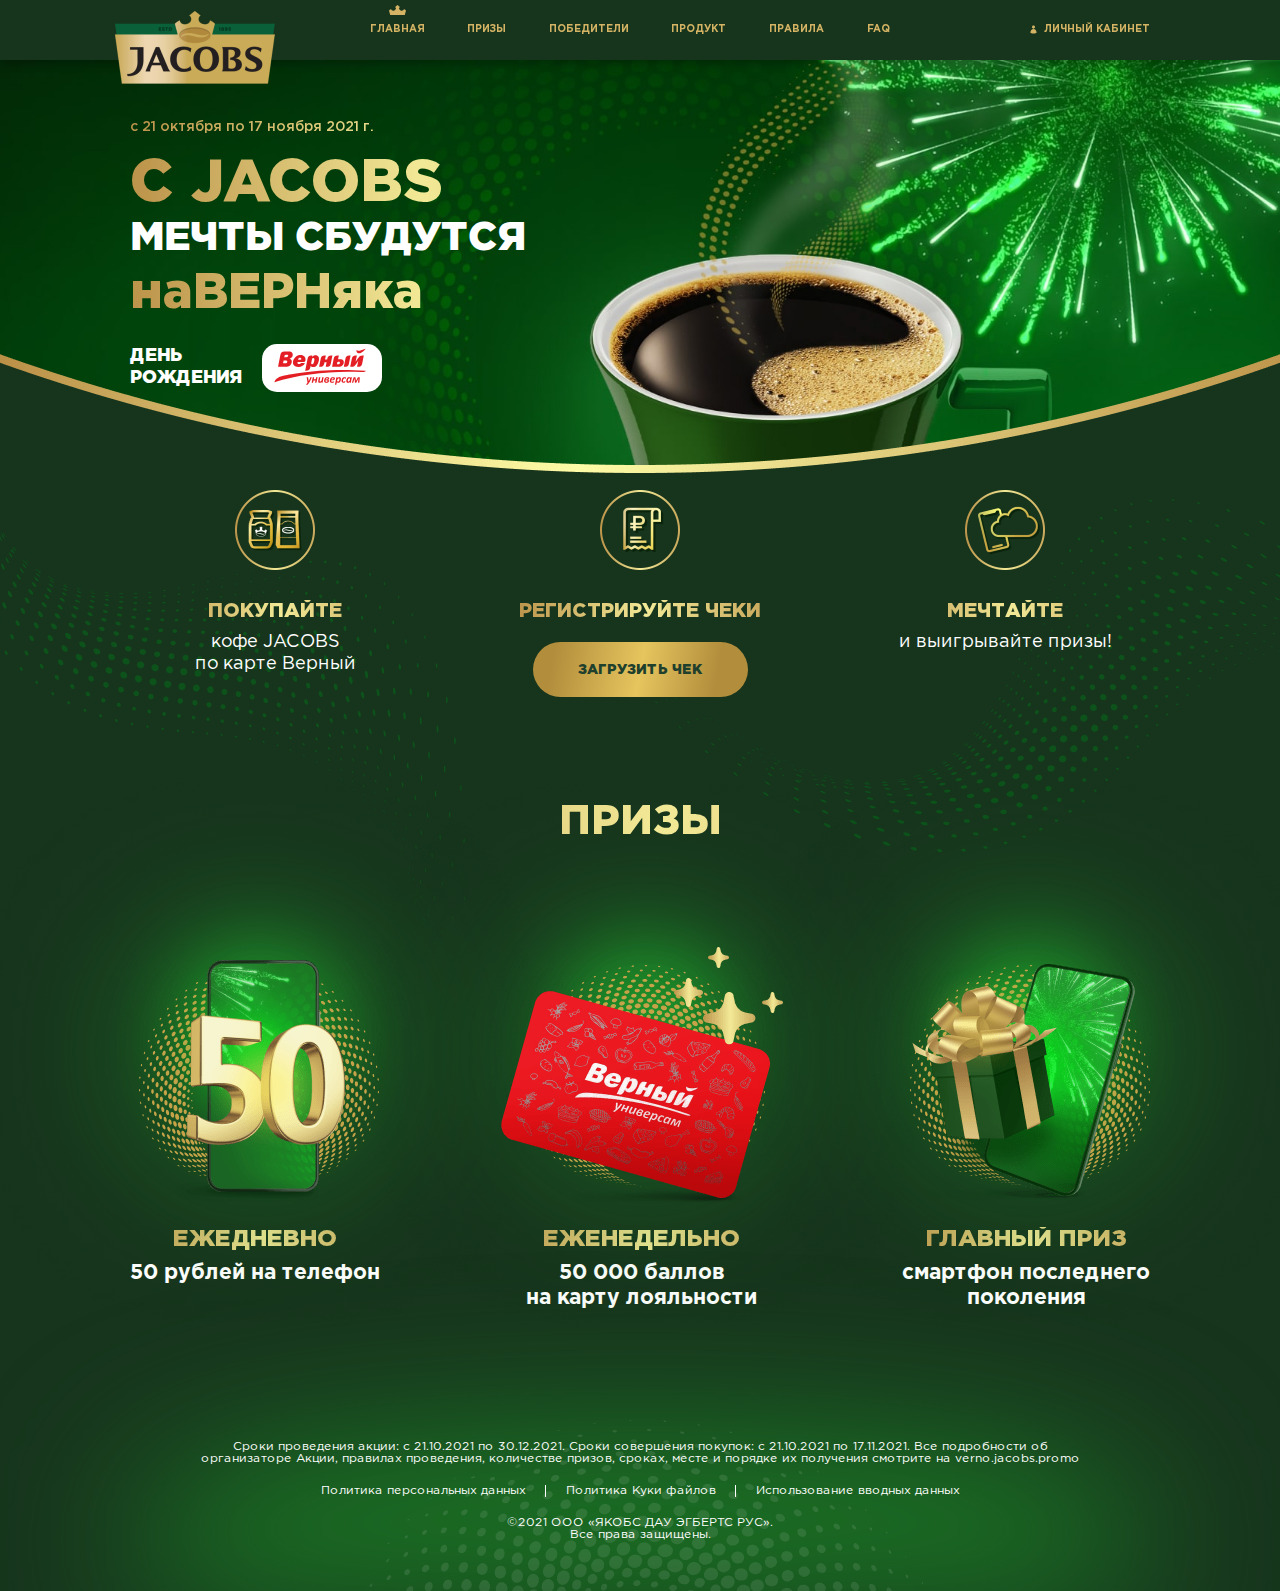
<file: index.html>
<!DOCTYPE html>
<html lang="en">
<head>
	<meta charset="UTF-8">
	<title>Jacobs Верный</title>
	<meta http-equiv="X-UA-Compatible" content="IE=edge">
    <meta name="viewport" content="width=device-width, initial-scale=1.0, maximum-scale=1.0, minimum-scale=1.0, user-scalable=no">
    <meta name="format-detection" content="telephone=no">
    <link rel="shortcut icon" href="img/favicon.png" type="image/png">
	<link rel="stylesheet" href="fonts/stylesheet.css">
	<link rel="stylesheet" href="libs/select2/select2.min.css">
	<link rel="stylesheet" href="libs/scrollbar/jquery.scrollbar.css">
	<link rel="stylesheet" href="css/styles.css">
	<!--[if lte IE 9]>
    <script src="http://phpbbex.com/oldies/oldies.js" charset="utf-8"></script>
    <script src="https://oss.maxcdn.com/html5shiv/3.7.3/html5shiv.min.js"></script>
    <script src="https://oss.maxcdn.com/respond/1.4.2/respond.min.js"></script>
    <![endif]-->
</head>
<body>
	<div class="wrapper">
		<div class="content">
			<header>
				<div class="menu">
					<a href="index.html" class="logo">
						<img src="img/logo.png" alt="">
					</a>
					<a href="#!" class="burger"></a>
					<nav class="menu-links">
						<a href="#main" class="menu-link anchor active">Главная</a>
						<a href="#prizes" class="menu-link anchor">Призы</a>
						<a href="winners.html" class="menu-link">Победители</a>
						<a href="product.html" class="menu-link">Продукт</a>
						<a href="#!" class="menu-link" target="_blank">Правила</a>
						<a href="faq.html" class="menu-link">FAQ</a>
						<a href="lk.html" class="menu-link login-link pop-op" data-popup="auth">Личный кабинет</a>
					</nav>
				</div>
			</header>
			<section id="main" class="main-block">
				<div class="kv"></div>
				<div class="main-circle"></div>
				<div class="container">
					<div class="kv-info">
						<div class="kv-date">с 21 октября <br class="mobile-visible">по 17 ноября 2021 г.</div>
						<div class="kv-title1">C JACOBS</div>
						<div class="kv-title2">мечты сбудутся</div>
						<div class="kv-title3">наВЕРНяка</div>
						<div class="kv-text">
							День <br>рождения
							<img src="img/logo-verny.svg" alt="">
						</div>
					</div>
					<div class="steps">
						<div class="steps-decor"></div>
						<div class="step">
							<div class="step-img">
								<img src="img/step1.png" alt="">
							</div>
							<div class="step-title">покупайте</div>
							<div class="step-text">кофе JACOBS <br>по карте Верный</div>
						</div>
						<div class="step">
							<div class="step-img">
								<img src="img/step2.png" alt="">
							</div>
							<div class="step-title">регистрируйте чеки</div>
							<div class="step-text"></div>
							<div class="btn-wrapper">
								<a href="#!" class="btn pop-op" data-popup="auth">Загрузить чек</a>
							</div>
						</div>
						<div class="step">
							<div class="step-img">
								<img src="img/step3.png" alt="">
							</div>
							<div class="step-title">мечтайте</div>
							<div class="step-text">и выигрывайте призы!</div>
						</div>
					</div>
				</div>
			</section>
			<section id="prizes" class="main-prize-block">
				<div class="container">
					<div class="page-title prizes-title">Призы</div>
					<div class="prizes main-prizes">
						<div class="prize">
							<div class="prize-img">
								<img srcset="img/prizes/50.png 1x, img/prizes/50@2x.png 2x" alt="">
							</div>
							<div class="prize-title">ЕЖЕДНЕВНО</div>
							<div class="prize-text">50 рублей на телефон</div>
						</div>
						<div class="prize">
							<div class="prize-img">
								<img srcset="img/prizes/card.png 1x, img/prizes/card@2x.png 2x" alt="">
							</div>
							<div class="prize-title">ЕЖЕНЕДЕЛЬНО</div>
							<div class="prize-text">50 000 баллов <br>на карту лояльности</div>
						</div>
						<div class="prize">
							<div class="prize-img">
								<img srcset="img/prizes/main-prize.png 1x, img/prizes/main-prize@2x.png 2x" alt="">
							</div>
							<div class="prize-title">главный приз</div>
							<div class="prize-text">смартфон последнего <br>поколения</div>
						</div>
					</div>
				</div>
			</section>
		</div>
		<footer>
			<div class="container">
				<div class="footer-text">
					Сроки проведения акции: с 21.10.2021 по 30.12.2021. Сроки совершения покупок: с 21.10.2021 по 17.11.2021. Все подробности об организаторе Акции, правилах проведения, количестве призов, сроках, месте и порядке их получения смотрите на verno.jacobs.promo
				</div>
				<div class="footer-links">
					<a href="#!" target="_blank">Политика персональных данных</a>
					<a href="#!" target="_blank">Политика Куки файлов</a>
					<a href="#!" target="_blank">Использование вводных данных</a>
				</div>
				<div class="copyright">©2021 ООО «ЯКОБС ДАУ ЭГБЕРТС РУС». <br>Все права защищены.</div>
			</div>
		</footer>
	</div>
	<div class="popups">
		<div id="auth" class="popup">
			<div class="popup__wrap">
				<a href="#!" class="close-popup js-close-popup"></a>
                <div class="popup__inner">
                    <div class="popup__title">Вход</div>
                    <div class="popup__error"></div>
                    <form class="popup-form">
                    	<div class="input-field">
                    		<input type="text" name="email" placeholder="E-mail" required>
                    	</div>
                    	<div class="input-field mb30">
                    		<input type="password" name="password" placeholder="Пароль" required>
                    	</div>
                    	<a href="#!" class="link restore-link pop-op" data-popup="restore-password">Я не помню свой пароль</a>
                    	<div class="btn-wrapper">
							<button class="btn">Войти</button>
						</div>
                    </form>
                    <div class="reg-text">
                    	Если вы впервые <br>на сайте, то вам необходимо
                    	<a href="#!" class="link popup-link pop-op" data-popup="reg">Зарегистрироваться</a>
                    </div>
                </div>
            </div>
		</div>
		<div id="reg" class="popup">
			<div class="popup__wrap">
				<a href="#!" class="close-popup js-close-popup"></a>
                <div class="popup__inner">
                    <div class="popup__title">Регистрация</div>
                    <div class="popup__error"></div>
                    <form class="popup-form">
                    	<div class="input-field">
                    		<label for="lastName">Фамилия</label>
                    		<input type="text" name="lastName" placeholder="Фамилия" required>
                    	</div>
                    	<div class="input-field">
                    		<label for="firstName">Имя</label>
                    		<input type="text" name="firstName" placeholder="Имя" required>
                    	</div>
                    	<div class="input-field">
                    		<label for="patronymic">Отчество</label>
                    		<input type="text" name="patronymic" placeholder="Отчество" required>
                    	</div>
                    	<div class="input-field">
                    		<label for="phone">E-mail</label>
                    		<input type="text" name="email" placeholder="E-mail" required>                    		
                    	</div>
                    	<div class="input-field">
                    		<label for="phone">Номер телефона</label>
                    		<input type="text" name="phone" class="phone-mask" placeholder="Номер телефона" required>                    		
                    	</div>
                    	<div class="checkbox-wrapper">
							<div class="input-field checkbox-field">
	                            <label for="check-rules" class="checkbox">
	                                <input id="check-rules" name="check-rules" type="checkbox" required>
	                                <span class="checkmark"></span>
	                                <span class="checkbox-text">Я согласен с <a href="#!" class="rules-link link" target="_blank">Правилами акции</a></span>
	                            </label> 
	                        </div>
	                        <div class="input-field checkbox-field">
	                            <label for="check-data" class="checkbox">
	                                <input id="check-data" name="check-data" type="checkbox" required>
	                                <span class="checkmark"></span>
	                                <span class="checkbox-text">Я согласен на обработку моих <a href="#!" class="rules-link link" target="_blank">персональных данных</a></span>
	                            </label> 
	                        </div>
						</div>
						<div class="btn-wrapper">
							<a href="#!" class="btn pop-op" data-popup="reg-success">Зарегистрироваться</a>
							<!-- <button class="btn">Зарегистрироваться</button> -->
						</div>
                    </form>
                </div>
            </div>
		</div>
		<div id="reg-success" class="popup">
			<div class="popup__wrap">
				<a href="#!" class="close-popup js-close-popup"></a>
                <div class="popup__inner">
                	<div class="popup__title">Регистрация пройдена</div>
                    <div class="popup__desc">Пароль для входа на сайт <br>отправлен на email, указанный <br>при регистрации</div>
                    <div class="btn-wrapper">
						<a href="#!" class="btn pop-op" data-popup="auth">Войти</a>
					</div>
                </div>
            </div>
		</div>
		<div id="restore-password" class="popup">
			<div class="popup__wrap">
				<a href="#!" class="close-popup js-close-popup"></a>
                <div class="popup__inner">
                    <div class="popup__title">Восстановление <br>пароля</div>
                    <form class="popup-form">
                    	<div class="popup__desc before-send">Введите email, указанный <br>при регистрации. Мы вышлем туда <br>новый пароль.</div>
                    	<div class="popup__desc after-send" style="display: none;">Пароль был отправлен в сообщении</div>
                    	<div class="input-field">
                    		<input type="text" name="email" placeholder="E-mail" required>
                    	</div>
                    	<div class="input-field mb30">
							<span class="clock-text" style="display: none;">Можно отправить повторно через <span class="clock"></span></span>
                    	</div>
                    	<div class="btn-wrapper">
							<button class="btn">Получить пароль</button>
						</div>
                    </form>
                </div>
            </div>
		</div>
		<div id="feedback-success" class="popup">
			<div class="popup__wrap">
				<a href="#!" class="close-popup js-close-popup"></a>
                <div class="popup__inner">
                	<div class="popup__title">Ваше обращение <br>принято</div>
                    <div class="popup__desc">Ожидайте ответа на указанную <br>электронную почту. Спасибо!</div>
                    <div class="btn-wrapper">
						<a href="#!" class="btn js-close-popup">Понятно</a>
					</div>
                </div>
            </div>
		</div>
	</div>

	<script src="libs/jquery-3.5.1.min.js"></script>
	<script src="libs/select2/select2.min.js"></script>
	<script src="libs/jquery.validate.min.js"></script>
	<script src="libs/scrollbar/jquery.scrollbar.min.js"></script>
	<script src="libs/jquery.inputmask.min.js"></script>
	<script src="libs/jquery.countdown.min.js"></script>
	<script src="libs/slick.min.js"></script>
	<script src="js/scripts.js"></script>
</body>
</html>
</file>
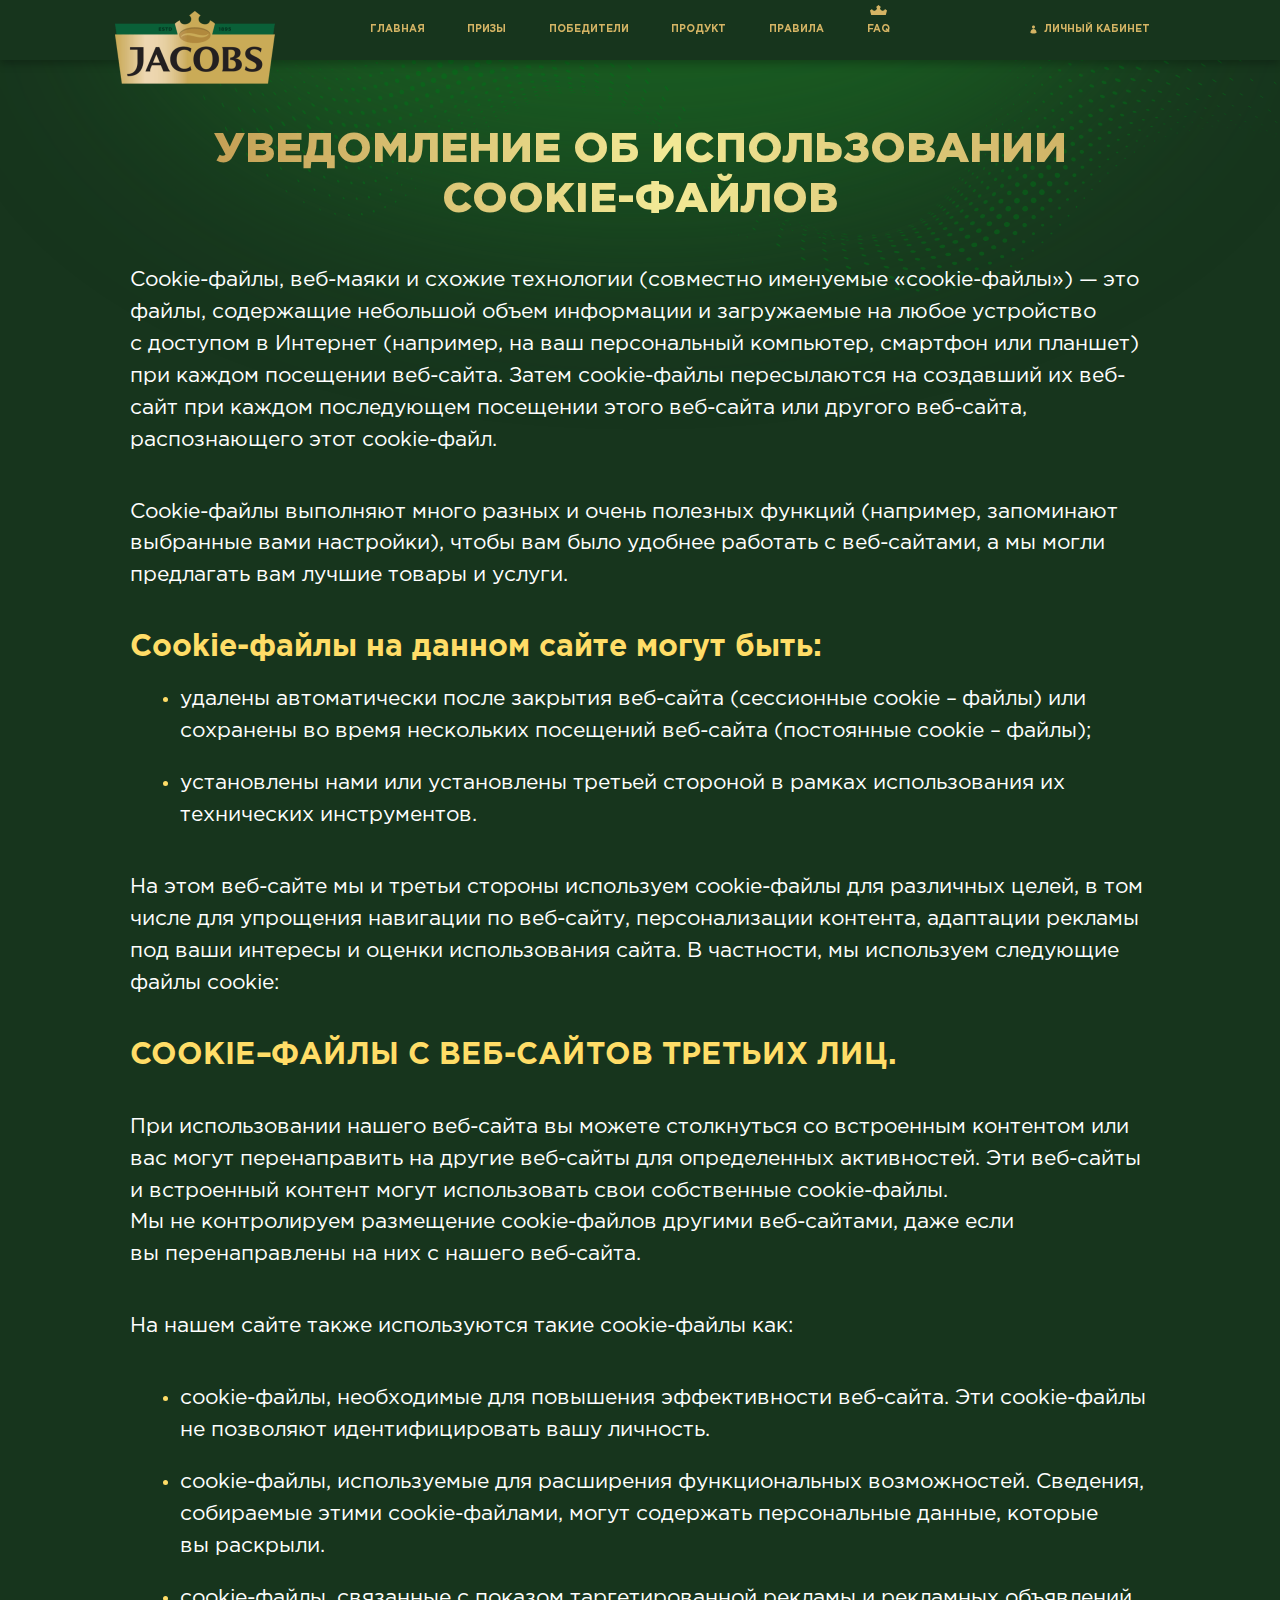
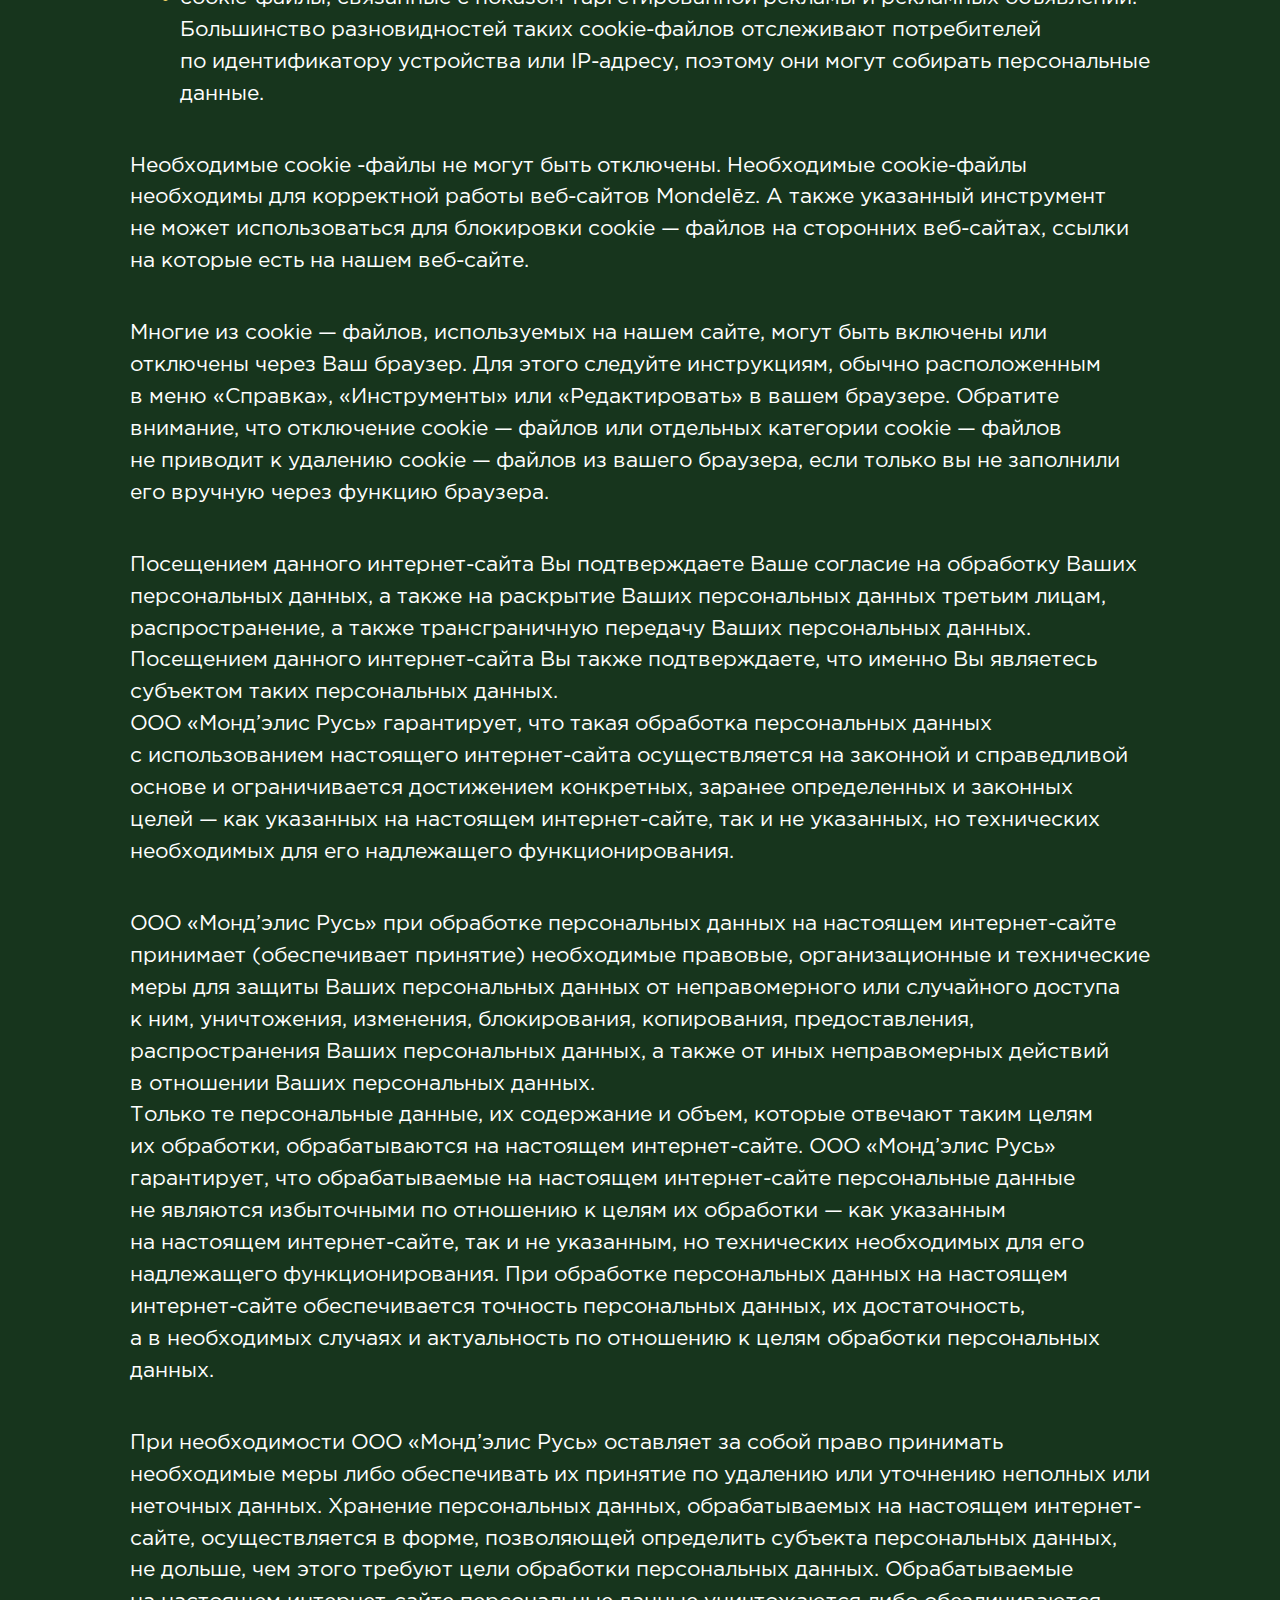
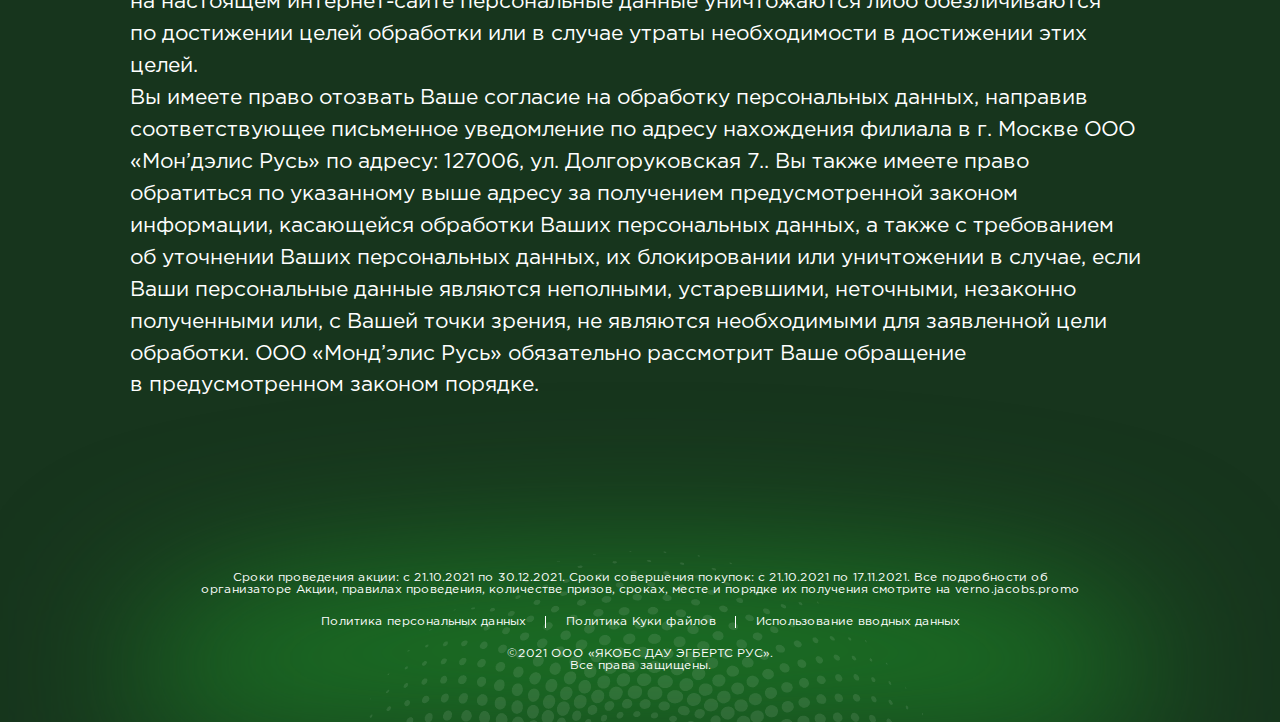
<file: cookies.html>
<!DOCTYPE html>
<html lang="en">
<head>
	<meta charset="UTF-8">
	<title>Jacobs Карта Мечты</title>
	<meta http-equiv="X-UA-Compatible" content="IE=edge">
    <meta name="viewport" content="width=device-width, initial-scale=1.0, maximum-scale=1.0, minimum-scale=1.0, user-scalable=no">
    <meta name="format-detection" content="telephone=no">
    <link rel="shortcut icon" href="img/favicon.png" type="image/png">
	<link rel="stylesheet" href="fonts/stylesheet.css">
	<link rel="stylesheet" href="libs/select2/select2.min.css">
	<link rel="stylesheet" href="libs/scrollbar/jquery.scrollbar.css">
	<link rel="stylesheet" href="css/styles.css">
	<!--[if lte IE 9]>
    <script src="http://phpbbex.com/oldies/oldies.js" charset="utf-8"></script>
    <script src="https://oss.maxcdn.com/html5shiv/3.7.3/html5shiv.min.js"></script>
    <script src="https://oss.maxcdn.com/respond/1.4.2/respond.min.js"></script>
    <![endif]-->
</head>
<body>
	<div class="wrapper">
		<div class="content">
			<header>
				<div class="menu">
					<a href="index.html" class="logo">
						<img src="img/logo.png" alt="">
					</a>
					<a href="#!" class="burger"></a>
					<nav class="menu-links">
						<a href="index.html" class="menu-link">Главная</a>
						<a href="index.html#prizes" class="menu-link">Призы</a>
						<a href="winners.html" class="menu-link">Победители</a>
						<a href="product.html" class="menu-link">Продукт</a>
						<a href="#!" class="menu-link" target="_blank">Правила</a>
						<a href="faq.html" class="menu-link active">FAQ</a>
						<a href="lk.html" class="menu-link login-link pop-op" data-popup="auth">Личный кабинет</a>
					</nav>
				</div>
			</header>
			<section class="inner-page cookies-page">
				<div class="inner-decor"></div>
				<div id="bl_text" class="container">
					<div class="page-title main-cookie-h1">Уведомление об использовании <br>Cookie-файлов</div>
			        <p>
			            Cookie-файлы, веб-маяки и&nbsp;схожие технологии (совместно именуемые &laquo;cookie-файлы&raquo;)&nbsp;&mdash; это файлы, содержащие небольшой объем информации и&nbsp;загружаемые на&nbsp;любое устройство с&nbsp;доступом в&nbsp;Интернет (например, на&nbsp;ваш персональный компьютер, смартфон или планшет) при каждом посещении веб-сайта. Затем cookie-файлы пересылаются на&nbsp;создавший их&nbsp;веб-сайт при каждом последующем посещении этого веб-сайта или другого веб-сайта, распознающего этот cookie-файл.
			        </p>
			        <p>
			            Cookie-файлы выполняют много разных и&nbsp;очень полезных функций (например, запоминают выбранные вами настройки), чтобы вам было удобнее работать с&nbsp;веб-сайтами, а&nbsp;мы&nbsp;могли предлагать вам лучшие товары и&nbsp;услуги.
			        </p>
			        <h3 class="main-cookie-h3">Cookie-файлы на данном сайте могут быть:</h3>
			        <ul class="cookie-text-ul">
			            <li><span>удалены автоматически после закрытия веб-сайта (сессионные cookie – файлы) или сохранены во время нескольких посещений веб-сайта (постоянные cookie – файлы);</span></li>
			            <li><span>установлены нами или установлены третьей стороной в рамках использования их технических инструментов.</span></li>
			        </ul>
			        <p>
			            На&nbsp;этом веб-сайте мы&nbsp;и&nbsp;третьи стороны используем cookie-файлы для различных целей, в&nbsp;том числе для упрощения навигации по&nbsp;веб-сайту, персонализации контента, адаптации рекламы под ваши интересы и&nbsp;оценки использования сайта. В&nbsp;частности, мы&nbsp;используем следующие файлы cookie:
			        </p>
			        <!-- OneTrust Cookies List start -->
			        <div id="ot-sdk-cookie-policy"></div>
			        <!-- OneTrust Cookies List end -->
			        <h2 class="main-cookie-h2">COOKIE–ФАЙЛЫ С ВЕБ-САЙТОВ ТРЕТЬИХ ЛИЦ.</h2>
			        <p>
			            При использовании нашего веб-сайта вы&nbsp;можете столкнуться со&nbsp;встроенным контентом или вас могут перенаправить на&nbsp;другие веб-сайты для определенных активностей. Эти веб-сайты и&nbsp;встроенный контент могут использовать свои собственные cookie-файлы. Мы&nbsp;не&nbsp;контролируем размещение cookie-файлов другими веб-сайтами, даже если вы&nbsp;перенаправлены на&nbsp;них с&nbsp;нашего веб-сайта.
			        </p>
			        <p>
			            На&nbsp;нашем сайте также используются такие cookie-файлы как:
			        </p>
			        <ul class="cookie-text-ul">
			            <li><span>cookie-файлы, необходимые для повышения эффективности веб-сайта. Эти cookie-файлы не&nbsp;позволяют идентифицировать вашу личность.</span></li>
			            <li><span>cookie-файлы, используемые для расширения функциональных возможностей. Сведения, собираемые этими cookie-файлами, могут содержать персональные данные, которые вы&nbsp;раскрыли.</span></li> 
			            <li><span>cookie-файлы, связанные с&nbsp;показом таргетированной рекламы и&nbsp;рекламных объявлений. Большинство разновидностей таких cookie-файлов отслеживают потребителей по&nbsp;идентификатору устройства или IP-адресу, поэтому они могут собирать персональные данные.</span></li>
			        </ul>
			        <p>
			            Необходимые cookie -файлы не&nbsp;могут быть отключены. Необходимые cookie-файлы необходимы для корректной работы веб-сайтов Mondelēz. А&nbsp;также указанный инструмент не&nbsp;может использоваться для блокировки cookie&nbsp;&mdash; файлов на&nbsp;сторонних веб-сайтах, ссылки на&nbsp;которые есть на&nbsp;нашем веб-сайте.
			        </p>
			        <p>
			            Многие из&nbsp;cookie&nbsp;&mdash; файлов, используемых на&nbsp;нашем сайте, могут быть включены или отключены через Ваш браузер. Для этого следуйте инструкциям, обычно расположенным в&nbsp;меню &laquo;Справка&raquo;, &laquo;Инструменты&raquo; или &laquo;Редактировать&raquo; в&nbsp;вашем браузере. Обратите внимание, что отключение cookie&nbsp;&mdash; файлов или отдельных категории cookie&nbsp;&mdash; файлов не&nbsp;приводит к&nbsp;удалению cookie&nbsp;&mdash; файлов из&nbsp;вашего браузера, если только вы&nbsp;не&nbsp;заполнили его вручную через функцию браузера.
			        </p>
			        <p>
					    Посещением данного интернет-сайта Вы&nbsp;подтверждаете Ваше согласие на&nbsp;обработку Ваших персональных данных, а&nbsp;также на&nbsp;раскрытие Ваших персональных данных третьим лицам, распространение, а&nbsp;также трансграничную передачу Ваших персональных данных. Посещением данного интернет-сайта Вы&nbsp;также подтверждаете, что именно&nbsp;Вы являетесь субъектом таких персональных данных. <br>
					    ООО &laquo;Монд&rsquo;элис Русь&raquo; гарантирует, что такая обработка персональных данных с&nbsp;использованием настоящего интернет-сайта осуществляется на&nbsp;законной и&nbsp;справедливой основе и&nbsp;ограничивается достижением конкретных, заранее определенных и&nbsp;законных целей&nbsp;&mdash; как указанных на&nbsp;настоящем интернет-сайте, так и&nbsp;не&nbsp;указанных, но&nbsp;технических необходимых для его надлежащего функционирования.
					</p>
					<p>
						ООО &laquo;Монд&rsquo;элис Русь&raquo; при обработке персональных данных на&nbsp;настоящем интернет-сайте принимает (обеспечивает принятие) необходимые правовые, организационные и&nbsp;технические меры для защиты Ваших персональных данных от&nbsp;неправомерного или случайного доступа к&nbsp;ним, уничтожения, изменения, блокирования, копирования, предоставления, распространения Ваших персональных данных, а&nbsp;также от&nbsp;иных неправомерных действий в&nbsp;отношении Ваших персональных данных. <br>
						Только те&nbsp;персональные данные, их&nbsp;содержание и&nbsp;объем, которые отвечают таким целям их&nbsp;обработки, обрабатываются на&nbsp;настоящем интернет-сайте. ООО &laquo;Монд&rsquo;элис Русь&raquo; гарантирует, что обрабатываемые на&nbsp;настоящем интернет-сайте персональные данные не&nbsp;являются избыточными по&nbsp;отношению к&nbsp;целям их&nbsp;обработки&nbsp;&mdash; как указанным на&nbsp;настоящем интернет-сайте, так и&nbsp;не&nbsp;указанным, но&nbsp;технических необходимых для его надлежащего функционирования. При обработке персональных данных на&nbsp;настоящем интернет-сайте обеспечивается точность персональных данных, их&nbsp;достаточность, а&nbsp;в&nbsp;необходимых случаях и&nbsp;актуальность по&nbsp;отношению к&nbsp;целям обработки персональных данных. 
					</p>
					<p> 
						При необходимости ООО &laquo;Монд&rsquo;элис Русь&raquo; оставляет за&nbsp;собой право принимать необходимые меры либо обеспечивать их&nbsp;принятие по&nbsp;удалению или уточнению неполных или неточных данных. Хранение персональных данных, обрабатываемых на&nbsp;настоящем интернет-сайте, осуществляется в&nbsp;форме, позволяющей определить субъекта персональных данных, не&nbsp;дольше, чем этого требуют цели обработки персональных данных. Обрабатываемые на&nbsp;настоящем интернет-сайте персональные данные уничтожаются либо обезличиваются по&nbsp;достижении целей обработки или в&nbsp;случае утраты необходимости в&nbsp;достижении этих целей. <br>
						Вы&nbsp;имеете право отозвать Ваше согласие на&nbsp;обработку персональных данных, направив соответствующее письменное уведомление по&nbsp;адресу нахождения филиала в&nbsp;г. Москве ООО &laquo;Мон&rsquo;дэлис Русь&raquo; по&nbsp;адресу: 127006, ул. Долгоруковская&nbsp;7.. Вы&nbsp;также имеете право обратиться по&nbsp;указанному выше адресу за&nbsp;получением предусмотренной законом информации, касающейся обработки Ваших персональных данных, а&nbsp;также с&nbsp;требованием об&nbsp;уточнении Ваших персональных данных, их&nbsp;блокировании или уничтожении в&nbsp;случае, если Ваши персональные данные являются неполными, устаревшими, неточными, незаконно полученными или, с&nbsp;Вашей точки зрения, не&nbsp;являются необходимыми для заявленной цели обработки. ООО &laquo;Монд&rsquo;элис Русь&raquo; обязательно рассмотрит Ваше обращение в&nbsp;предусмотренном законом порядке.
					</p>
				</div>
			</section>
		</div>
		<footer>
			<div class="container">
				<div class="footer-text">
					Сроки проведения акции: с 21.10.2021 по 30.12.2021. Сроки совершения покупок: с 21.10.2021 по 17.11.2021. Все подробности об организаторе Акции, правилах проведения, количестве призов, сроках, месте и порядке их получения смотрите на verno.jacobs.promo
				</div>
				<div class="footer-links">
					<a href="#!" target="_blank">Политика персональных данных</a>
					<a href="#!" target="_blank">Политика Куки файлов</a>
					<a href="#!" target="_blank">Использование вводных данных</a>
				</div>
				<div class="copyright">©2021 ООО «ЯКОБС ДАУ ЭГБЕРТС РУС». <br>Все права защищены.</div>
			</div>
		</footer>
	</div>
	<div class="popups">
		<div id="auth" class="popup">
			<div class="popup__wrap">
				<a href="#!" class="close-popup js-close-popup"></a>
                <div class="popup__inner">
                    <div class="popup__title">Вход</div>
                    <div class="popup__error"></div>
                    <form class="popup-form">
                    	<div class="input-field">
                    		<input type="text" name="email" placeholder="E-mail" required>
                    	</div>
                    	<div class="input-field mb30">
                    		<input type="password" name="password" placeholder="Пароль" required>
                    	</div>
                    	<a href="#!" class="link restore-link pop-op" data-popup="restore-password">Я не помню свой пароль</a>
                    	<div class="btn-wrapper">
							<button class="btn">Войти</button>
						</div>
                    </form>
                    <div class="reg-text">
                    	Если вы впервые <br>на сайте, то вам необходимо
                    	<a href="#!" class="link popup-link pop-op" data-popup="reg">Зарегистрироваться</a>
                    </div>
                </div>
            </div>
		</div>
		<div id="reg" class="popup">
			<div class="popup__wrap">
				<a href="#!" class="close-popup js-close-popup"></a>
                <div class="popup__inner">
                    <div class="popup__title">Регистрация</div>
                    <div class="popup__error"></div>
                    <form class="popup-form">
                    	<div class="input-field">
                    		<label for="lastName">Фамилия</label>
                    		<input type="text" name="lastName" placeholder="Фамилия" required>
                    	</div>
                    	<div class="input-field">
                    		<label for="firstName">Имя</label>
                    		<input type="text" name="firstName" placeholder="Имя" required>
                    	</div>
                    	<div class="input-field">
                    		<label for="patronymic">Отчество</label>
                    		<input type="text" name="patronymic" placeholder="Отчество" required>
                    	</div>
                    	<div class="input-field">
                    		<label for="phone">E-mail</label>
                    		<input type="text" name="email" placeholder="E-mail" required>                    		
                    	</div>
                    	<div class="input-field">
                    		<label for="phone">Номер телефона</label>
                    		<input type="text" name="phone" class="phone-mask" placeholder="Номер телефона" required>                    		
                    	</div>
                    	<div class="checkbox-wrapper">
							<div class="input-field checkbox-field">
	                            <label for="check-rules" class="checkbox">
	                                <input id="check-rules" name="check-rules" type="checkbox" required>
	                                <span class="checkmark"></span>
	                                <span class="checkbox-text">Я согласен с <a href="#!" class="rules-link link" target="_blank">Правилами акции</a></span>
	                            </label> 
	                        </div>
	                        <div class="input-field checkbox-field">
	                            <label for="check-data" class="checkbox">
	                                <input id="check-data" name="check-data" type="checkbox" required>
	                                <span class="checkmark"></span>
	                                <span class="checkbox-text">Я согласен на обработку моих <a href="#!" class="rules-link link" target="_blank">персональных данных</a></span>
	                            </label> 
	                        </div>
						</div>
						<div class="btn-wrapper">
							<a href="#!" class="btn pop-op" data-popup="reg-success">Зарегистрироваться</a>
							<!-- <button class="btn">Зарегистрироваться</button> -->
						</div>
                    </form>
                </div>
            </div>
		</div>
		<div id="reg-success" class="popup">
			<div class="popup__wrap">
				<a href="#!" class="close-popup js-close-popup"></a>
                <div class="popup__inner">
                	<div class="popup__title">Регистрация пройдена</div>
                    <div class="popup__desc">Пароль отправлен в СМС <br>на номер телефона, указанный при регистрации</div>
                    <div class="btn-wrapper">
						<a href="#!" class="btn pop-op" data-popup="auth">Войти</a>
					</div>
                </div>
            </div>
		</div>
		<div id="restore-password" class="popup">
			<div class="popup__wrap">
				<a href="#!" class="close-popup js-close-popup"></a>
                <div class="popup__inner">
                    <div class="popup__title">Восстановление <br>пароля</div>
                    <form class="popup-form">
                    	<div class="popup__desc before-send">Введите email, указанный <br>при регистрации. Мы вышлем туда <br>новый пароль.</div>
                    	<div class="popup__desc after-send" style="display: none;">Пароль был отправлен в сообщении</div>
                    	<div class="input-field">
                    		<input type="text" name="email" placeholder="E-mail" required>
                    	</div>
                    	<div class="input-field mb30">
							<span class="clock-text" style="display: none;">Можно отправить повторно через <span class="clock"></span></span>
                    	</div>
                    	<div class="btn-wrapper">
							<button class="btn">Получить пароль</button>
						</div>
                    </form>
                </div>
            </div>
		</div>
		<div id="feedback-success" class="popup">
			<div class="popup__wrap">
				<a href="#!" class="close-popup js-close-popup"></a>
                <div class="popup__inner">
                	<div class="popup__title">Ваше обращение <br>принято</div>
                    <div class="popup__desc">Ожидайте ответа на указанную <br>электронную почту. Спасибо!</div>
                    <div class="btn-wrapper">
						<a href="#!" class="btn js-close-popup">Понятно</a>
					</div>
                </div>
            </div>
		</div>
	</div>

	<script src="libs/jquery-3.5.1.min.js"></script>
	<script src="libs/select2/select2.min.js"></script>
	<script src="libs/jquery.validate.min.js"></script>
	<script src="libs/scrollbar/jquery.scrollbar.min.js"></script>
	<script src="libs/jquery.inputmask.min.js"></script>
	<script src="libs/jquery.countdown.min.js"></script>
	<script src="libs/slick.min.js"></script>
	<script src="js/scripts.js"></script>
</body>
</html>
</file>
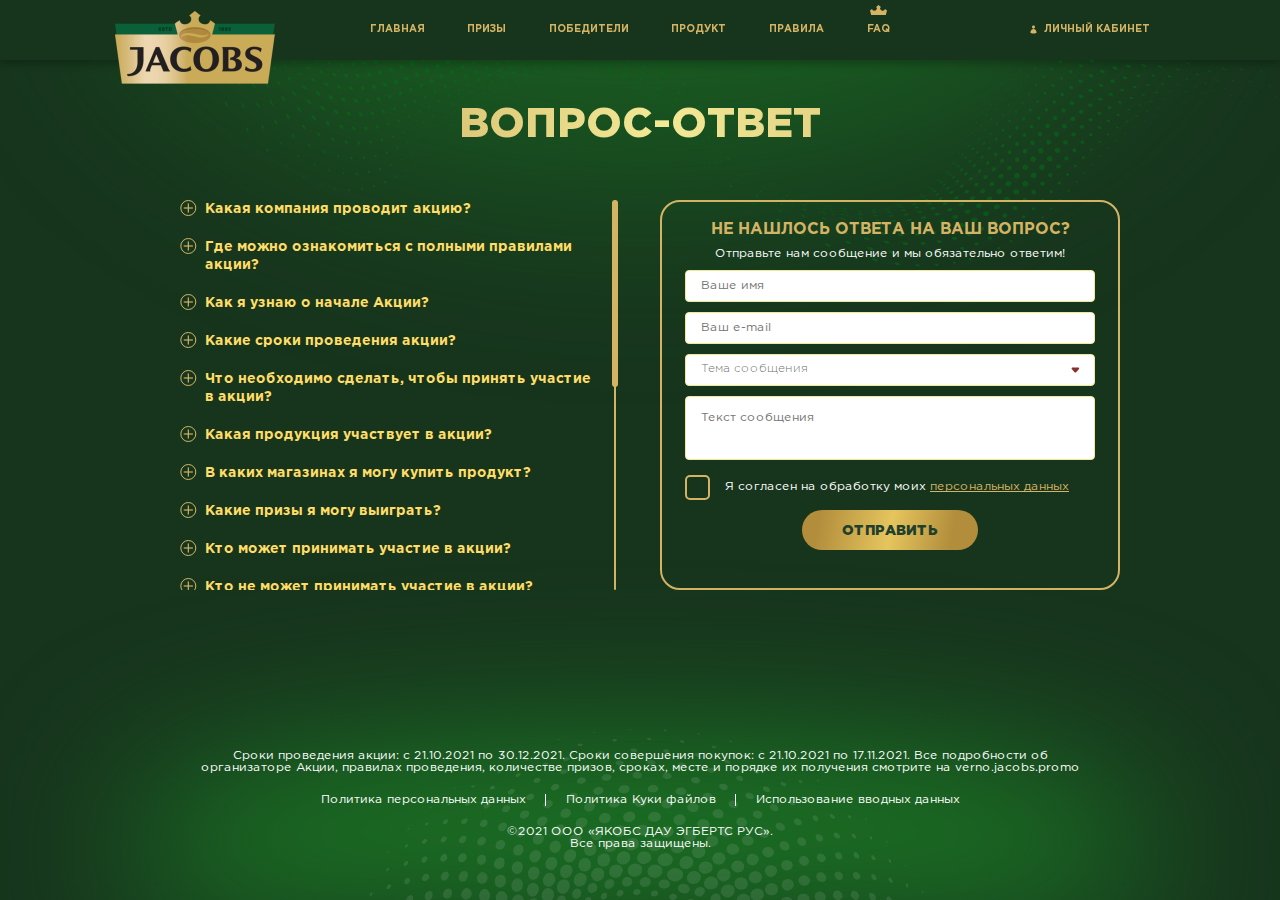
<file: faq.html>
<!DOCTYPE html>
<html lang="en">
<head>
	<meta charset="UTF-8">
	<title>Jacobs Верный</title>
	<meta http-equiv="X-UA-Compatible" content="IE=edge">
    <meta name="viewport" content="width=device-width, initial-scale=1.0, maximum-scale=1.0, minimum-scale=1.0, user-scalable=no">
    <meta name="format-detection" content="telephone=no">
    <link rel="shortcut icon" href="img/favicon.png" type="image/png">
	<link rel="stylesheet" href="fonts/stylesheet.css">
	<link rel="stylesheet" href="libs/select2/select2.min.css">
	<link rel="stylesheet" href="libs/scrollbar/jquery.scrollbar.css">
	<link rel="stylesheet" href="css/styles.css">
	<!--[if lte IE 9]>
    <script src="http://phpbbex.com/oldies/oldies.js" charset="utf-8"></script>
    <script src="https://oss.maxcdn.com/html5shiv/3.7.3/html5shiv.min.js"></script>
    <script src="https://oss.maxcdn.com/respond/1.4.2/respond.min.js"></script>
    <![endif]-->
</head>
<body>
	<div class="wrapper">
		<div class="content">
			<header>
				<div class="menu">
					<a href="index.html" class="logo">
						<img src="img/logo.png" alt="">
					</a>
					<a href="#!" class="burger"></a>
					<nav class="menu-links">
						<a href="index.html" class="menu-link">Главная</a>
						<a href="index.html#prizes" class="menu-link">Призы</a>
						<a href="winners.html" class="menu-link">Победители</a>
						<a href="product.html" class="menu-link">Продукт</a>
						<a href="#!" class="menu-link" target="_blank">Правила</a>
						<a href="faq.html" class="menu-link active">FAQ</a>
						<a href="lk.html" class="menu-link login-link pop-op" data-popup="auth">Личный кабинет</a>
					</nav>
				</div>
			</header>
			<section class="inner-page faq-page">
				<div class="inner-decor"></div>
				<div class="container">
					<div class="page-title">Вопрос-ответ</div>
					<div class="faq-container">
						<div class="faq-wrap accordion-wrap">
							<div class="faq-item">
								<div class="faq-item-title accordion-title">Какая компания проводит акцию?</div>
								<div class="faq-item-text">
									Организатором Акции является ООО «ЯКОБС ДАУ ЭГБЕРТС РУС» <br>
									Место нахождения: 188508, Ленинградская обл., Ломоносовский муниципальный р-н, Виллозское городское поселение, территория Северная часть производственной зоны Горелово, проезд 8-й. дом 1.
									Банковские реквизиты: ИНН 4725001168, КПП 472501001, <br>

									Оператором Акции является НАО «ЭМГ Промо» <br>
									Место нахождения: 115172, г. Москва, вн.тер.г. муниципальный округ Таганский, ул. Народная, д. 14, стр. 3, подв., помещение II, ком. 5.
									Банковские реквизиты: ИНН 7701632924, КПП 770501001, р/c 40702810308360000365 в Филиал Центральный ПАО Банка «ФК Открытие» г. Москва, улица Спартаковская, дом 5, строение 1, к/с 30101810945250000297, БИК 044525297
								</div>
							</div>
							<div class="faq-item">
								<div class="faq-item-title accordion-title">Где можно ознакомиться с полными правилами акции?</div>
								<div class="faq-item-text">
									С полными Правилами Акции Участник может ознакомиться по ссылке <a href="/Rules.pdf" class="link" target="_blank">verno.jacobs.promo</a>.<br>
									Дополнительную интересующую информацию об условиях участия и проведения Акции, можно узнать на сайте Акции <a href="https://verno.jacobs.promo" class="link">verno.jacobs.promo</a>, заполнив форму обратной связи, а также отправив письмо на электронный ящик <a href="mailto:support@verno.jacobs.promo" class="link">support@verno.jacobs.promo</a>.
								</div>
							</div>
							<div class="faq-item">
								<div class="faq-item-title accordion-title">Как я узнаю о начале Акции?</div>
								<div class="faq-item-text">
									До старта Акции ТС «Верный» сделает SMS-рассылку с анонсом Акции 200 000 (двумстам тысячам) держателям карт лояльности по телефонам, указанным при регистрации в программе лояльности и привязанным к картам лояльности.
								</div>
							</div>
							<div class="faq-item">
								<div class="faq-item-title accordion-title">Какие сроки проведения акции?</div>
								<div class="faq-item-text">
									1.	Общие сроки проведения Акции с «21» октября 2021 года по «30» декабря 2021 года (включительно). <br>
									2.	Срок приобретения Покупателем Продукции, указанной в п.4 настоящих Правил: с «21» октября 2021 года по «17» ноября 2021 года (включительно).<br>
									3.	Срок регистрации кассовых чеков: с «21» октября 2021 года по «17» ноября 2021 года (включительно).<br>
									4.	Срок определения обладателей Призов: с «26» октября 2021 года по «26» ноября 2021 года (включительно).<br>
									5.	Срок выдачи Призов Победителям Акции: с «26» октября 2021 года по «30» декабря 2021 года (включительно).<br>
									Все указанные сроки исчисляются по московскому времени.
								</div>
							</div>
							<div class="faq-item">
								<div class="faq-item-title accordion-title">Что необходимо сделать, чтобы принять участие в акции?</div>
								<div class="faq-item-text">
									Для того, чтобы стать участником Акции, в период с 00:00:00 часов (по московскому времени) «21» октября 2021 года по 23:59:59 часов (по московскому времени) «17» ноября 2021 года необходимо: <br>
									Приобрести Продукцию, указанную в п.4. Правил, в количестве от 1 (Одной) штуки в магазинах, согласно адресной программе, указанной в п. 5 Правил, предъявив на кассе или в электронном виде с экрана мобильного телефона карту «Верный» торговой сети «Верный» до момента оплаты покупки, и получить кассовый чек за покупку. <br>
									Кассовый чек должен содержать следующие обязательные поля:<br>
									•	номер чека<br>
									•	дата и время покупки<br>
									•	наименование покупки/перечень продукции<br>
									•	количество приобретенного товара<br>
									•	ИНН, наименование и адрес торговой точки<br>
									•	заводской номер экземпляра модели фискального накопителя (ФН /ЗФН)<br>
									•	порядковый номер фискального документа (ФД)<br>
									•	фискальный признак документа (ФП /ФПД)<br>
									•	данные о покупке Продукции, указанной в п.4 Правил в количестве 1 (Одной) штуки.<br>
									В период с 00:00:00 часов (по московскому времени) «21» октября 2021 года по 23:59:59 часов (по московскому времени) «17» ноября 2021 года (далее по тексту - «Период регистрации чеков») зарегистрировать Чек на сайте verno.jacobs.promo (далее – «Сайт»).<br>
									Для регистрации чека на Сайте Участнику Акции необходимо: <br>
									- зарегистрироваться на Сайте путем заполнения анкеты, указав свои фамилию, имя, отчество, согласно документу, удостоверяющему личность, адрес электронного почтового ящика, номер своего мобильного телефона;<br>
									- пройти верификацию (т.е. подтвердить правильность введения электронной почты, путем ввода кода подтверждения, отправленного Участнику Оператором в сообщении на электронный адрес, указанный при регистрации). <br>
									При невозможности считать данные с Чека при модерации Чека Оператор имеет право запросить дополнительные фото или данные Чека, а именно: торговую сеть, в которой была совершена покупка, дату и время покупки, заводской номер экземпляра модели фискального накопителя (ФН /ЗФН), порядковый номер фискального документа (ФД), фискальный признак документа (ФП /ФПД) (указаны в чеке), а также дополнительно загрузить скан/фотографию Чека через доступные участнику каналы связи, указанные при регистрации. Чеки, зарегистрированные на Сайте в соответствии с условиями настоящих Правил, необходимо сохранять в течение всего периода проведения Акции. Оператор/Организатор вправе потребовать от Участника предоставления оригинала Чека для подтверждения факта покупки Продукции в течение всего периода проведения Акции. Скан фотографии Чека должен быть читаемым и корректным, при загрузке нечитаемого или фальшивого чека, применяются правила, указанные в пп.13-16 настоящих Правил. 
								</div>
							</div>
							<div class="faq-item">
								<div class="faq-item-title accordion-title">Какая продукция участвует в акции?</div>
								<div class="faq-item-text">
									Кофе Jacobs Monarch натуральный растворимый сублимированный пакет 75г(св/у) <br>
									Кофе Jacobs Velour натуральный растворимый порошкообразный пакет 70г (св/у)<br>
									Кофе Jacobs Millicano натуральный растворимый сублимированный с/б 90г (св/у)<br>
									Кофе Jacobs Crema натуральный растворимый сублимированный 95г<br>
									Кофе Jacobs Monarch Inten натуральный растворимый сублимированный с/б 95г<br>
									Кофе Jacobs Velour натуральный растворимый порошкообразный с/б 95г<br>
									Кофе Jacobs Gold натуральный растворимый сублимированный ст/б 95г<br>
									Кофе Jacobs Monarch натуральный растворимый сублимированный с/б 47,5г<br>
									Кофе Jacobs Monarch натуральный растворимый сублимированный с/б 190г<br>
									Кофе Jacobs Monarch натуральный растворимый сублимированный пакет 210г(св/у)<br>
									Кофе Jacobs Monarch натуральный жареный молотый пакет 230г<br>
									Кофе Jacobs Monarch натуральный жареный в зернах пакет 230г 
								</div>
							</div>
							<div class="faq-item">
								<div class="faq-item-title accordion-title">В каких магазинах я могу купить продукт?</div>
								<div class="faq-item-text">
									Акция проводится в магазинах ТС «Верный» на всей территории Российской Федерации.
								</div>
							</div>
							<div class="faq-item">
								<div class="faq-item-title accordion-title">Какие призы я могу выиграть?</div>
								<div class="faq-item-text">
									В Акции можно выиграть следующие призы: <br>
									- 50 рублей на телефон (Приз 1) - ежедневное начисление 50 (Пятьдесят) рублей на счет мобильного телефона в количестве 10 (Десять) штук в день, 280 (Двести восемьдесят) штук за все время Акции.<br>
									- 50 000 Баллов (Приз 2) – еженедельное начисление 50 000 (Пятьдесят тысяч) Баллов на карту «Верный» в количестве 5 (Пять) штук в неделю, 20 (Двадцать) штук за все время Акции <br>
									- Apple iPhone 13 Pro, 128 ГБ (Приз 3)– приз стоимостью не более 99 990,00 (девяносто девять тысяч девятьсот девяносто) рублей 00 копеек, в том числе НДС по действующей ставке и денежная часть Главного Приза в размере  51 687,00 (пятьдесят одна тысяча шестьсот восемьдесят семь) рублей 00 копеек в количестве 1 (Одна) штука за все время проведения Акции.
								</div>
							</div>
							<div class="faq-item">
								<div class="faq-item-title accordion-title">Кто может принимать участие в акции?</div>
								<div class="faq-item-text">
									К участию допускаются совершеннолетние дееспособные лица, являющиеся гражданами Российской Федерации, постоянно проживающие на территории Российской Федерации.
								</div>
							</div>
							<div class="faq-item">
								<div class="faq-item-title accordion-title">Кто не может принимать участие в акции?</div>
								<div class="faq-item-text">
									В Акции запрещается принимать участие работникам и представителям Организатора, аффилированным с ним лицам, членам семей таких работников и представителей, а также работникам других юридических лиц, причастных к организации проведения Акции.
								</div>
							</div>
							<div class="faq-item">
								<div class="faq-item-title accordion-title">Сколько чеков я могу загрузить на сайт?</div>
								<div class="faq-item-text">
									Количество чеков, регистрируемых одним Участником – не ограничено в течение периода Акции. 
								</div>
							</div>
							<div class="faq-item">
								<div class="faq-item-title accordion-title">Сколько времени длится проверка чека?</div>
								<div class="faq-item-text">
									Срок проверки чека Оператором Акции может занимать до 3-х рабочих дней.
								</div>
							</div>
							<div class="faq-item">
								<div class="faq-item-title accordion-title">К кому я могу обратиться, если чек не загружается/ отклонен?</div>
								<div class="faq-item-text">
									По все вопросам, связанным с загрузкой чека, а также другим вопросам, можно обратиться к Оператору акции по почте <a href="mailto:support@verno.jacobs.promo" class="link">support@verno.jacobs.promo</a>.
								</div>
							</div>
							<div class="faq-item">
								<div class="faq-item-title accordion-title">Сколько призов я могу выиграть за акцию?</div>
								<div class="faq-item-text">
									Максимальное количество Призов 1, 2, 3 из числа указанных в п.9.1-9.3 Правил ограничено. Один участник может выиграть не более 1 (Одного) наименования каждого Приза за Акцию.
								</div>
							</div>
							<div class="faq-item">
								<div class="faq-item-title accordion-title">Как я узнаю, что выиграл приз?</div>
								<div class="faq-item-text">
									Информация о Победителях отображается на сайте verno.jacobs.promo. ТС «Верный» направляет Победителям SMS-сообщения о выигрыше Призов по номерам телефонов, указанных ими при регистрации в программе лояльности.
								</div>
							</div>
							<div class="faq-item">
								<div class="faq-item-title accordion-title">Как происходит вручение приза?</div>
								<div class="faq-item-text">
									Для получения Главного Приза Победитель обязуется предоставить Оператору следующие документы и информацию: <br>
									•	Сканированную копию Российского Паспорта (страницы с данными о: фамилии, имени, отчестве, дате рождения, серии и номере паспорта, месте и дате его выдачи, адресе регистрации – остальные данные необходимо скрыть);<br>
									•	Копию своего свидетельства ИНН;<br>
									•	Акт приема-передачи Приза, подписанный Победителем;<br>
									•	Иную информацию по запросу Оператора Акции, необходимую для вручения Призов Победителю.
								</div>
							</div>
							<div class="faq-item">
								<div class="faq-item-title accordion-title">Мне надо платить налоги за призы?</div>
								<div class="faq-item-text">
									Нет. Оператор Акции выступает налоговым агентом по уплате налога на доходы физических лиц в отношении Главного Приза, в соответствии с положением ст. 226 НК РФ, а именно, исчисляет и уплачивает от общей стоимости (или со стоимости) Главного Приза, с суммы, превышающей  4 000,00 (Четыре тысячи) рублей, соответствующий налог и предоставляет в налоговые органы справку по форме 2-НДФЛ о стоимости Главного Приза и удержанных налогов с доходов Победителя Акции. Сумма налога на доходы физических лиц, исчисляется в соответствии со ст. 224 НК РФ.
								</div>
							</div>
							<div class="faq-item">
								<div class="faq-item-title accordion-title">Могут ли измениться правила акции? Может ли акция закончиться досрочно?</div>
								<div class="faq-item-text">
									Организатор Акции вправе изменять условия данной Акции в течение всего срока проведения Акции, разместив обновленные Правила на Сайте Акции не мене чем за 3 (три) календарных дня до вступления изменений в силу.
								</div>
							</div>
							<div class="faq-item">
								<div class="faq-item-title accordion-title">Могут ли мои личные данные быть использованы компанией в других целях?</div>
								<div class="faq-item-text">
									Нет. <br>
									Персональные данные собираются с целью отправки Участникам призов, сообщений Участникам о выигрыше, информации о продукции Организатора и проводимых им мероприятиях, рекламных предложений, а также с целью проведения маркетингового анализа и подготовки статистической информации.
									Персональные данные, полученные с согласия субъектов персональных данных, заносятся Оператором в специально защищенную базу данных. Обработка персональных данных может осуществляться Оператором, а также уполномоченными им лицами, с применением автоматизированных средств обработки данных. Участник вправе получить иную информацию о лице, осуществляющем обработку персональных данных Участника, в соответствии с Федеральным законом № 152-ФЗ «О персональных данных» путем обращения к Оператору.
								</div>
							</div>
						</div>
						<div class="feedback-wrap">
							<div class="feedback-title">Не нашлось ответа <br class="mobile-visible">на ваш вопрос?</div>
							<div class="feedback-desc">Отправьте нам сообщение и мы <br class="mobile-visible">обязательно ответим!</div>
							<form class="feedback-form">
								<div class="input-field">
		                    		<input type="text" name="name" placeholder="Ваше имя" required>
		                    	</div>
		                    	<div class="input-field">
		                    		<input type="text" name="email" placeholder="Ваш e-mail" required>
		                    	</div>
		                    	<div class="input-field">
		                    		<div class="select feedback-select">
										<select name="ThemeId" data-placeholder="Тема сообщения" required>
			                                <option value=""></option>
		                                    <option value="1">Вопрос по работе сайта</option>
		                                    <option value="2">Вопрос по правилам акции</option>
		                                    <option value="3">Вопрос по продукции</option>
		                                    <option value="4">Вопрос по призам</option>
		                                    <option value="5">Другое</option>
			                            </select>
									</div>
		                    	</div>
		                    	<div class="input-field">
		                    		<textarea name="message" placeholder="Текст сообщения" required></textarea>
		                    	</div>
		                    	<div class="checkbox-wrapper">
			                        <div class="input-field checkbox-field">
			                            <label for="check-data1" class="checkbox">
			                                <input id="check-data1" name="check-data1" type="checkbox" required>
			                                <span class="checkmark"></span>
			                                <span class="checkbox-text">Я согласен на обработку моих <a href="#!" class="rules-link link" target="_blank">персональных данных</a></span>
			                            </label> 
			                        </div>
								</div>
		                    	<div class="btn-wrapper">
									<button class="btn">Отправить</button>
								</div>
							</form>
						</div>
					</div>
				</div>
			</section>
		</div>
		<footer>
			<div class="container">
				<div class="footer-text">
					Сроки проведения акции: с 21.10.2021 по 30.12.2021. Сроки совершения покупок: с 21.10.2021 по 17.11.2021. Все подробности об организаторе Акции, правилах проведения, количестве призов, сроках, месте и порядке их получения смотрите на verno.jacobs.promo
				</div>
				<div class="footer-links">
					<a href="#!" target="_blank">Политика персональных данных</a>
					<a href="#!" target="_blank">Политика Куки файлов</a>
					<a href="#!" target="_blank">Использование вводных данных</a>
				</div>
				<div class="copyright">©2021 ООО «ЯКОБС ДАУ ЭГБЕРТС РУС». <br>Все права защищены.</div>
			</div>
		</footer>
	</div>
	<div class="popups">
		<div id="auth" class="popup">
			<div class="popup__wrap">
				<a href="#!" class="close-popup js-close-popup"></a>
                <div class="popup__inner">
                    <div class="popup__title">Вход</div>
                    <div class="popup__error"></div>
                    <form class="popup-form">
                    	<div class="input-field">
                    		<input type="text" name="email" placeholder="E-mail" required>
                    	</div>
                    	<div class="input-field mb30">
                    		<input type="password" name="password" placeholder="Пароль" required>
                    	</div>
                    	<a href="#!" class="link restore-link pop-op" data-popup="restore-password">Я не помню свой пароль</a>
                    	<div class="btn-wrapper">
							<button class="btn">Войти</button>
						</div>
                    </form>
                    <div class="reg-text">
                    	Если вы впервые <br>на сайте, то вам необходимо
                    	<a href="#!" class="link popup-link pop-op" data-popup="reg">Зарегистрироваться</a>
                    </div>
                </div>
            </div>
		</div>
		<div id="reg" class="popup">
			<div class="popup__wrap">
				<a href="#!" class="close-popup js-close-popup"></a>
                <div class="popup__inner">
                    <div class="popup__title">Регистрация</div>
                    <div class="popup__error"></div>
                    <form class="popup-form">
                    	<div class="input-field">
                    		<label for="lastName">Фамилия</label>
                    		<input type="text" name="lastName" placeholder="Фамилия" required>
                    	</div>
                    	<div class="input-field">
                    		<label for="firstName">Имя</label>
                    		<input type="text" name="firstName" placeholder="Имя" required>
                    	</div>
                    	<div class="input-field">
                    		<label for="patronymic">Отчество</label>
                    		<input type="text" name="patronymic" placeholder="Отчество" required>
                    	</div>
                    	<div class="input-field">
                    		<label for="phone">E-mail</label>
                    		<input type="text" name="email" placeholder="E-mail" required>                    		
                    	</div>
                    	<div class="input-field">
                    		<label for="phone">Номер телефона</label>
                    		<input type="text" name="phone" class="phone-mask" placeholder="Номер телефона" required>                    		
                    	</div>
                    	<div class="checkbox-wrapper">
							<div class="input-field checkbox-field">
	                            <label for="check-rules" class="checkbox">
	                                <input id="check-rules" name="check-rules" type="checkbox" required>
	                                <span class="checkmark"></span>
	                                <span class="checkbox-text">Я согласен с <a href="#!" class="rules-link link" target="_blank">Правилами акции</a></span>
	                            </label> 
	                        </div>
	                        <div class="input-field checkbox-field">
	                            <label for="check-data" class="checkbox">
	                                <input id="check-data" name="check-data" type="checkbox" required>
	                                <span class="checkmark"></span>
	                                <span class="checkbox-text">Я согласен на обработку моих <a href="#!" class="rules-link link" target="_blank">персональных данных</a></span>
	                            </label> 
	                        </div>
						</div>
						<div class="btn-wrapper">
							<a href="#!" class="btn pop-op" data-popup="reg-success">Зарегистрироваться</a>
							<!-- <button class="btn">Зарегистрироваться</button> -->
						</div>
                    </form>
                </div>
            </div>
		</div>
		<div id="reg-success" class="popup">
			<div class="popup__wrap">
				<a href="#!" class="close-popup js-close-popup"></a>
                <div class="popup__inner">
                	<div class="popup__title">Регистрация пройдена</div>
                    <div class="popup__desc">Пароль отправлен в СМС <br>на номер телефона, указанный при регистрации</div>
                    <div class="btn-wrapper">
						<a href="#!" class="btn pop-op" data-popup="auth">Войти</a>
					</div>
                </div>
            </div>
		</div>
		<div id="restore-password" class="popup">
			<div class="popup__wrap">
				<a href="#!" class="close-popup js-close-popup"></a>
                <div class="popup__inner">
                    <div class="popup__title">Восстановление <br>пароля</div>
                    <form class="popup-form">
                    	<div class="popup__desc before-send">Введите email, указанный <br>при регистрации. Мы вышлем туда <br>новый пароль.</div>
                    	<div class="popup__desc after-send" style="display: none;">Пароль был отправлен в сообщении</div>
                    	<div class="input-field">
                    		<input type="text" name="email" placeholder="E-mail" required>
                    	</div>
                    	<div class="input-field mb30">
							<span class="clock-text" style="display: none;">Можно отправить повторно через <span class="clock"></span></span>
                    	</div>
                    	<div class="btn-wrapper">
							<button class="btn">Получить пароль</button>
						</div>
                    </form>
                </div>
            </div>
		</div>
		<div id="feedback-success" class="popup">
			<div class="popup__wrap">
				<a href="#!" class="close-popup js-close-popup"></a>
                <div class="popup__inner">
                	<div class="popup__title">Ваше обращение <br>принято</div>
                    <div class="popup__desc">Ожидайте ответа на указанную <br>электронную почту. Спасибо!</div>
                    <div class="btn-wrapper">
						<a href="#!" class="btn js-close-popup">Понятно</a>
					</div>
                </div>
            </div>
		</div>
	</div>

	<script src="libs/jquery-3.5.1.min.js"></script>
	<script src="libs/select2/select2.min.js"></script>
	<script src="libs/jquery.validate.min.js"></script>
	<script src="libs/scrollbar/jquery.scrollbar.min.js"></script>
	<script src="libs/jquery.inputmask.min.js"></script>
	<script src="libs/jquery.countdown.min.js"></script>
	<script src="libs/slick.min.js"></script>
	<script src="js/scripts.js"></script>
</body>
</html>
</file>
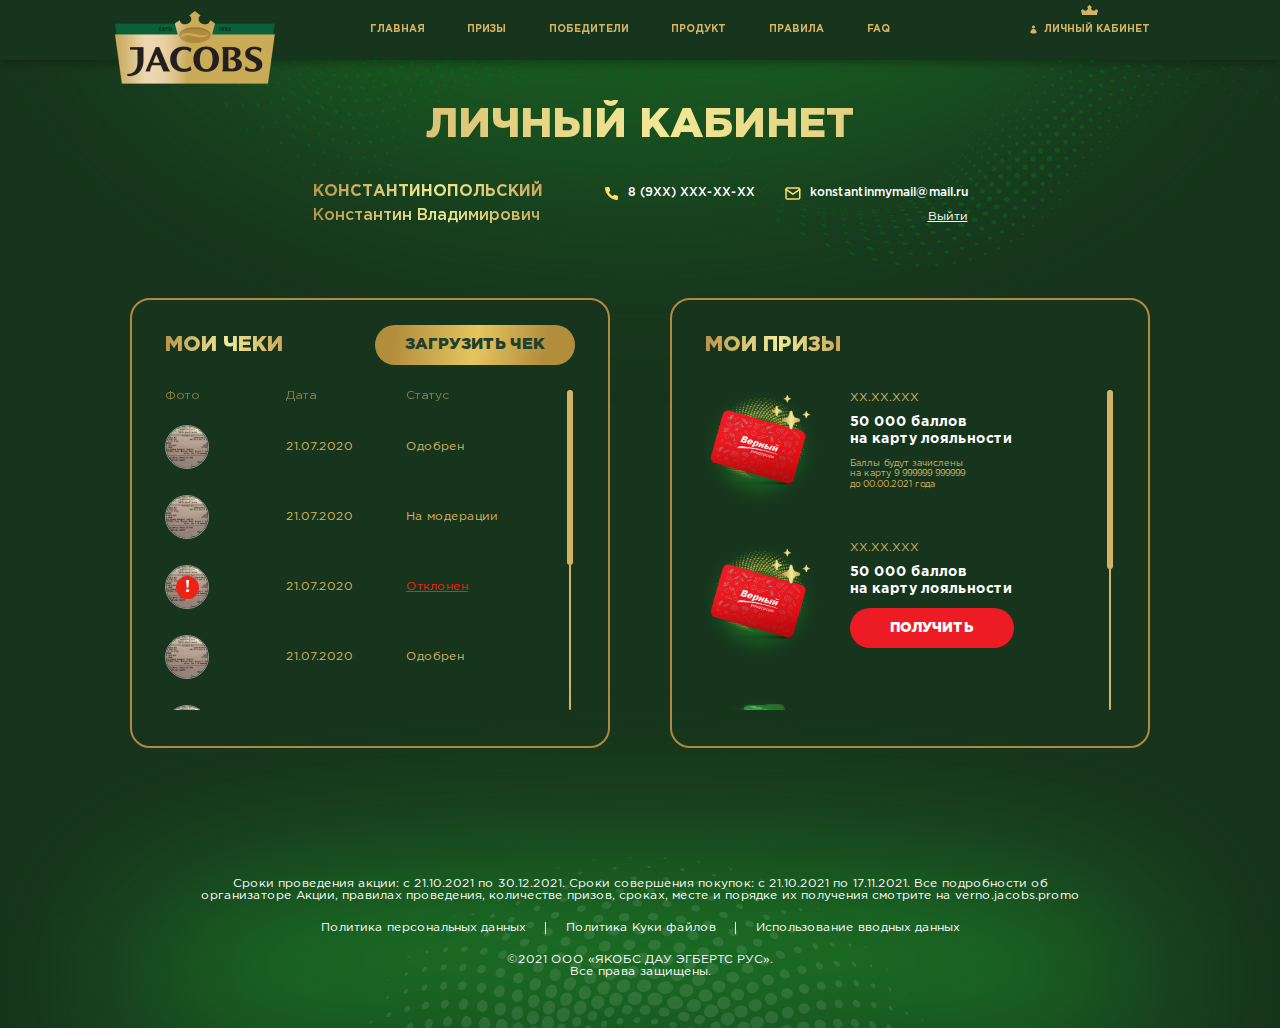
<file: lk.html>
<!DOCTYPE html>
<html lang="en">
<head>
	<meta charset="UTF-8">
	<title>Jacobs Верный</title>
	<meta http-equiv="X-UA-Compatible" content="IE=edge">
    <meta name="viewport" content="width=device-width, initial-scale=1.0, maximum-scale=1.0, minimum-scale=1.0, user-scalable=no">
    <meta name="format-detection" content="telephone=no">
    <link rel="shortcut icon" href="img/favicon.png" type="image/png">
	<link rel="stylesheet" href="fonts/stylesheet.css">
	<link rel="stylesheet" href="libs/select2/select2.min.css">
	<link rel="stylesheet" href="libs/scrollbar/jquery.scrollbar.css">
	<link rel="stylesheet" href="css/styles.css">
	<!--[if lte IE 9]>
    <script src="http://phpbbex.com/oldies/oldies.js" charset="utf-8"></script>
    <script src="https://oss.maxcdn.com/html5shiv/3.7.3/html5shiv.min.js"></script>
    <script src="https://oss.maxcdn.com/respond/1.4.2/respond.min.js"></script>
    <![endif]-->
</head>
<body>
	<div class="wrapper">
		<div class="content">
			<header>
				<div class="menu">
					<a href="index.html" class="logo">
						<img src="img/logo.png" alt="">
					</a>
					<a href="#!" class="burger"></a>
					<nav class="menu-links">
						<a href="index.html" class="menu-link">Главная</a>
						<a href="index.html#prizes" class="menu-link">Призы</a>
						<a href="winners.html" class="menu-link">Победители</a>
						<a href="product.html" class="menu-link">Продукт</a>
						<a href="#!" class="menu-link" target="_blank">Правила</a>
						<a href="faq.html" class="menu-link">FAQ</a>
						<a href="lk.html" class="menu-link login-link active">Личный кабинет</a>
					</nav>
				</div>
			</header>
			<section class="inner-page lk-page">
				<div class="inner-decor"></div>
				<div class="container">
					<div class="page-title">Личный кабинет</div>
					<div class="profile-info">
						<div class="profile-name">
							<span>Константинопольский</span>
							Константин Владимирович
						</div>
						<div class="profile-contact profile-phone">8 (9ХХ) ХХХ-ХХ-ХХ</div>
						<div class="profile-contact-wrapper">
							<div class="profile-contact profile-mail">konstantinmymail@mail.ru</div>
							<a href="index.html" class="logout-link link">Выйти</a>
						</div>
					</div>
					<div class="mobile-visible">
						<div class="btn-wrapper">
							<a href="#!" class="btn pop-op" data-popup="check-upload">Загрузить чек</a>
						</div>
					</div>
					<div class="lk-wrapper">
						<div class="lk-table-wrapper">
							<div class="lk-table-title-wrapper">
								<div class="title">Мои чеки</div>
								<div class="btn-wrapper">
									<a href="#!" class="btn pop-op" data-popup="check-upload">Загрузить чек</a>
								</div>
							</div>
							<!-- <div class="lk-table-announce">Загружайте чеки, чтобы выигрывать призы</div>
							<div class="btn-wrapper">
								<a href="#!" class="btn pop-op" data-popup="check-upload">Загрузить чек</a>
							</div> -->
							<div class="lk-table table-wrapper">
								<table>
									<thead>
										<tr>
											<th>Фото</th>
											<th>Дата</th>
											<th>Статус</th>
										</tr>
									</thead>
									<tbody>
										<tr>
											<td>
												<div class="check-preview">
													<img src="img/check.png" alt="Чек">
												</div>
											</td>
											<td>21.07.2020</td>
											<td>Одобрен</td>
										</tr>
										<tr>
											<td>
												<div class="check-preview">
													<img src="img/check.png" alt="Чек">
												</div>
											</td>
											<td>21.07.2020</td>
											<td>На модерации</td>
										</tr>
										<tr>
											<td>
												<div class="check-preview rejected">
													<img src="img/check.png" alt="Чек">
												</div>
											</td>
											<td>21.07.2020</td>
											<td><a href="#!" class="rejected-link link pop-op" data-popup="check-rejected">Отклонен</a></td>
										</tr>
										<tr>
											<td>
												<div class="check-preview">
													<img src="img/check.png" alt="Чек">
												</div>
											</td>
											<td>21.07.2020</td>
											<td>Одобрен</td>
										</tr>
										<tr>
											<td>
												<div class="check-preview">
													<img src="img/check.png" alt="Чек">
												</div>
											</td>
											<td>21.07.2020</td>
											<td>На модерации</td>
										</tr>
										<tr>
											<td>
												<div class="check-preview rejected">
													<img src="img/check.png" alt="Чек">
												</div>
											</td>
											<td>21.07.2020</td>
											<td><a href="#!" class="rejected-link link pop-op" data-popup="check-rejected">Отклонен</a></td>
										</tr>
										<tr>
											<td>
												<div class="check-preview">
													<img src="img/check.png" alt="Чек">
												</div>
											</td>
											<td>21.07.2020</td>
											<td>На модерации</td>
										</tr>
										<tr>
											<td>
												<div class="check-preview">
													<img src="img/check.png" alt="Чек">
												</div>
											</td>
											<td>21.07.2020</td>
											<td>На модерации</td>
										</tr>
									</tbody>
								</table>
							</div>
						</div>
						<div class="lk-table-wrapper">
							<div class="lk-table-title-wrapper">
								<div class="title">Мои призы</div>
							</div>
							<!-- <div class="lk-draw-announce">Здесь появятся выигранные вами призы</div> -->
							<div class="lk-prizes">
								<div class="lk-prize prize-card">
									<div class="lk-prize-img">
										<img src="img/prizes/card.png" alt="">
									</div>
									<div class="lk-prize-info">
										<div class="lk-prize-date">XX.XX.XXX</div>
										<div class="lk-prize-name">50 000 баллов <br>на карту лояльности</div>
										<div class="lk-prize-text">Баллы будут зачислены <br>на карту 9 999999 999999 <br>до 00.00.2021 года</div>
									</div>
								</div>
								<div class="lk-prize prize-card">
									<div class="lk-prize-img">
										<img src="img/prizes/card.png" alt="">
									</div>
									<div class="lk-prize-info">
										<div class="lk-prize-date">XX.XX.XXX</div>
										<div class="lk-prize-name">50 000 баллов <br>на карту лояльности</div>
										<div class="btn-wrapper">
											<a href="#!" class="btn lk-prize-btn pop-op" data-popup="reg-card">Получить</a>
										</div>
									</div>
								</div>
								<div class="lk-prize prize-50">
									<div class="lk-prize-img">
										<img src="img/prizes/50.png" alt="">
									</div>
									<div class="lk-prize-info">
										<div class="lk-prize-date">XX.XX.XXX</div>
										<div class="lk-prize-name">50 рублей на телефон</div>
									</div>
								</div>
								<div class="lk-prize prize-main">
									<div class="lk-prize-img">
										<img src="img/prizes/main-prize.png" alt="">
									</div>
									<div class="lk-prize-info">
										<div class="lk-prize-date">XX.XX.XXX</div>
										<div class="lk-prize-name">Смартфон последнего <br>поколения</div>
										<a href="#!" class="lk-prize-link link pop-op" data-popup="how">Как получить?</a>
									</div>
								</div>
							</div>
						</div>
					</div>
				</div>
			</section>
		</div>
		<footer>
			<div class="container">
				<div class="footer-text">
					Сроки проведения акции: с 21.10.2021 по 30.12.2021. Сроки совершения покупок: с 21.10.2021 по 17.11.2021. Все подробности об организаторе Акции, правилах проведения, количестве призов, сроках, месте и порядке их получения смотрите на verno.jacobs.promo
				</div>
				<div class="footer-links">
					<a href="#!" target="_blank">Политика персональных данных</a>
					<a href="#!" target="_blank">Политика Куки файлов</a>
					<a href="#!" target="_blank">Использование вводных данных</a>
				</div>
				<div class="copyright">©2021 ООО «ЯКОБС ДАУ ЭГБЕРТС РУС». <br>Все права защищены.</div>
			</div>
		</footer>
	</div>
	<div class="popups">
		<div id="auth" class="popup">
			<div class="popup__wrap">
				<a href="#!" class="close-popup js-close-popup"></a>
                <div class="popup__inner">
                    <div class="popup__title">Вход</div>
                    <div class="popup__error"></div>
                    <form class="popup-form">
                    	<div class="input-field">
                    		<input type="text" name="email" placeholder="E-mail" required>
                    	</div>
                    	<div class="input-field mb30">
                    		<input type="password" name="password" placeholder="Пароль" required>
                    	</div>
                    	<a href="#!" class="link restore-link pop-op" data-popup="restore-password">Я не помню свой пароль</a>
                    	<div class="btn-wrapper">
							<button class="btn">Войти</button>
						</div>
                    </form>
                    <div class="reg-text">
                    	Если вы впервые <br>на сайте, то вам необходимо
                    	<a href="#!" class="link popup-link pop-op" data-popup="reg">Зарегистрироваться</a>
                    </div>
                </div>
            </div>
		</div>
		<div id="reg" class="popup">
			<div class="popup__wrap">
				<a href="#!" class="close-popup js-close-popup"></a>
                <div class="popup__inner">
                    <div class="popup__title">Регистрация</div>
                    <div class="popup__error"></div>
                    <form class="popup-form">
                    	<div class="input-field">
                    		<label for="lastName">Фамилия</label>
                    		<input type="text" name="lastName" placeholder="Фамилия" required>
                    	</div>
                    	<div class="input-field">
                    		<label for="firstName">Имя</label>
                    		<input type="text" name="firstName" placeholder="Имя" required>
                    	</div>
                    	<div class="input-field">
                    		<label for="patronymic">Отчество</label>
                    		<input type="text" name="patronymic" placeholder="Отчество" required>
                    	</div>
                    	<div class="input-field">
                    		<label for="phone">E-mail</label>
                    		<input type="text" name="email" placeholder="E-mail" required>                    		
                    	</div>
                    	<div class="input-field">
                    		<label for="phone">Номер телефона</label>
                    		<input type="text" name="phone" class="phone-mask" placeholder="Номер телефона" required>                    		
                    	</div>
                    	<div class="checkbox-wrapper">
							<div class="input-field checkbox-field">
	                            <label for="check-rules" class="checkbox">
	                                <input id="check-rules" name="check-rules" type="checkbox" required>
	                                <span class="checkmark"></span>
	                                <span class="checkbox-text">Я согласен с <a href="#!" class="rules-link link" target="_blank">Правилами акции</a></span>
	                            </label> 
	                        </div>
	                        <div class="input-field checkbox-field">
	                            <label for="check-data" class="checkbox">
	                                <input id="check-data" name="check-data" type="checkbox" required>
	                                <span class="checkmark"></span>
	                                <span class="checkbox-text">Я согласен на обработку моих <a href="#!" class="rules-link link" target="_blank">персональных данных</a></span>
	                            </label> 
	                        </div>
						</div>
						<div class="btn-wrapper">
							<a href="#!" class="btn pop-op" data-popup="reg-success">Зарегистрироваться</a>
							<!-- <button class="btn">Зарегистрироваться</button> -->
						</div>
                    </form>
                </div>
            </div>
		</div>
		<div id="reg-success" class="popup">
			<div class="popup__wrap">
				<a href="#!" class="close-popup js-close-popup"></a>
                <div class="popup__inner">
                	<div class="popup__title">Регистрация пройдена</div>
                    <div class="popup__desc">Пароль отправлен в СМС <br>на номер телефона, указанный при регистрации</div>
                    <div class="btn-wrapper">
						<a href="#!" class="btn pop-op" data-popup="auth">Войти</a>
					</div>
                </div>
            </div>
		</div>
		<div id="restore-password" class="popup">
			<div class="popup__wrap">
				<a href="#!" class="close-popup js-close-popup"></a>
                <div class="popup__inner">
                    <div class="popup__title">Восстановление <br>пароля</div>
                    <form class="popup-form">
                    	<div class="popup__desc before-send">Введите email, указанный <br>при регистрации. Мы вышлем туда <br>новый пароль.</div>
                    	<div class="popup__desc after-send" style="display: none;">Пароль был отправлен в сообщении</div>
                    	<div class="input-field">
                    		<input type="text" name="email" placeholder="E-mail" required>
                    	</div>
                    	<div class="input-field mb30">
							<span class="clock-text" style="display: none;">Можно отправить повторно через <span class="clock"></span></span>
                    	</div>
                    	<div class="btn-wrapper">
							<button class="btn">Получить пароль</button>
						</div>
                    </form>
                </div>
            </div>
		</div>
		<div id="feedback-success" class="popup">
			<div class="popup__wrap">
				<a href="#!" class="close-popup js-close-popup"></a>
                <div class="popup__inner">
                	<div class="popup__title">Ваше обращение <br>принято</div>
                    <div class="popup__desc">Ожидайте ответа на указанную <br>электронную почту. Спасибо!</div>
                    <div class="btn-wrapper">
						<a href="#!" class="btn js-close-popup">Понятно</a>
					</div>
                </div>
            </div>
		</div>
		<div id="reg-card" class="popup">
			<div class="popup__wrap">
				<a href="#!" class="close-popup js-close-popup"></a>
                <div class="popup__inner">
                    <div class="popup__title">Добавление <br>карты</div>
                    <div class="popup__desc">Для получения приза добавьте номер карты, по которой была совершена покупка</div>
                    <div class="popup__error"></div>
                    <form class="popup-form">
                    	<div class="input-field">
                    		<label for="card">Номер карты</label>
                    		<input type="text" name="card" class="card-mask" placeholder="9 999999 999999" required>
                    	</div>
                    	<div class="btn-wrapper">
							<button class="btn">Сохранить</button>
						</div>
                    </form>
                </div>
            </div>
		</div>
		<div id="reg-card-success" class="popup">
			<div class="popup__wrap">
				<a href="#!" class="close-popup js-close-popup"></a>
                <div class="popup__inner">
                    <div class="popup__title">Спасибо!</div>
                    <div class="popup__desc">Баллы будут отправлены <br>до хх.хх.2021 года</div>
                    <div class="btn-wrapper">
						<a href="#!" class="btn js-close-popup">Понятно</a>
					</div>
                </div>
            </div>
		</div>
		<div id="how" class="popup">
			<div class="popup__wrap">
				<a href="#!" class="close-popup js-close-popup"></a>
                <div class="popup__inner">
                    <div class="popup__title">Приз Ваш!</div>
                    <div class="lk-prize-popup-img">
                    	<img src="img/prizes/main-prize.png" alt="">
                    </div>
                    <div class="popup__desc">
                    	Для получения приза, необходимо будет предоставить нам следующие документы: копию первой страницы паспорта и страницы с пропиской, копию ИНН, адрес проживания и контактный телефон для связи. <br><br>
                		Ожидайте запрос документов электронную почту, указанную при регистрации на сайте. Либо пишите нам на mail@mail.ru
                	</div>
                    <div class="btn-wrapper">
						<a href="#!" class="btn js-close-popup">Понятно</a>
					</div>
                </div>
            </div>
		</div>
		<div id="check-upload" class="popup">
			<div class="popup__wrap">
				<a href="#!" class="close-popup js-close-popup"></a>
                <div class="popup__inner">
                    <div class="popup__title">Загрузка чека</div>
                    <div class="iframe-wrap">
                        <iframe src="https://checkservice.emg.ru/angular/?id=e34362ae-4e27-4212-8bbe-7bc6797bd830&participantId=1&hash=8639098566b4e048f03008fb27d83349&disabledCamerasFoundCheck=1" class="iframe" frameborder="0"></iframe>
                    </div>
                </div>
            </div>
		</div>
		<div id="check-rejected" class="popup">
			<div class="popup__wrap">
				<a href="#!" class="close-popup js-close-popup"></a>
                <div class="popup__inner">
                    <div class="popup__title">Чек отклонен</div>
                    <div class="popup__desc">Этот чек уже был загружен ранее. Один чек можно загружать только один раз.</div>
                    <div class="btn-wrapper">
						<a href="#!" class="btn js-close-popup">Понятно</a>
					</div>
                </div>
            </div>
		</div>
	</div>

	<script src="libs/jquery-3.5.1.min.js"></script>
	<script src="libs/select2/select2.min.js"></script>
	<script src="libs/jquery.validate.min.js"></script>
	<script src="libs/scrollbar/jquery.scrollbar.min.js"></script>
	<script src="libs/jquery.inputmask.min.js"></script>
	<script src="libs/jquery.countdown.min.js"></script>
	<script src="libs/slick.min.js"></script>
	<script src="js/scripts.js"></script>
</body>
</html>
</file>
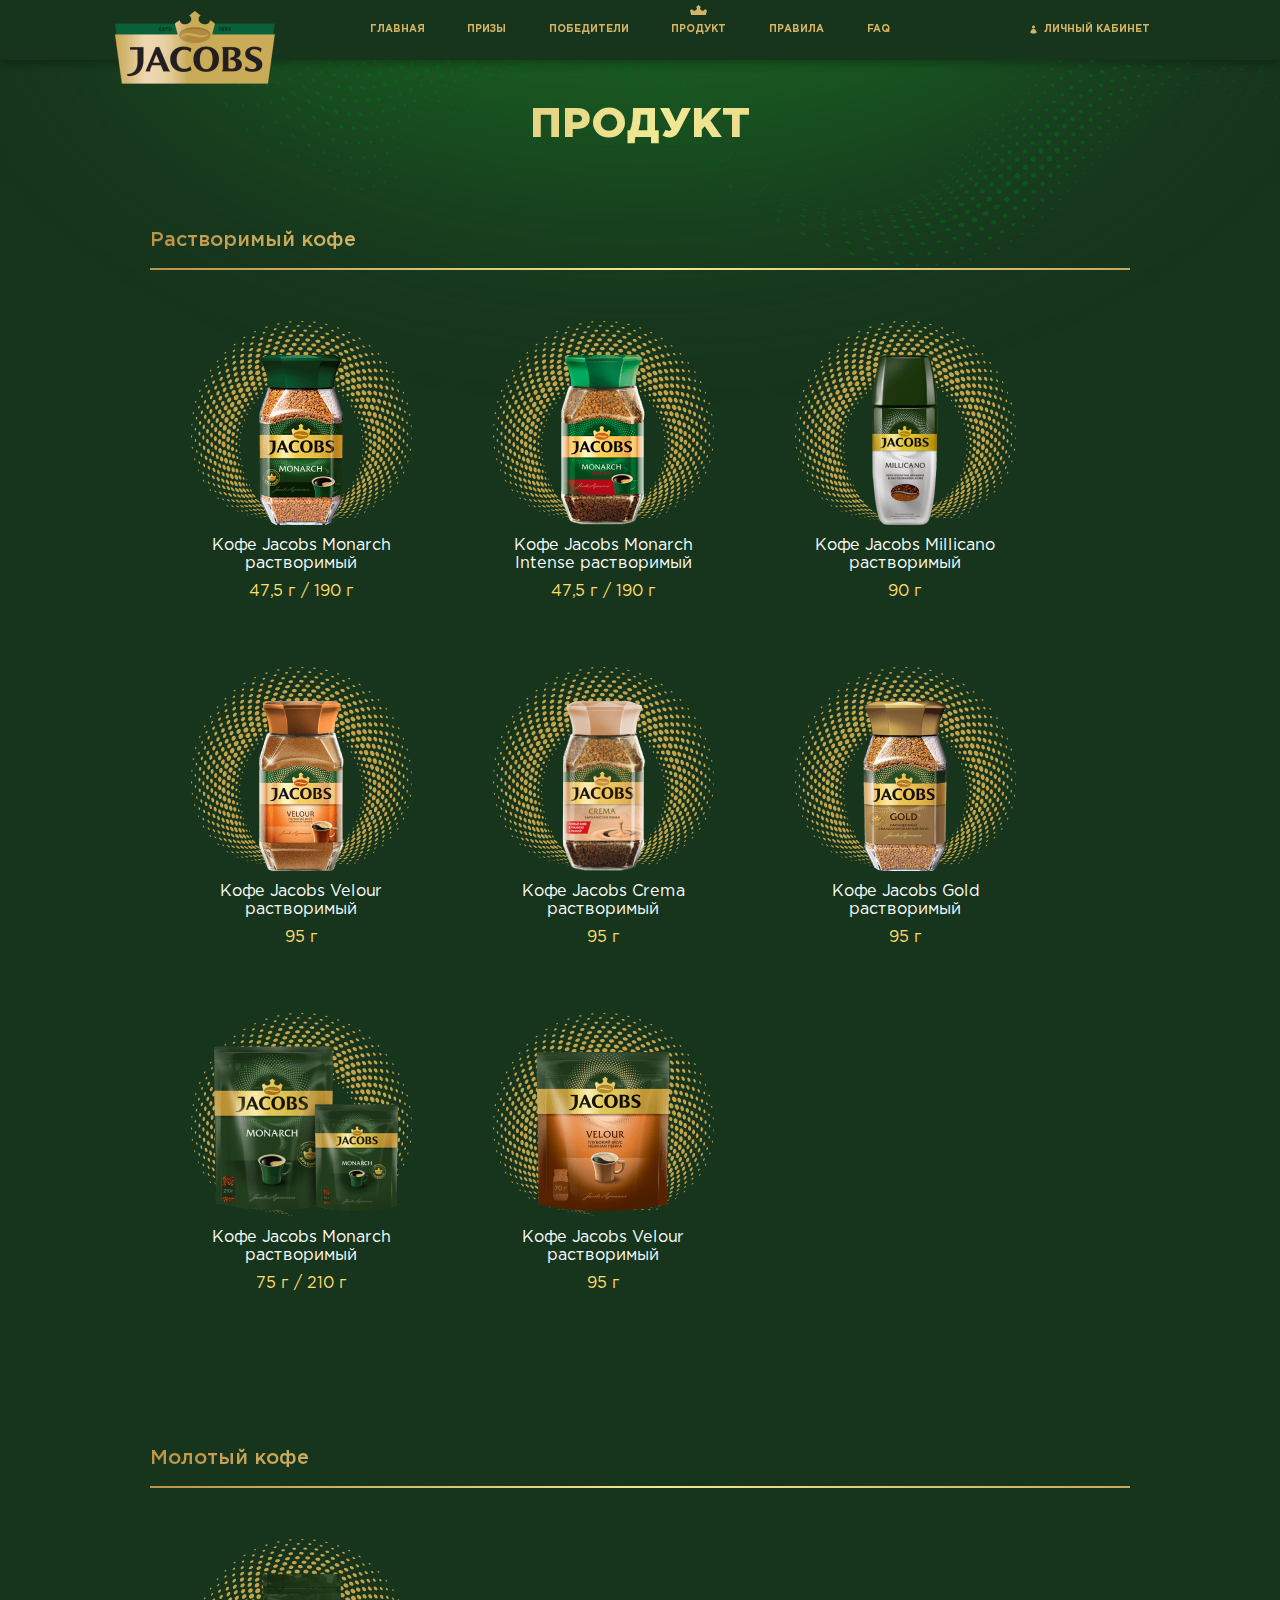
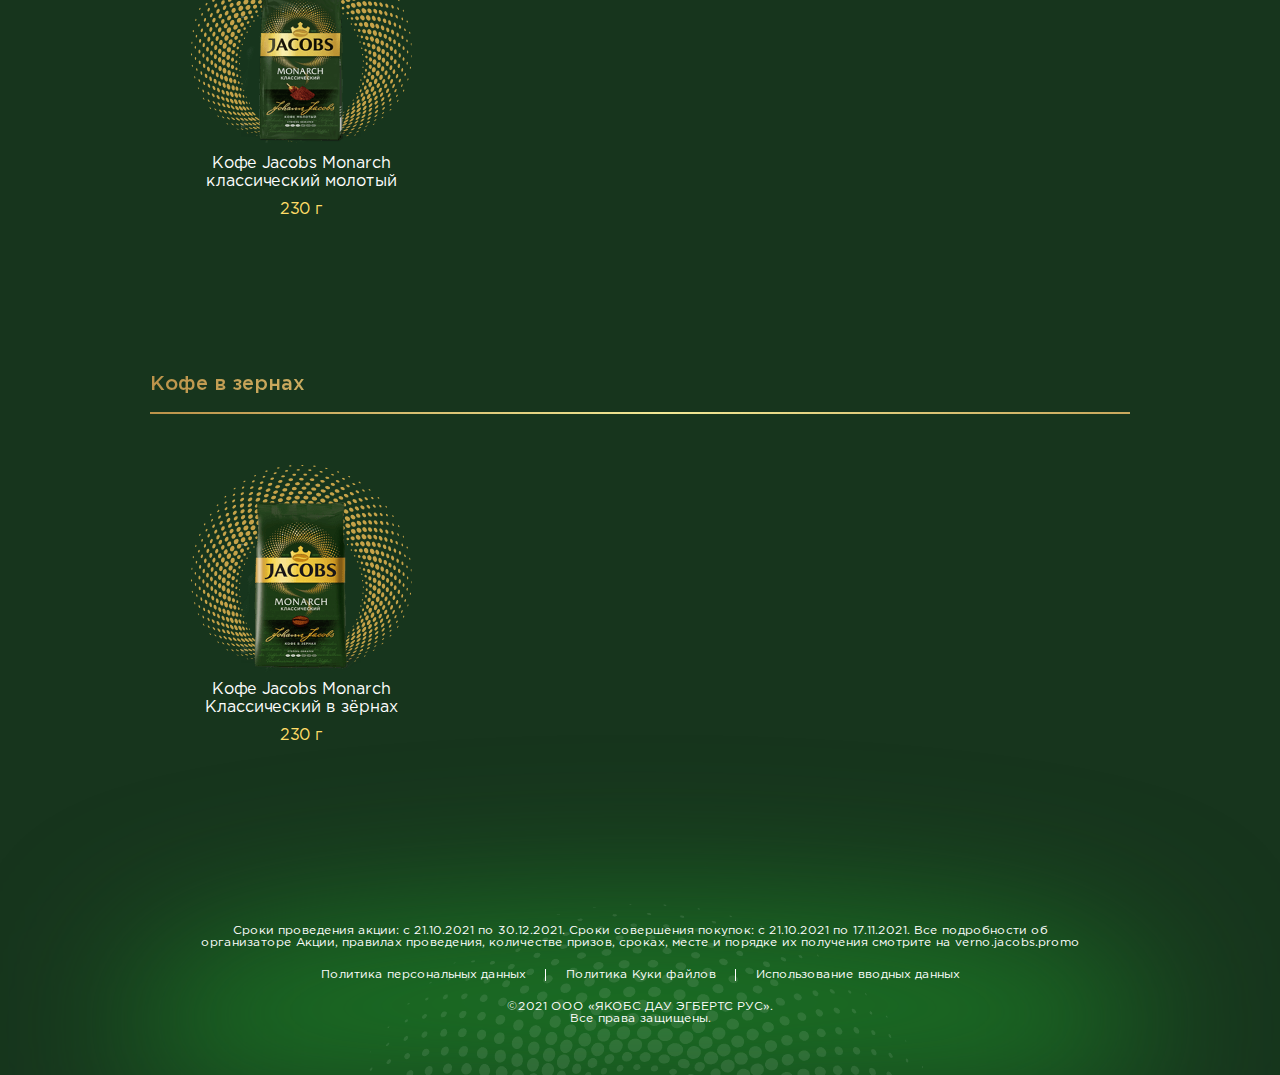
<file: product.html>
<!DOCTYPE html>
<html lang="en">
<head>
	<meta charset="UTF-8">
	<title>Jacobs Верный</title>
	<meta http-equiv="X-UA-Compatible" content="IE=edge">
    <meta name="viewport" content="width=device-width, initial-scale=1.0, maximum-scale=1.0, minimum-scale=1.0, user-scalable=no">
    <meta name="format-detection" content="telephone=no">
    <link rel="shortcut icon" href="img/favicon.png" type="image/png">
	<link rel="stylesheet" href="fonts/stylesheet.css">
	<link rel="stylesheet" href="libs/select2/select2.min.css">
	<link rel="stylesheet" href="libs/scrollbar/jquery.scrollbar.css">
	<link rel="stylesheet" href="css/styles.css">
	<!--[if lte IE 9]>
    <script src="http://phpbbex.com/oldies/oldies.js" charset="utf-8"></script>
    <script src="https://oss.maxcdn.com/html5shiv/3.7.3/html5shiv.min.js"></script>
    <script src="https://oss.maxcdn.com/respond/1.4.2/respond.min.js"></script>
    <![endif]-->
</head>
<body>
	<div class="wrapper">
		<div class="content">
			<header>
				<div class="menu">
					<a href="index.html" class="logo">
						<img src="img/logo.png" alt="">
					</a>
					<a href="#!" class="burger"></a>
					<nav class="menu-links">
						<a href="index.html" class="menu-link">Главная</a>
						<a href="prizes.html" class="menu-link">Призы</a>
						<a href="winners.html" class="menu-link">Победители</a>
						<a href="product.html" class="menu-link active">Продукт</a>
						<a href="#!" class="menu-link" target="_blank">Правила</a>
						<a href="faq.html" class="menu-link">FAQ</a>
						<a href="lk.html" class="menu-link login-link pop-op" data-popup="auth">Личный кабинет</a>
					</nav>
				</div>
			</header>
			<section class="inner-page product-page">
				<div class="inner-decor"></div>
				<div class="container">
					<div class="page-title">Продукт</div>
					<div class="products-list desktop-visible">
						<div class="products-title">Растворимый кофе</div>
						<div class="products">
							<div class="product">
								<div class="product-img">
									<img srcset="img/products/1/1.png 1x, img/products/1/1@2x.png 2x" alt="">
								</div>
								<div class="product-name">
									Кофе Jacobs Monarch <br>растворимый <span>47,5 г / 190 г</span>
								</div>
							</div>
							<div class="product">
								<div class="product-img">
									<img srcset="img/products/1/2.png 1x, img/products/1/2@2x.png 2x" alt="">
								</div>
								<div class="product-name">
									Кофе Jacobs Monarch <br>Intense растворимый <span>47,5 г / 190 г</span>
								</div>
							</div>
							<div class="product">
								<div class="product-img">
									<img srcset="img/products/1/3.png 1x, img/products/1/3@2x.png 2x" alt="">
								</div>
								<div class="product-name">
									Кофе Jacobs Millicano <br>растворимый <span>90 г</span>
								</div>
							</div>
							<div class="product">
								<div class="product-img">
									<img srcset="img/products/1/4.png 1x, img/products/1/4@2x.png 2x" alt="">
								</div>
								<div class="product-name">
									Кофе Jacobs Velour <br>растворимый <span>95 г</span>
								</div>
							</div>
							<div class="product">
								<div class="product-img">
									<img srcset="img/products/1/5.png 1x, img/products/1/5@2x.png 2x" alt="">
								</div>
								<div class="product-name">
									Кофе Jacobs Crema <br>растворимый <span>95 г</span>
								</div>
							</div>
							<div class="product">
								<div class="product-img">
									<img srcset="img/products/1/6.png 1x, img/products/1/6@2x.png 2x" alt="">
								</div>
								<div class="product-name">
									Кофе Jacobs Gold <br>растворимый <span>95 г</span>
								</div>
							</div>
							<div class="product">
								<div class="product-img">
									<img srcset="img/products/1/7.png 1x, img/products/1/7@2x.png 2x" alt="">
								</div>
								<div class="product-name">
									Кофе Jacobs Monarch <br>растворимый <span>75 г / 210 г</span>
								</div>
							</div>
							<div class="product">
								<div class="product-img">
									<img srcset="img/products/1/8.png 1x, img/products/1/8@2x.png 2x" alt="">
								</div>
								<div class="product-name">
									Кофе Jacobs Velour <br>растворимый <span>95 г</span>
								</div>
							</div>
						</div>
						<div class="products-title">Молотый кофе</div>
						<div class="products">
							<div class="product">
								<div class="product-img">
									<img srcset="img/products/2/1.png 1x, img/products/2/1@2x.png 2x" alt="">
								</div>
								<div class="product-name">
									Кофе Jacobs Monarch <br>классический молотый <span>230 г</span>
								</div>
							</div>
						</div>
						<div class="products-title">Кофе в зернах</div>
						<div class="products">
							<div class="product">
								<div class="product-img">
									<img srcset="img/products/3/1.png 1x, img/products/3/1@2x.png 2x" alt="">
								</div>
								<div class="product-name">
									Кофе Jacobs Monarch <br>Классический в зёрнах <span>230 г</span>
								</div>
							</div>
						</div>
					</div>
					<div class="products-accordion-wrapper accordion-wrap mobile-visible">
						<div class="product-group">
							<div class="products-accordion-title accordion-title"><img src="img/products/product-group1.png" alt=""><span>Растворимый кофе</span></div>
							<div class="products-accordion">
								<div class="products">
									<div class="product">
										<div class="product-img">
											<img srcset="img/products/1/1.png 1x, img/products/1/1@2x.png 2x" alt="">
										</div>
										<div class="product-name">
											Кофе Jacobs Monarch <br>растворимый <span>47,5 г / 190 г</span>
										</div>
									</div>
									<div class="product">
										<div class="product-img">
											<img srcset="img/products/1/2.png 1x, img/products/1/2@2x.png 2x" alt="">
										</div>
										<div class="product-name">
											Кофе Jacobs Monarch <br>Intense растворимый <span>47,5 г / 190 г</span>
										</div>
									</div>
									<div class="product">
										<div class="product-img">
											<img srcset="img/products/1/3.png 1x, img/products/1/3@2x.png 2x" alt="">
										</div>
										<div class="product-name">
											Кофе Jacobs Millicano <br>растворимый <span>90 г</span>
										</div>
									</div>
									<div class="product">
										<div class="product-img">
											<img srcset="img/products/1/4.png 1x, img/products/1/4@2x.png 2x" alt="">
										</div>
										<div class="product-name">
											Кофе Jacobs Velour <br>растворимый <span>95 г</span>
										</div>
									</div>
									<div class="product">
										<div class="product-img">
											<img srcset="img/products/1/5.png 1x, img/products/1/5@2x.png 2x" alt="">
										</div>
										<div class="product-name">
											Кофе Jacobs Crema <br>растворимый <span>95 г</span>
										</div>
									</div>
									<div class="product">
										<div class="product-img">
											<img srcset="img/products/1/6.png 1x, img/products/1/6@2x.png 2x" alt="">
										</div>
										<div class="product-name">
											Кофе Jacobs Gold <br>растворимый <span>95 г</span>
										</div>
									</div>
									<div class="product">
										<div class="product-img">
											<img srcset="img/products/1/7.png 1x, img/products/1/7@2x.png 2x" alt="">
										</div>
										<div class="product-name">
											Кофе Jacobs Monarch <br>растворимый <span>75 г / 210 г</span>
										</div>
									</div>
									<div class="product">
										<div class="product-img">
											<img srcset="img/products/1/8.png 1x, img/products/1/8@2x.png 2x" alt="">
										</div>
										<div class="product-name">
											Кофе Jacobs Velour <br>растворимый <span>95 г</span>
										</div>
									</div>
								</div>
							</div>
						</div>
						<div class="product-group">
							<div class="products-accordion-title accordion-title"><img src="img/products/product-group2.png" alt=""><span>Молотый кофе</span></div>
							<div class="products-accordion">
								<div class="products">
									<div class="product">
										<div class="product-img">
											<img srcset="img/products/2/1.png 1x, img/products/2/1@2x.png 2x" alt="">
										</div>
										<div class="product-name">
											Кофе Jacobs Monarch <br>классический молотый <span>230 г</span>
										</div>
									</div>
								</div>
							</div>
						</div>
						<div class="product-group">
							<div class="products-accordion-title accordion-title"><img src="img/products/product-group3.png" alt=""><span>Кофе в зёрнах</span></div>
							<div class="products-accordion">
								<div class="products">
									<div class="product">
										<div class="product-img">
											<img srcset="img/products/3/1.png 1x, img/products/3/1@2x.png 2x" alt="">
										</div>
										<div class="product-name">
											Кофе Jacobs Monarch <br>Классический в зёрнах <span>230 г</span>
										</div>
									</div>
								</div>
							</div>
						</div>
					</div>
				</div>
			</section>
		</div>
		<footer>
			<div class="container">
				<div class="footer-text">
					Сроки проведения акции: с 21.10.2021 по 30.12.2021. Сроки совершения покупок: с 21.10.2021 по 17.11.2021. Все подробности об организаторе Акции, правилах проведения, количестве призов, сроках, месте и порядке их получения смотрите на verno.jacobs.promo
				</div>
				<div class="footer-links">
					<a href="#!" target="_blank">Политика персональных данных</a>
					<a href="#!" target="_blank">Политика Куки файлов</a>
					<a href="#!" target="_blank">Использование вводных данных</a>
				</div>
				<div class="copyright">©2021 ООО «ЯКОБС ДАУ ЭГБЕРТС РУС». <br>Все права защищены.</div>
			</div>
		</footer>
	</div>
	<div class="popups">
		<div id="auth" class="popup">
			<div class="popup__wrap">
				<a href="#!" class="close-popup js-close-popup"></a>
                <div class="popup__inner">
                    <div class="popup__title">Вход</div>
                    <div class="popup__error"></div>
                    <form class="popup-form">
                    	<div class="input-field">
                    		<input type="text" name="email" placeholder="E-mail" required>
                    	</div>
                    	<div class="input-field mb30">
                    		<input type="password" name="password" placeholder="Пароль" required>
                    	</div>
                    	<a href="#!" class="link restore-link pop-op" data-popup="restore-password">Я не помню свой пароль</a>
                    	<div class="btn-wrapper">
							<button class="btn">Войти</button>
						</div>
                    </form>
                    <div class="reg-text">
                    	Если вы впервые <br>на сайте, то вам необходимо
                    	<a href="#!" class="link popup-link pop-op" data-popup="reg">Зарегистрироваться</a>
                    </div>
                </div>
            </div>
		</div>
		<div id="reg" class="popup">
			<div class="popup__wrap">
				<a href="#!" class="close-popup js-close-popup"></a>
                <div class="popup__inner">
                    <div class="popup__title">Регистрация</div>
                    <div class="popup__error"></div>
                    <form class="popup-form">
                    	<div class="input-field">
                    		<label for="lastName">Фамилия</label>
                    		<input type="text" name="lastName" placeholder="Фамилия" required>
                    	</div>
                    	<div class="input-field">
                    		<label for="firstName">Имя</label>
                    		<input type="text" name="firstName" placeholder="Имя" required>
                    	</div>
                    	<div class="input-field">
                    		<label for="patronymic">Отчество</label>
                    		<input type="text" name="patronymic" placeholder="Отчество" required>
                    	</div>
                    	<div class="input-field">
                    		<label for="phone">E-mail</label>
                    		<input type="text" name="email" placeholder="E-mail" required>                    		
                    	</div>
                    	<div class="input-field">
                    		<label for="phone">Номер телефона</label>
                    		<input type="text" name="phone" class="phone-mask" placeholder="Номер телефона" required>                    		
                    	</div>
                    	<div class="checkbox-wrapper">
							<div class="input-field checkbox-field">
	                            <label for="check-rules" class="checkbox">
	                                <input id="check-rules" name="check-rules" type="checkbox" required>
	                                <span class="checkmark"></span>
	                                <span class="checkbox-text">Я согласен с <a href="#!" class="rules-link link" target="_blank">Правилами акции</a></span>
	                            </label> 
	                        </div>
	                        <div class="input-field checkbox-field">
	                            <label for="check-data" class="checkbox">
	                                <input id="check-data" name="check-data" type="checkbox" required>
	                                <span class="checkmark"></span>
	                                <span class="checkbox-text">Я согласен на обработку моих <a href="#!" class="rules-link link" target="_blank">персональных данных</a></span>
	                            </label> 
	                        </div>
						</div>
						<div class="btn-wrapper">
							<a href="#!" class="btn pop-op" data-popup="reg-success">Зарегистрироваться</a>
							<!-- <button class="btn">Зарегистрироваться</button> -->
						</div>
                    </form>
                </div>
            </div>
		</div>
		<div id="reg-success" class="popup">
			<div class="popup__wrap">
				<a href="#!" class="close-popup js-close-popup"></a>
                <div class="popup__inner">
                	<div class="popup__title">Регистрация пройдена</div>
                    <div class="popup__desc">Пароль отправлен в СМС <br>на номер телефона, указанный при регистрации</div>
                    <div class="btn-wrapper">
						<a href="#!" class="btn pop-op" data-popup="auth">Войти</a>
					</div>
                </div>
            </div>
		</div>
		<div id="restore-password" class="popup">
			<div class="popup__wrap">
				<a href="#!" class="close-popup js-close-popup"></a>
                <div class="popup__inner">
                    <div class="popup__title">Восстановление <br>пароля</div>
                    <form class="popup-form">
                    	<div class="popup__desc before-send">Введите email, указанный <br>при регистрации. Мы вышлем туда <br>новый пароль.</div>
                    	<div class="popup__desc after-send" style="display: none;">Пароль был отправлен в сообщении</div>
                    	<div class="input-field">
                    		<input type="text" name="email" placeholder="E-mail" required>
                    	</div>
                    	<div class="input-field mb30">
							<span class="clock-text" style="display: none;">Можно отправить повторно через <span class="clock"></span></span>
                    	</div>
                    	<div class="btn-wrapper">
							<button class="btn">Получить пароль</button>
						</div>
                    </form>
                </div>
            </div>
		</div>
		<div id="feedback-success" class="popup">
			<div class="popup__wrap">
				<a href="#!" class="close-popup js-close-popup"></a>
                <div class="popup__inner">
                	<div class="popup__title">Ваше обращение <br>принято</div>
                    <div class="popup__desc">Ожидайте ответа на указанную <br>электронную почту. Спасибо!</div>
                    <div class="btn-wrapper">
						<a href="#!" class="btn js-close-popup">Понятно</a>
					</div>
                </div>
            </div>
		</div>
	</div>

	<script src="libs/jquery-3.5.1.min.js"></script>
	<script src="libs/select2/select2.min.js"></script>
	<script src="libs/jquery.validate.min.js"></script>
	<script src="libs/scrollbar/jquery.scrollbar.min.js"></script>
	<script src="libs/jquery.inputmask.min.js"></script>
	<script src="libs/jquery.countdown.min.js"></script>
	<script src="libs/slick.min.js"></script>
	<script src="js/scripts.js"></script>
</body>
</html>
</file>
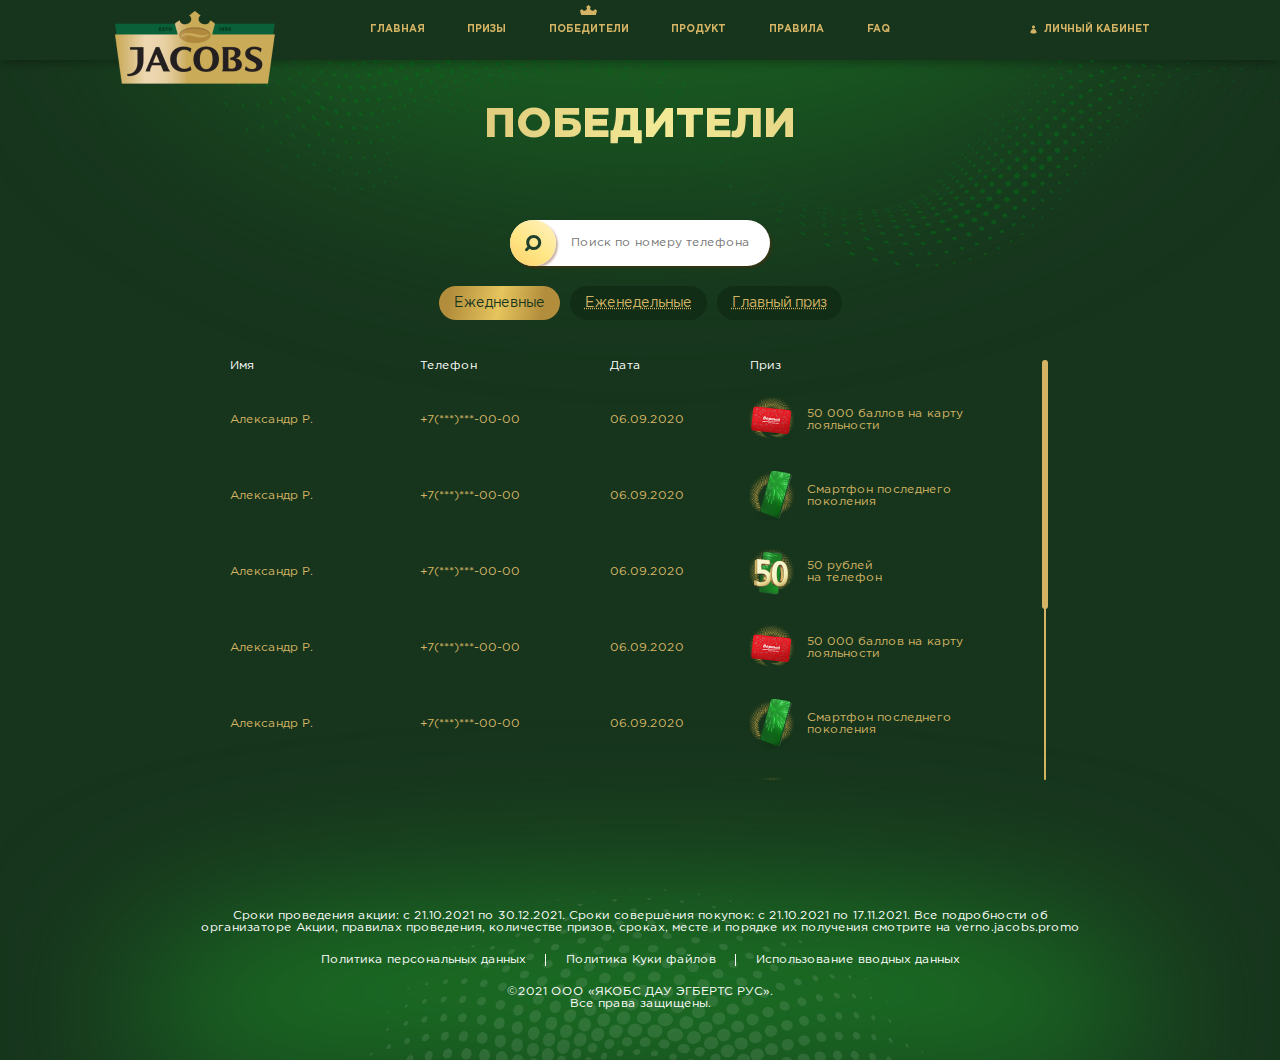
<file: winners.html>
<!DOCTYPE html>
<html lang="en">
<head>
	<meta charset="UTF-8">
	<title>Jacobs Верный</title>
	<meta http-equiv="X-UA-Compatible" content="IE=edge">
    <meta name="viewport" content="width=device-width, initial-scale=1.0, maximum-scale=1.0, minimum-scale=1.0, user-scalable=no">
    <meta name="format-detection" content="telephone=no">
    <link rel="shortcut icon" href="img/favicon.png" type="image/png">
	<link rel="stylesheet" href="fonts/stylesheet.css">
	<link rel="stylesheet" href="libs/select2/select2.min.css">
	<link rel="stylesheet" href="libs/scrollbar/jquery.scrollbar.css">
	<link rel="stylesheet" href="css/styles.css">
	<!--[if lte IE 9]>
    <script src="http://phpbbex.com/oldies/oldies.js" charset="utf-8"></script>
    <script src="https://oss.maxcdn.com/html5shiv/3.7.3/html5shiv.min.js"></script>
    <script src="https://oss.maxcdn.com/respond/1.4.2/respond.min.js"></script>
    <![endif]-->
</head>
<body>
	<div class="wrapper">
		<div class="content">
			<header>
				<div class="menu">
					<a href="index.html" class="logo">
						<img src="img/logo.png" alt="">
					</a>
					<a href="#!" class="burger"></a>
					<nav class="menu-links">
						<a href="index.html" class="menu-link">Главная</a>
						<a href="index.html#prizes" class="menu-link">Призы</a>
						<a href="winners.html" class="menu-link active">Победители</a>
						<a href="product.html" class="menu-link">Продукт</a>
						<a href="#!" class="menu-link" target="_blank">Правила</a>
						<a href="faq.html" class="menu-link">FAQ</a>
						<a href="lk.html" class="menu-link login-link pop-op" data-popup="auth">Личный кабинет</a>
					</nav>
				</div>
			</header>
			<section class="inner-page winners-page">
				<div class="inner-decor"></div>
				<div class="container">
					<div class="page-title">Победители</div>
					<!-- <div class="winners-text-announce">
						Розыгрыш состоится <br>
						хх.хх.2021 года
					</div> -->
					<div class="filters">
						<form class="input-field phone-filter">
                    		<input type="text" name="phone" class="phone-mask" placeholder="Поиск по номеру телефона">
                    		<button class="search"></button>
                    	</form>
					</div>
					<div class="tabs lk-tabs">
						<div class="tab lk-tab tab-trigger active" data-tab="tab-daily"><span>Ежедневные</span></div>
						<div class="tab lk-tab tab-trigger" data-tab="tab-weekly"><span>Еженедельные</span></div>
						<div class="tab lk-tab tab-trigger" data-tab="tab-main"><span>Главный приз</span></div>
					</div>
					<div class="winners">
						<div class="tabs-content lk-tabs-content">
							<div class="tab-item lk-tab-item tab-daily active">
								<div class="table-wrapper winners-table">
									<table>
										<thead>
											<tr>
												<th class="desktop-visible">Имя</th>
												<th class="desktop-visible">Телефон</th>
												<th class="desktop-visible">Дата</th>
												<th class="mobile-visible">Участник</th>
												<th>Приз</th>
											</tr>
										</thead>
										<tbody>
											<tr>
												<td class="desktop-visible">Александр Р.</td>
												<td class="desktop-visible">+7(***)***-00-00</td>
												<td class="desktop-visible">06.09.2020</td>
												<td class="mobile-visible">
													<div class="winners-date">06.09.2020</div>
													<div class="winners-name">Александр Р.</div>
													+7(***)***-00-00 <br>
												</td>
												<td class="prize-td">
													<div class="winners-prize">
														<img srcset="img/prizes/card-icon.png 1x, img/prizes/card-icon@2x.png 2x" alt="50 000 баллов на карту лояльности" title="50 000 баллов на карту лояльности">
													</div>
													<div class="winners-prize-info">
														<div class="winners-prize-title">50 000 баллов на карту лояльности</div>
													</div>
												</td>
											</tr>
											<tr>
												<td class="desktop-visible">Александр Р.</td>
												<td class="desktop-visible">+7(***)***-00-00</td>
												<td class="desktop-visible">06.09.2020</td>
												<td class="mobile-visible">
													<div class="winners-date">06.09.2020</div>
													<div class="winners-name">Александр Р.</div>
													+7(***)***-00-00 <br>
												</td>
												<td class="prize-td">
													<div class="winners-prize">
														<img srcset="img/prizes/main-prize-icon.png 1x, img/prizes/main-prize-icon@2x.png 2x" alt="Смартфон последнего поколения" title="Смартфон последнего поколения">
													</div>
													<div class="winners-prize-info">
														<div class="winners-prize-title">Смартфон последнего поколения</div>
													</div>
												</td>
											</tr>
											<tr>
												<td class="desktop-visible">Александр Р.</td>
												<td class="desktop-visible">+7(***)***-00-00</td>
												<td class="desktop-visible">06.09.2020</td>
												<td class="mobile-visible">
													<div class="winners-date">06.09.2020</div>
													<div class="winners-name">Александр Р.</div>
													+7(***)***-00-00 <br>
												</td>
												<td class="prize-td">
													<div class="winners-prize">
														<img srcset="img/prizes/50-icon.png 1x, img/prizes/50-icon@2x.png 2x" alt="50 рублей на телефон" title="50 рублей на телефон">
													</div>
													<div class="winners-prize-info">
														<div class="winners-prize-title">50 рублей <br>на телефон</div>
													</div>
												</td>
											</tr>
											<tr>
												<td class="desktop-visible">Александр Р.</td>
												<td class="desktop-visible">+7(***)***-00-00</td>
												<td class="desktop-visible">06.09.2020</td>
												<td class="mobile-visible">
													<div class="winners-date">06.09.2020</div>
													<div class="winners-name">Александр Р.</div>
													+7(***)***-00-00 <br>
												</td>
												<td class="prize-td">
													<div class="winners-prize">
														<img srcset="img/prizes/card-icon.png 1x, img/prizes/card-icon@2x.png 2x" alt="50 000 баллов на карту лояльности" title="50 000 баллов на карту лояльности">
													</div>
													<div class="winners-prize-info">
														<div class="winners-prize-title">50 000 баллов на карту лояльности</div>
													</div>
												</td>
											</tr>
											<tr>
												<td class="desktop-visible">Александр Р.</td>
												<td class="desktop-visible">+7(***)***-00-00</td>
												<td class="desktop-visible">06.09.2020</td>
												<td class="mobile-visible">
													<div class="winners-date">06.09.2020</div>
													<div class="winners-name">Александр Р.</div>
													+7(***)***-00-00 <br>
												</td>
												<td class="prize-td">
													<div class="winners-prize">
														<img srcset="img/prizes/main-prize-icon.png 1x, img/prizes/main-prize-icon@2x.png 2x" alt="Смартфон последнего поколения" title="Смартфон последнего поколения">
													</div>
													<div class="winners-prize-info">
														<div class="winners-prize-title">Смартфон последнего поколения</div>
													</div>
												</td>
											</tr>
											<tr>
												<td class="desktop-visible">Александр Р.</td>
												<td class="desktop-visible">+7(***)***-00-00</td>
												<td class="desktop-visible">06.09.2020</td>
												<td class="mobile-visible">
													<div class="winners-date">06.09.2020</div>
													<div class="winners-name">Александр Р.</div>
													+7(***)***-00-00 <br>
												</td>
												<td class="prize-td">
													<div class="winners-prize">
														<img srcset="img/prizes/50-icon.png 1x, img/prizes/50-icon@2x.png 2x" alt="50 рублей на телефон" title="50 рублей на телефон">
													</div>
													<div class="winners-prize-info">
														<div class="winners-prize-title">50 рублей <br>на телефон</div>
													</div>
												</td>
											</tr>
											<tr>
												<td class="desktop-visible">Александр Р.</td>
												<td class="desktop-visible">+7(***)***-00-00</td>
												<td class="desktop-visible">06.09.2020</td>
												<td class="mobile-visible">
													<div class="winners-date">06.09.2020</div>
													<div class="winners-name">Александр Р.</div>
													+7(***)***-00-00 <br>
												</td>
												<td class="prize-td">
													<div class="winners-prize">
														<img srcset="img/prizes/card-icon.png 1x, img/prizes/card-icon@2x.png 2x" alt="50 000 баллов на карту лояльности" title="50 000 баллов на карту лояльности">
													</div>
													<div class="winners-prize-info">
														<div class="winners-prize-title">50 000 баллов на карту лояльности</div>
													</div>
												</td>
											</tr>
											<tr>
												<td class="desktop-visible">Александр Р.</td>
												<td class="desktop-visible">+7(***)***-00-00</td>
												<td class="desktop-visible">06.09.2020</td>
												<td class="mobile-visible">
													<div class="winners-date">06.09.2020</div>
													<div class="winners-name">Александр Р.</div>
													+7(***)***-00-00 <br>
												</td>
												<td class="prize-td">
													<div class="winners-prize">
														<img srcset="img/prizes/main-prize-icon.png 1x, img/prizes/main-prize-icon@2x.png 2x" alt="Смартфон последнего поколения" title="Смартфон последнего поколения">
													</div>
													<div class="winners-prize-info">
														<div class="winners-prize-title">Смартфон последнего поколения</div>
													</div>
												</td>
											</tr>
											<tr>
												<td class="desktop-visible">Александр Р.</td>
												<td class="desktop-visible">+7(***)***-00-00</td>
												<td class="desktop-visible">06.09.2020</td>
												<td class="mobile-visible">
													<div class="winners-date">06.09.2020</div>
													<div class="winners-name">Александр Р.</div>
													+7(***)***-00-00 <br>
												</td>
												<td class="prize-td">
													<div class="winners-prize">
														<img srcset="img/prizes/50-icon.png 1x, img/prizes/50-icon@2x.png 2x" alt="50 рублей на телефон" title="50 рублей на телефон">
													</div>
													<div class="winners-prize-info">
														<div class="winners-prize-title">50 рублей <br>на телефон</div>
													</div>
												</td>
											</tr>
										</tbody>
									</table>
								</div>
							</div>
							<div class="tab-item lk-tab-item tab-weekly">
								<div class="table-wrapper winners-table">
									<table>
										<thead>
											<tr>
												<th class="desktop-visible">Имя</th>
												<th class="desktop-visible">Телефон</th>
												<th class="desktop-visible">Дата</th>
												<th class="mobile-visible">Участник</th>
												<th>Приз</th>
											</tr>
										</thead>
										<tbody>
											<tr>
												<td class="desktop-visible">Александр Р.</td>
												<td class="desktop-visible">+7(***)***-00-00</td>
												<td class="desktop-visible">06.09.2020</td>
												<td class="mobile-visible">
													<div class="winners-date">06.09.2020</div>
													<div class="winners-name">Александр Р.</div>
													+7(***)***-00-00 <br>
												</td>
												<td class="prize-td">
													<div class="winners-prize">
														<img srcset="img/prizes/card-icon.png 1x, img/prizes/card-icon@2x.png 2x" alt="50 000 баллов на карту лояльности" title="50 000 баллов на карту лояльности">
													</div>
													<div class="winners-prize-info">
														<div class="winners-prize-title">50 000 баллов на карту лояльности</div>
													</div>
												</td>
											</tr>
											<tr>
												<td class="desktop-visible">Александр Р.</td>
												<td class="desktop-visible">+7(***)***-00-00</td>
												<td class="desktop-visible">06.09.2020</td>
												<td class="mobile-visible">
													<div class="winners-date">06.09.2020</div>
													<div class="winners-name">Александр Р.</div>
													+7(***)***-00-00 <br>
												</td>
												<td class="prize-td">
													<div class="winners-prize">
														<img srcset="img/prizes/main-prize-icon.png 1x, img/prizes/main-prize-icon@2x.png 2x" alt="Смартфон последнего поколения" title="Смартфон последнего поколения">
													</div>
													<div class="winners-prize-info">
														<div class="winners-prize-title">Смартфон последнего поколения</div>
													</div>
												</td>
											</tr>
											<tr>
												<td class="desktop-visible">Александр Р.</td>
												<td class="desktop-visible">+7(***)***-00-00</td>
												<td class="desktop-visible">06.09.2020</td>
												<td class="mobile-visible">
													<div class="winners-date">06.09.2020</div>
													<div class="winners-name">Александр Р.</div>
													+7(***)***-00-00 <br>
												</td>
												<td class="prize-td">
													<div class="winners-prize">
														<img srcset="img/prizes/50-icon.png 1x, img/prizes/50-icon@2x.png 2x" alt="50 рублей на телефон" title="50 рублей на телефон">
													</div>
													<div class="winners-prize-info">
														<div class="winners-prize-title">50 рублей <br>на телефон</div>
													</div>
												</td>
											</tr>
											<tr>
												<td class="desktop-visible">Александр Р.</td>
												<td class="desktop-visible">+7(***)***-00-00</td>
												<td class="desktop-visible">06.09.2020</td>
												<td class="mobile-visible">
													<div class="winners-date">06.09.2020</div>
													<div class="winners-name">Александр Р.</div>
													+7(***)***-00-00 <br>
												</td>
												<td class="prize-td">
													<div class="winners-prize">
														<img srcset="img/prizes/card-icon.png 1x, img/prizes/card-icon@2x.png 2x" alt="50 000 баллов на карту лояльности" title="50 000 баллов на карту лояльности">
													</div>
													<div class="winners-prize-info">
														<div class="winners-prize-title">50 000 баллов на карту лояльности</div>
													</div>
												</td>
											</tr>
											<tr>
												<td class="desktop-visible">Александр Р.</td>
												<td class="desktop-visible">+7(***)***-00-00</td>
												<td class="desktop-visible">06.09.2020</td>
												<td class="mobile-visible">
													<div class="winners-date">06.09.2020</div>
													<div class="winners-name">Александр Р.</div>
													+7(***)***-00-00 <br>
												</td>
												<td class="prize-td">
													<div class="winners-prize">
														<img srcset="img/prizes/main-prize-icon.png 1x, img/prizes/main-prize-icon@2x.png 2x" alt="Смартфон последнего поколения" title="Смартфон последнего поколения">
													</div>
													<div class="winners-prize-info">
														<div class="winners-prize-title">Смартфон последнего поколения</div>
													</div>
												</td>
											</tr>
											<tr>
												<td class="desktop-visible">Александр Р.</td>
												<td class="desktop-visible">+7(***)***-00-00</td>
												<td class="desktop-visible">06.09.2020</td>
												<td class="mobile-visible">
													<div class="winners-date">06.09.2020</div>
													<div class="winners-name">Александр Р.</div>
													+7(***)***-00-00 <br>
												</td>
												<td class="prize-td">
													<div class="winners-prize">
														<img srcset="img/prizes/50-icon.png 1x, img/prizes/50-icon@2x.png 2x" alt="50 рублей на телефон" title="50 рублей на телефон">
													</div>
													<div class="winners-prize-info">
														<div class="winners-prize-title">50 рублей <br>на телефон</div>
													</div>
												</td>
											</tr>
											<tr>
												<td class="desktop-visible">Александр Р.</td>
												<td class="desktop-visible">+7(***)***-00-00</td>
												<td class="desktop-visible">06.09.2020</td>
												<td class="mobile-visible">
													<div class="winners-date">06.09.2020</div>
													<div class="winners-name">Александр Р.</div>
													+7(***)***-00-00 <br>
												</td>
												<td class="prize-td">
													<div class="winners-prize">
														<img srcset="img/prizes/card-icon.png 1x, img/prizes/card-icon@2x.png 2x" alt="50 000 баллов на карту лояльности" title="50 000 баллов на карту лояльности">
													</div>
													<div class="winners-prize-info">
														<div class="winners-prize-title">50 000 баллов на карту лояльности</div>
													</div>
												</td>
											</tr>
											<tr>
												<td class="desktop-visible">Александр Р.</td>
												<td class="desktop-visible">+7(***)***-00-00</td>
												<td class="desktop-visible">06.09.2020</td>
												<td class="mobile-visible">
													<div class="winners-date">06.09.2020</div>
													<div class="winners-name">Александр Р.</div>
													+7(***)***-00-00 <br>
												</td>
												<td class="prize-td">
													<div class="winners-prize">
														<img srcset="img/prizes/main-prize-icon.png 1x, img/prizes/main-prize-icon@2x.png 2x" alt="Смартфон последнего поколения" title="Смартфон последнего поколения">
													</div>
													<div class="winners-prize-info">
														<div class="winners-prize-title">Смартфон последнего поколения</div>
													</div>
												</td>
											</tr>
											<tr>
												<td class="desktop-visible">Александр Р.</td>
												<td class="desktop-visible">+7(***)***-00-00</td>
												<td class="desktop-visible">06.09.2020</td>
												<td class="mobile-visible">
													<div class="winners-date">06.09.2020</div>
													<div class="winners-name">Александр Р.</div>
													+7(***)***-00-00 <br>
												</td>
												<td class="prize-td">
													<div class="winners-prize">
														<img srcset="img/prizes/50-icon.png 1x, img/prizes/50-icon@2x.png 2x" alt="50 рублей на телефон" title="50 рублей на телефон">
													</div>
													<div class="winners-prize-info">
														<div class="winners-prize-title">50 рублей <br>на телефон</div>
													</div>
												</td>
											</tr>
										</tbody>
									</table>
								</div>
							</div>
							<div class="tab-item lk-tab-item tab-main">
								<div class="table-wrapper winners-table">
									<table>
										<thead>
											<tr>
												<th class="desktop-visible">Имя</th>
												<th class="desktop-visible">Телефон</th>
												<th class="desktop-visible">Дата</th>
												<th class="mobile-visible">Участник</th>
												<th>Приз</th>
											</tr>
										</thead>
										<tbody>
											<tr>
												<td class="desktop-visible">Александр Р.</td>
												<td class="desktop-visible">+7(***)***-00-00</td>
												<td class="desktop-visible">06.09.2020</td>
												<td class="mobile-visible">
													<div class="winners-date">06.09.2020</div>
													<div class="winners-name">Александр Р.</div>
													+7(***)***-00-00 <br>
												</td>
												<td class="prize-td">
													<div class="winners-prize">
														<img srcset="img/prizes/card-icon.png 1x, img/prizes/card-icon@2x.png 2x" alt="50 000 баллов на карту лояльности" title="50 000 баллов на карту лояльности">
													</div>
													<div class="winners-prize-info">
														<div class="winners-prize-title">50 000 баллов на карту лояльности</div>
													</div>
												</td>
											</tr>
											<tr>
												<td class="desktop-visible">Александр Р.</td>
												<td class="desktop-visible">+7(***)***-00-00</td>
												<td class="desktop-visible">06.09.2020</td>
												<td class="mobile-visible">
													<div class="winners-date">06.09.2020</div>
													<div class="winners-name">Александр Р.</div>
													+7(***)***-00-00 <br>
												</td>
												<td class="prize-td">
													<div class="winners-prize">
														<img srcset="img/prizes/main-prize-icon.png 1x, img/prizes/main-prize-icon@2x.png 2x" alt="Смартфон последнего поколения" title="Смартфон последнего поколения">
													</div>
													<div class="winners-prize-info">
														<div class="winners-prize-title">Смартфон последнего поколения</div>
													</div>
												</td>
											</tr>
											<tr>
												<td class="desktop-visible">Александр Р.</td>
												<td class="desktop-visible">+7(***)***-00-00</td>
												<td class="desktop-visible">06.09.2020</td>
												<td class="mobile-visible">
													<div class="winners-date">06.09.2020</div>
													<div class="winners-name">Александр Р.</div>
													+7(***)***-00-00 <br>
												</td>
												<td class="prize-td">
													<div class="winners-prize">
														<img srcset="img/prizes/50-icon.png 1x, img/prizes/50-icon@2x.png 2x" alt="50 рублей на телефон" title="50 рублей на телефон">
													</div>
													<div class="winners-prize-info">
														<div class="winners-prize-title">50 рублей <br>на телефон</div>
													</div>
												</td>
											</tr>
											<tr>
												<td class="desktop-visible">Александр Р.</td>
												<td class="desktop-visible">+7(***)***-00-00</td>
												<td class="desktop-visible">06.09.2020</td>
												<td class="mobile-visible">
													<div class="winners-date">06.09.2020</div>
													<div class="winners-name">Александр Р.</div>
													+7(***)***-00-00 <br>
												</td>
												<td class="prize-td">
													<div class="winners-prize">
														<img srcset="img/prizes/card-icon.png 1x, img/prizes/card-icon@2x.png 2x" alt="50 000 баллов на карту лояльности" title="50 000 баллов на карту лояльности">
													</div>
													<div class="winners-prize-info">
														<div class="winners-prize-title">50 000 баллов на карту лояльности</div>
													</div>
												</td>
											</tr>
											<tr>
												<td class="desktop-visible">Александр Р.</td>
												<td class="desktop-visible">+7(***)***-00-00</td>
												<td class="desktop-visible">06.09.2020</td>
												<td class="mobile-visible">
													<div class="winners-date">06.09.2020</div>
													<div class="winners-name">Александр Р.</div>
													+7(***)***-00-00 <br>
												</td>
												<td class="prize-td">
													<div class="winners-prize">
														<img srcset="img/prizes/main-prize-icon.png 1x, img/prizes/main-prize-icon@2x.png 2x" alt="Смартфон последнего поколения" title="Смартфон последнего поколения">
													</div>
													<div class="winners-prize-info">
														<div class="winners-prize-title">Смартфон последнего поколения</div>
													</div>
												</td>
											</tr>
											<tr>
												<td class="desktop-visible">Александр Р.</td>
												<td class="desktop-visible">+7(***)***-00-00</td>
												<td class="desktop-visible">06.09.2020</td>
												<td class="mobile-visible">
													<div class="winners-date">06.09.2020</div>
													<div class="winners-name">Александр Р.</div>
													+7(***)***-00-00 <br>
												</td>
												<td class="prize-td">
													<div class="winners-prize">
														<img srcset="img/prizes/50-icon.png 1x, img/prizes/50-icon@2x.png 2x" alt="50 рублей на телефон" title="50 рублей на телефон">
													</div>
													<div class="winners-prize-info">
														<div class="winners-prize-title">50 рублей <br>на телефон</div>
													</div>
												</td>
											</tr>
											<tr>
												<td class="desktop-visible">Александр Р.</td>
												<td class="desktop-visible">+7(***)***-00-00</td>
												<td class="desktop-visible">06.09.2020</td>
												<td class="mobile-visible">
													<div class="winners-date">06.09.2020</div>
													<div class="winners-name">Александр Р.</div>
													+7(***)***-00-00 <br>
												</td>
												<td class="prize-td">
													<div class="winners-prize">
														<img srcset="img/prizes/card-icon.png 1x, img/prizes/card-icon@2x.png 2x" alt="50 000 баллов на карту лояльности" title="50 000 баллов на карту лояльности">
													</div>
													<div class="winners-prize-info">
														<div class="winners-prize-title">50 000 баллов на карту лояльности</div>
													</div>
												</td>
											</tr>
											<tr>
												<td class="desktop-visible">Александр Р.</td>
												<td class="desktop-visible">+7(***)***-00-00</td>
												<td class="desktop-visible">06.09.2020</td>
												<td class="mobile-visible">
													<div class="winners-date">06.09.2020</div>
													<div class="winners-name">Александр Р.</div>
													+7(***)***-00-00 <br>
												</td>
												<td class="prize-td">
													<div class="winners-prize">
														<img srcset="img/prizes/main-prize-icon.png 1x, img/prizes/main-prize-icon@2x.png 2x" alt="Смартфон последнего поколения" title="Смартфон последнего поколения">
													</div>
													<div class="winners-prize-info">
														<div class="winners-prize-title">Смартфон последнего поколения</div>
													</div>
												</td>
											</tr>
											<tr>
												<td class="desktop-visible">Александр Р.</td>
												<td class="desktop-visible">+7(***)***-00-00</td>
												<td class="desktop-visible">06.09.2020</td>
												<td class="mobile-visible">
													<div class="winners-date">06.09.2020</div>
													<div class="winners-name">Александр Р.</div>
													+7(***)***-00-00 <br>
												</td>
												<td class="prize-td">
													<div class="winners-prize">
														<img srcset="img/prizes/50-icon.png 1x, img/prizes/50-icon@2x.png 2x" alt="50 рублей на телефон" title="50 рублей на телефон">
													</div>
													<div class="winners-prize-info">
														<div class="winners-prize-title">50 рублей <br>на телефон</div>
													</div>
												</td>
											</tr>
										</tbody>
									</table>
								</div>
							</div>
						</div>
					</div>
				</div>
			</section>
		</div>
		<footer>
			<div class="container">
				<div class="footer-text">
					Сроки проведения акции: с 21.10.2021 по 30.12.2021. Сроки совершения покупок: с 21.10.2021 по 17.11.2021. Все подробности об организаторе Акции, правилах проведения, количестве призов, сроках, месте и порядке их получения смотрите на verno.jacobs.promo
				</div>
				<div class="footer-links">
					<a href="#!" target="_blank">Политика персональных данных</a>
					<a href="#!" target="_blank">Политика Куки файлов</a>
					<a href="#!" target="_blank">Использование вводных данных</a>
				</div>
				<div class="copyright">©2021 ООО «ЯКОБС ДАУ ЭГБЕРТС РУС». <br>Все права защищены.</div>
			</div>
		</footer>
	</div>
	<div class="popups">
		<div id="auth" class="popup">
			<div class="popup__wrap">
				<a href="#!" class="close-popup js-close-popup"></a>
                <div class="popup__inner">
                    <div class="popup__title">Вход</div>
                    <div class="popup__error"></div>
                    <form class="popup-form">
                    	<div class="input-field">
                    		<input type="text" name="email" placeholder="E-mail" required>
                    	</div>
                    	<div class="input-field mb30">
                    		<input type="password" name="password" placeholder="Пароль" required>
                    	</div>
                    	<a href="#!" class="link restore-link pop-op" data-popup="restore-password">Я не помню свой пароль</a>
                    	<div class="btn-wrapper">
							<button class="btn">Войти</button>
						</div>
                    </form>
                    <div class="reg-text">
                    	Если вы впервые <br>на сайте, то вам необходимо
                    	<a href="#!" class="link popup-link pop-op" data-popup="reg">Зарегистрироваться</a>
                    </div>
                </div>
            </div>
		</div>
		<div id="reg" class="popup">
			<div class="popup__wrap">
				<a href="#!" class="close-popup js-close-popup"></a>
                <div class="popup__inner">
                    <div class="popup__title">Регистрация</div>
                    <div class="popup__error"></div>
                    <form class="popup-form">
                    	<div class="input-field">
                    		<label for="lastName">Фамилия</label>
                    		<input type="text" name="lastName" placeholder="Фамилия" required>
                    	</div>
                    	<div class="input-field">
                    		<label for="firstName">Имя</label>
                    		<input type="text" name="firstName" placeholder="Имя" required>
                    	</div>
                    	<div class="input-field">
                    		<label for="patronymic">Отчество</label>
                    		<input type="text" name="patronymic" placeholder="Отчество" required>
                    	</div>
                    	<div class="input-field">
                    		<label for="phone">E-mail</label>
                    		<input type="text" name="email" placeholder="E-mail" required>                    		
                    	</div>
                    	<div class="input-field">
                    		<label for="phone">Номер телефона</label>
                    		<input type="text" name="phone" class="phone-mask" placeholder="Номер телефона" required>                    		
                    	</div>
                    	<div class="checkbox-wrapper">
							<div class="input-field checkbox-field">
	                            <label for="check-rules" class="checkbox">
	                                <input id="check-rules" name="check-rules" type="checkbox" required>
	                                <span class="checkmark"></span>
	                                <span class="checkbox-text">Я согласен с <a href="#!" class="rules-link link" target="_blank">Правилами акции</a></span>
	                            </label> 
	                        </div>
	                        <div class="input-field checkbox-field">
	                            <label for="check-data" class="checkbox">
	                                <input id="check-data" name="check-data" type="checkbox" required>
	                                <span class="checkmark"></span>
	                                <span class="checkbox-text">Я согласен на обработку моих <a href="#!" class="rules-link link" target="_blank">персональных данных</a></span>
	                            </label> 
	                        </div>
						</div>
						<div class="btn-wrapper">
							<a href="#!" class="btn pop-op" data-popup="reg-success">Зарегистрироваться</a>
							<!-- <button class="btn">Зарегистрироваться</button> -->
						</div>
                    </form>
                </div>
            </div>
		</div>
		<div id="reg-success" class="popup">
			<div class="popup__wrap">
				<a href="#!" class="close-popup js-close-popup"></a>
                <div class="popup__inner">
                	<div class="popup__title">Регистрация пройдена</div>
                    <div class="popup__desc">Пароль отправлен в СМС <br>на номер телефона, указанный при регистрации</div>
                    <div class="btn-wrapper">
						<a href="#!" class="btn pop-op" data-popup="auth">Войти</a>
					</div>
                </div>
            </div>
		</div>
		<div id="restore-password" class="popup">
			<div class="popup__wrap">
				<a href="#!" class="close-popup js-close-popup"></a>
                <div class="popup__inner">
                    <div class="popup__title">Восстановление <br>пароля</div>
                    <form class="popup-form">
                    	<div class="popup__desc before-send">Введите email, указанный <br>при регистрации. Мы вышлем туда <br>новый пароль.</div>
                    	<div class="popup__desc after-send" style="display: none;">Пароль был отправлен в сообщении</div>
                    	<div class="input-field">
                    		<input type="text" name="email" placeholder="E-mail" required>
                    	</div>
                    	<div class="input-field mb30">
							<span class="clock-text" style="display: none;">Можно отправить повторно через <span class="clock"></span></span>
                    	</div>
                    	<div class="btn-wrapper">
							<button class="btn">Получить пароль</button>
						</div>
                    </form>
                </div>
            </div>
		</div>
		<div id="feedback-success" class="popup">
			<div class="popup__wrap">
				<a href="#!" class="close-popup js-close-popup"></a>
                <div class="popup__inner">
                	<div class="popup__title">Ваше обращение <br>принято</div>
                    <div class="popup__desc">Ожидайте ответа на указанную <br>электронную почту. Спасибо!</div>
                    <div class="btn-wrapper">
						<a href="#!" class="btn js-close-popup">Понятно</a>
					</div>
                </div>
            </div>
		</div>
	</div>

	<script src="libs/jquery-3.5.1.min.js"></script>
	<script src="libs/select2/select2.min.js"></script>
	<script src="libs/jquery.validate.min.js"></script>
	<script src="libs/scrollbar/jquery.scrollbar.min.js"></script>
	<script src="libs/jquery.inputmask.min.js"></script>
	<script src="libs/jquery.countdown.min.js"></script>
	<script src="libs/slick.min.js"></script>
	<script src="js/scripts.js"></script>
</body>
</html>
</file>
<file: fonts/stylesheet.css>
@font-face {
    font-family: 'Gotham Pro';
    src: url('GothamPro-Medium.eot');
    src: url('GothamPro-Medium.eot?#iefix') format('embedded-opentype'),
        url('GothamPro-Medium.woff2') format('woff2'),
        url('GothamPro-Medium.woff') format('woff');
    font-weight: 500;
    font-style: normal;
    font-display: swap;
}

@font-face {
    font-family: 'Gotham Pro';
    src: url('GothamPro-Bold.eot');
    src: url('GothamPro-Bold.eot?#iefix') format('embedded-opentype'),
        url('GothamPro-Bold.woff2') format('woff2'),
        url('GothamPro-Bold.woff') format('woff');
    font-weight: bold;
    font-style: normal;
    font-display: swap;
}

@font-face {
    font-family: 'Gotham Pro';
    src: url('GothamPro-Light.eot');
    src: url('GothamPro-Light.eot?#iefix') format('embedded-opentype'),
        url('GothamPro-Light.woff2') format('woff2'),
        url('GothamPro-Light.woff') format('woff');
    font-weight: 300;
    font-style: normal;
    font-display: swap;
}

@font-face {
    font-family: 'Gotham Pro';
    src: url('GothamPro.eot');
    src: url('GothamPro.eot?#iefix') format('embedded-opentype'),
        url('GothamPro.woff2') format('woff2'),
        url('GothamPro.woff') format('woff');
    font-weight: normal;
    font-style: normal;
    font-display: swap;
}

@font-face {
    font-family: 'Gotham Pro';
    src: url('GothamPro-Black.eot');
    src: url('GothamPro-Black.eot?#iefix') format('embedded-opentype'),
        url('GothamPro-Black.woff') format('woff'),
        url('GothamPro-Black.ttf') format('truetype');
    font-weight: 900;
    font-style: normal;
    font-display: swap;
}
</file>
<file: css/styles.css>
html {
    line-height: 1.15;
    -ms-text-size-adjust: 100%;
    -moz-text-size-adjust: 100%;
    -webkit-text-size-adjust: 100%;
}

html, body, div, span, applet, object, iframe,
h1, h2, h3, h4, h5, h6, p, blockquote, pre,
a, abbr, acronym, address, big, cite, code,
del, dfn, em, img, ins, kbd, q, s, samp,
small, strike, strong, sub, sup, tt, var,
b, u, i, center,
dl, dt, dd, ol, ul, li,
fieldset, form, label, legend,
table, caption, tbody, tfoot, thead, tr, th, td,
article, aside, canvas, details, embed,
figure, figcaption, footer, header, hgroup,
menu, nav, output, ruby, section, summary,
time, mark, audio, video {
	margin: 0;
	padding: 0;
	border: 0;
}

main {
    display: block;
}

ol,
ul {
    list-style: none;
}

b,
strong {
    font-weight: bold;
}

*,
:after,
:before {
    box-sizing: border-box;
}

img {
    max-width: 100%;
    border-style: none;
}

img[width="0"][height="0"] {
    display: none;
}

a {
    color: inherit;
    cursor: pointer;
    background-color: transparent;
    text-decoration: none;
    -webkit-transition: all .2s linear;
    transition: all .2s linear;
}

a:hover,
a:focus {
    text-decoration: none;
}

input,
select,
textarea,
button {
    border: none;
    outline: none;
    border-radius: 0;
    -webkit-appearance: none;
    font-family: inherit;
    font-size: 100%;
    line-height: 1.15;
    margin: 0;
}

textarea {
    overflow: auto;
}

textarea::-webkit-scrollbar {
    width: 0;
}

::-ms-clear {
    display: none;
}

input {
    overflow: visible;
}

button {
    cursor: pointer;
    border: none;
    outline: none;
    overflow: visible;
}

button,
select {
    text-transform: none;
}

button::-moz-focus-inner,
[type="button"]::-moz-focus-inner,
[type="reset"]::-moz-focus-inner,
[type="submit"]::-moz-focus-inner {
    border-style: none;
    padding: 0;
}

button,
[type="button"],
[type="reset"],
[type="submit"] {
    -webkit-appearance: button;
}

[type="checkbox"],
[type="radio"] {
    box-sizing: border-box;
    padding: 0;
}

[type="search"]::-webkit-search-decoration {
    -webkit-appearance: none;
}

[type="search"] {
    -webkit-appearance: textfield;
    outline-offset: -2px;
}

::-webkit-file-upload-button {
    -webkit-appearance: button;
    font: inherit;
}

::-webkit-file-upload-button {
    -webkit-appearance: button;
    font: inherit;
}

input[type=number]::-webkit-inner-spin-button,
input[type=number]::-webkit-outer-spin-button {
    -webkit-appearance: none;
    margin: 0;
}

input[type=number] {
    -moz-appearance: textfield;
}

select::-ms-expand {
    display: none;
}

* {
    box-sizing: border-box;
}

h1, h2, h3, h4, h5, h6, p {
    margin: 0;
}

ul, ol {
    margin: 0;
    padding: 0;
    list-style: none;
}

a {
    color: inherit;
    text-decoration: none;
}

a:hover,
a:focus {
    text-decoration: none;
}

textarea {
    width: 100%;
    resize: none;
    border: none;
    outline: none;
    border-radius: 0;
    scrollbar-width: none;
    -ms-overflow-style: none;
}

label {
    margin: 0;
}

input,
button,
select {
    border: none;
    outline: none;
}

input {
    border-radius: 0;
}

*:focus {
    outline: none;
}

body .mobile-visible {
    display: none;
}

@media (max-width: 1000px) {
    body .mobile-visible {
        display: block;
    }

    body .desktop-visible {
        display: none;
    }
}

.no-scrolling {
	overflow: hidden;
}

.link {
	text-decoration: underline;
}

.link:hover {
	text-decoration: none;
}

.invert-link {
	text-decoration: none;
}

.invert-link:hover {
	text-decoration: underline;
}

body .mb0 {
    margin-bottom: 0;
}

body .mb5 {
    margin-bottom: 5px;
}

body .mb20 {
	margin-bottom: 20px;
}

body .mb30 {
	margin-bottom: 30px;
}

body .mb70 {
    margin-bottom: 70px;
}

body .mr50 {
    margin-right: 50px;
}

body .mr70 {
    margin-right: 70px;
}

body .mr150 {
    margin-right: 150px;
}

/*SCROLL ---------------------- */
body .scroll-element,
body .scroll-element div {
    border: none;
    margin: 0;
    padding: 0;
    position: absolute;
    z-index: 1;
}

body .scroll-element div {
    display: block;
    height: 100%;
    left: 0;
    top: 0;
    width: 100%;
}

body .scroll-element.scroll-x {
    bottom: 1px;
    height: 8px;
    left: 0;
    width: 100%;
}

.collection-list.scroll-wrapper>.scroll-content {
    padding-bottom: 10px;
}

body .collection-list .scroll-element.scroll-y {
    display: none;
}

body .scroll-element.scroll-x .scroll-element_track {
    top: 0;
    width: 100%;
    height: 8px;
}

body .scroll-element.scroll-y {
    height: 100%;
    right: 2px;
    top: 0;
    width: 6px;
}

body .scroll-element .scroll-element_outer {
    overflow: visible;
}

body .scroll-element .scroll-element_outer,
body .scroll-element .scroll-element_track,
body .scroll-element .scroll-bar {
    border-radius: 10px;
}

body .scroll-element .scroll-element_track {
    background: #D4B464;
    left: 2px;
    width: 2px;
}

body .scroll-element .scroll-bar {
    width: 6px;
    background-color: #D4B464;
    left: 0;
    position: relative;
}

body .scroll-element.scroll-draggable .scroll-bar {
    background-color: #D4B464;
}

body .scroll-element.scroll-x.scroll-scrolly_visible .scroll-element_track {
    left: -12px;
}

body .scroll-element.scroll-y.scroll-scrollx_visible .scroll-element_track {
    top: -12px;
}

body .scroll-element.scroll-x.scroll-scrolly_visible .scroll-element_size {
    left: -12px;
}

body .scroll-element.scroll-y.scroll-scrollx_visible .scroll-element_size {
    top: -12px;
}

/**/

/* Slider */
.slick-slider {
    position: relative;
    display: block;
    box-sizing: border-box;
    -webkit-user-select: none;
    -moz-user-select: none;
    -ms-user-select: none;
    user-select: none;
    -webkit-touch-callout: none;
    -khtml-user-select: none;
    -ms-touch-action: pan-y;
    touch-action: pan-y;
    -webkit-tap-highlight-color: transparent;
}

.slick-slider * {
    outline: none;
}

.slick-list {
    position: relative;
    display: block;
    overflow: hidden;
    margin: 0;
    padding: 0;
}

.slick-list:focus {
    outline: none;
}

.slick-list.dragging {
    cursor: pointer;
    cursor: hand;
}

.slick-slider .slick-track,
.slick-slider .slick-list {
    -webkit-transform: translate3d(0, 0, 0);
    -moz-transform: translate3d(0, 0, 0);
    -ms-transform: translate3d(0, 0, 0);
    -o-transform: translate3d(0, 0, 0);
    transform: translate3d(0, 0, 0);
}

.slick-track {
    position: relative;
    top: 0;
    left: 0;
    display: block;
    margin-left: auto;
    margin-right: auto;
}

.slick-track:before,
.slick-track:after {
    display: table;
    content: '';
}

.slick-track:after {
    clear: both;
}

.slick-loading .slick-track {
    visibility: hidden;
}

.slick-slide {
    display: none;
    float: left;
    height: 100%;
    min-height: 1px;
}

[dir='rtl'] .slick-slide {
    float: right;
}

.slick-slide img {
    display: block;
}

.slick-slide.slick-loading img {
    display: none;
}

.slick-slide.dragging img {
    pointer-events: none;
}

.slick-initialized .slick-slide {
    display: block;
}

.slick-loading .slick-slide {
    visibility: hidden;
}

.slick-vertical .slick-slide {
    display: block;
    height: auto;
    border: 1px solid transparent;
}

.slick-arrow.slick-hidden {
    display: none;
}

.slick-arrow {
    position: absolute;
    top: 0;
    bottom: 0;
    margin: auto;
    font-size: 0;
    z-index: 1;
}

/**/

/* Select2 */
.select {
    max-width: 410px;
    min-width: 140px;
    width: 100%;
    /*margin: 10px auto;*/
}

.select select {
    width: 100%;
}

.select2 {
    z-index: 2;
}

.select2.select2-container--open {
    z-index: 4;
}

.select2-container--open {
    z-index: 3;
}

.select2-container span {
    outline: none;
}

.select2-container .select2-selection--single {
    width: 100%;
    height: 32px;
    padding: 8px 30px 8px 15px;
    border: 1px solid transparent;
    border-radius: 4px;
    border: 1px solid #F2E996;
}

.select2-container--default .select2-selection--single .select2-selection__rendered {
    color: #231F20;
    font-size: 12px;
    line-height: 1;
    text-align: left;
    padding-left: 0;
}

.select2-container--default .select2-selection--single .select2-selection__placeholder {
    color: rgba(0, 0, 0, .6);
    font-size: 12px;
    line-height: 1;
    font-weight: 300;
}

.select2-container--default .select2-selection--single .select2-selection__arrow {
    width: 9px;
    height: 6px;
    position: absolute;
    top: 0;
    bottom: 0;
    margin: auto;
    right: 15px;
}

.select2-container--default .select2-selection--single .select2-selection__arrow b {
    margin: 0;
    top: 0;
    left: 0;
    border: none;
    width: 9px;
    height: 6px;
    background: url(../img/arrow-down.svg) center no-repeat;
    transition: all .2s linear;
}

.select2-container--default.select2-container--open .select2-selection--single .select2-selection__arrow b {
    transform: rotate(-180deg);
}

.select2-dropdown {
    background: #fff;
    border-radius: 0;
    color: #231F20;
    border: 0;
    box-shadow: 0px 4px 4px rgba(0, 0, 0, 0.12);
}

.select2-container--open .select2-dropdown--below {
    padding-top: 15px;
    top: -15px;
    border-bottom-left-radius: 4px;
    border-bottom-right-radius: 4px;
    border: 1px solid #F2E996;
    overflow: hidden;
    z-index: 1;
}

.select2-results__options {
    border-radius: 0;
}

.select2-container--default .select2-results>.select2-results__options {
    max-height: 250px;
    padding-top: 5px;
}

.select2-results__option {
    font-size: 12px;
    line-height: 1;
    min-height: 20px;
    padding: 4px 20px 4px 15px;
}

.select2-container--default .select2-results__option[aria-selected=true],
.select2-container--default .select2-results__option--highlighted[aria-selected] {
    background: rgba(255, 245, 104, 0.3);
    color: #231F20;
}

.select2-container--default.select2-container--open.select2-container--below .select2-selection--single, 
.select2-container--default.select2-container--open.select2-container--below .select2-selection--multiple {
    border-top-left-radius: 4px;
    border-top-right-radius: 4px;
    border-bottom-left-radius: 0;
    border-bottom-right-radius: 0;
}
/**/

html,
body {
    height: 100%;
}

body {
    margin: 0;
    color: #FFDD67;
    font: normal 16px/19px 'Gotham Pro', sans-serif;
}

.wrapper {
    display: flex;
    flex-direction: column;
    min-height: 100%;
    background: #17351D;
}

.content {
    flex: 1 0 auto;
    overflow: hidden;
}

.container {
    position: relative;
    max-width: 1050px;
    width: 100%;
    margin: 0 auto;
    padding: 0 15px;
}

header {
    display: flex;
    flex-direction: column;
    justify-content: center;
    -ms-align-items: center;
    align-items: center;
    position: fixed;
    width: 100%;
    height: 60px;
    margin: auto;
    background: #17351D;
    box-shadow: 0px 4px 8px rgba(0, 0, 0, 0.25);
    z-index: 11;
}

header ~ .main-block,
header ~ .inner-page {
    margin-top: 100px;
}

.menu {
    position: relative;
    display: flex;
    -ms-align-items: center;
    align-items: center;
    max-width: 1050px;
    width: 100%;
    height: 60px;
    margin: 0 auto;
    padding-left: 80px;
}

.logo {
    position: absolute;
    top: 11px;
    left: 0;
    max-width: 160px;
    width: 100%;
    image-rendering: optimizequality;
    image-rendering: -webkit-optimize-contrast;
}

.menu-links {
    max-width: 520px;
    width: 100%;
    height: 30px;
    margin-left: 18%;
    display: flex;
    -ms-align-items: center;
    align-items: center;
    justify-content: space-between;
    z-index: 13;
}

.menu-link {
    position: relative;
    font-weight: bold;
    font-size: 10px;
    line-height: 10px;
    text-transform: uppercase;
    color: #D4B464;
}

.menu-link:not(.check-btn)::after {
    content: '';
    position: absolute;
    top: -20px;
    left: 0;
    right: 0;
    margin: auto;
    width: 17px;
    height: 10px;
    background: url(../img/crown.svg) center no-repeat;
    background-size: contain;
    opacity: 0;
    transition: all .2s linear;
    z-index: 1;
}

.menu-link.active::after,
.menu-link:not(.check-btn):hover::after {
    opacity: 1;
}

.menu-links .login-link {
    position: absolute;
    right: 15px;
    padding-left: 15px;
}

.login-link::before {
    content: '';
    position: absolute;
    top: -2px;
    left: 0;
    bottom: 0;
    width: 9px;
    height: 9px;
    margin: auto;
    background: url(../img/profile-icon.svg) center no-repeat;
    background-size: contain;
}

footer {
    flex: 0 0 auto;
    position: relative;
    padding: 30px 0 50px;
    z-index: 1;
}

footer::before {
    content: '';
    position: absolute;
    bottom: 0;
    left: 0;
    right: 0;
    margin: auto;
    width: 1000px;
    height: 150px;
    background: #1C8326;
    filter: blur(80px);
    border-top-left-radius: 50%;
    border-top-right-radius: 50%;
    z-index: 0;
}

footer::after {
    content: '';
    position: absolute;
    bottom: 0;
    left: 0;
    right: 0;
    margin: auto;
    width: 663px;
    height: 171px;
    background: url(../img/footer-decor.png) center no-repeat;
    background-size: 100% 100%;
}

footer .container {
    position: relative;
    z-index: 1;
}

.footer-text {
    max-width: 886px;
    width: 100%;
    margin: 0 auto 20px;
    font-size: 12px;
    line-height: 1;
    text-align: center;
    color: #fff;
}

.footer-links {
    display: flex;
    justify-content: center;
    margin: 0 auto 20px;
}

.footer-links a {
    position: relative;
    font-size: 12px;
    line-height: 1;
    text-align: center;
    color: #FFFFFF;
    margin: 0 20px;
}

.footer-links a:not(:last-child)::after {
    content: '';
    position: absolute;
    top: 0;
    right: -20px;
    bottom: 0;
    margin: auto;
    width: 1px;
    height: 100%;
    background: #fff;
}

.copyright {
    font-size: 12px;
    line-height: 1;
    text-align: center;
    color: #fff;
}

.popup {
    position: fixed;
    top: 0;
    left: 0;
    bottom: 0;
    right: 0;
    width: 100%;
    background-color: rgba(0, 0, 0, 0.8);
    color: #fff;
    z-index: -1;
    opacity: 0;
    -webkit-transition: all .2s linear;
    transition: all .2s linear;
    display: -webkit-box;
    display: flex;
    -webkit-box-pack: center;
    justify-content: center;
    -webkit-box-align: start;
    align-items: flex-start;
    padding-top: 10%;
    pointer-events: none;
    overflow-y: auto;
    -webkit-overflow-scrolling: touch;
}

.js-popup-show {
    z-index: 999;
    opacity: 1;
    pointer-events: visible;
}

.popup__wrap {
    position: relative;
    max-width: 300px;
    width: 100%;
    background: #1E402C;
    border: 2px solid #B58840;
    border-radius: 20px;
    text-align: center;
    display: flex;
    flex-direction: column;
    align-items: center;
    position: relative;
    padding: 15px 10px 25px;
}

.popup__inner {
    max-width: 300px;
    margin: auto;
    width: 100%;
    text-align: center;
    font-size: 14px;
    line-height: 16px;
}

.popup-form {
    max-width: 260px;
    width: 100%;
    margin: auto;
}

.popup__title {
    font-weight: bold;
    font-size: 20px;
    line-height: 1;
    text-align: center;
    text-transform: uppercase;
    background: linear-gradient(90deg, #B58840 -6.52%, #F2E996 52.31%, #B58840 124.17%);
    -webkit-background-clip: text;
    -webkit-text-fill-color: transparent;
    margin: 0 auto 20px;
}

.popup__error {
    font-size: 12px;
    line-height: 1;
    min-height: 12px;
    color: #EE6363;
    margin-bottom: 5px;
}

.popup__desc {
    font-size: 14px;
    line-height: 16px;
    margin: 0 auto 20px;
}

.popup__desc.before-send,
.popup__desc.after-send {
    font-size: 12px;
    line-height: 14px;
}

.popup__error + .popup__desc {
    margin-top: 20px;
}

.popup__desc + .btn-wrapper {
    margin-top: 25px;
}

.input-field {
    position: relative;
    width: 100%;
    margin: 0 auto 20px;
}

.feedback-form .input-field {
    margin-bottom: 10px;
}

.input-field:last-child {
    margin-bottom: 0;
}

.input-field:not(.checkbox-field) label {
    display: block;
    font-weight: normal;
    font-size: 12px;
    line-height: 1;
    text-align: left;
    margin-left: 20px;
    margin-bottom: 5px;
}

.input-field input:not([type="checkbox"]),
.input-field textarea {
    width: 100%;
    height: 50px;
    padding-left: 20px;
    border: 1px solid #F2E996;
    font-family: 'Gotham Pro';
    font-style: normal;
    font-weight: normal;
    font-size: 14px;
    line-height: 16px;
    color: #231F20;
    background: #fff;
    border-radius: 4px;
    transition: all .2s linear;
}

.feedback-form .input-field input:not([type="checkbox"]) {
    height: 32px;
    padding-left: 15px;
    font-size: 12px;
    line-height: 14px;
}

.input-field textarea {
    padding-top: 14px;
    padding-left: 15px;
    height: 64px;
    font-size: 12px;
    line-height: 14px;
    border-radius: 4px;
}

.input-field input:focus,
.input-field textarea:focus {
    border: 1px solid #B58840;
}

.checkbox-wrapper {
    margin: 20px auto;
}

.feedback-form .checkbox-wrapper {
    margin: 10px auto;
}

.checkbox-field {
    text-align: left;
}

.checkbox {
    padding-left: 40px;
    display: inline-block;
    min-height: 25px;
}

.checkbox input {
    -webkit-appearance: none;
    padding: 0;
    opacity: 0;
    top: 0;
    left: 0;
    width: 25px;
    height: 25px;
    position: absolute;
}

.checkmark {
    position: absolute;
    left: 0;
    width: 25px;
    height: 25px;
    border-radius: 5px;
    background: none;
    border: 2px solid #D4B464;
}

.checkbox input:checked + .checkmark {
    background: none;
    border: 2px solid #D4B464;
}

.checkbox input:checked + .checkmark::after {
    content: '';
    position: absolute;
    width: 13px;
    height: 13px;
    top: 0;
    left: 0;
    right: 0;
    bottom: 2px;
    margin: auto;
    background: url(../img/check1.svg) center no-repeat;
    border-radius: 13px;
}

.checkbox-text {
    font-size: 12px;
    color: #fff;
    display: inline-block;
    vertical-align: middle;
}

.rules-link {
    color: #D4B464;
}

.input-field input.error[type="checkbox"] ~ .checkbox-text {
    color: #EE6363;
}

.close-popup {
    position: absolute;
    top: -5px;
    right: -1px;
    width: 32px;
    height: 32px;
    background: url(../img/close-popup.svg) center no-repeat;
    background-size: contain;
    z-index: 1;
}

.close-popup:hover {
    transform: rotate(-90deg);
}

span.error {
    position: absolute;
    font-size: 0;
}

.checkbox-wrapper span.error {
    display: none !important;
}

.input-field input.error:not([type="checkbox"]),
.input-field textarea.error,
.input-field select.error + .select2-container .select2-selection--single,
.feedback-form .input-field input.error:not([type="checkbox"]),
.feedback-form .input-field textarea.error {
    color: #EE6363;
    border: 1px solid #EE6363;
}

.input-field input.error[type="checkbox"] ~ .checkbox-text,
.input-field input.error[type="checkbox"] ~ .checkbox-text a {
    color: #EE6363;
}

.clock-text {
    display: block;
    font-size: 12px;
    line-height: 14px;
    opacity: 0.6;
    text-align: center;
}

.restore-link {
    display: block;
    font-size: 12px;
    line-height: 1;
    text-align: center;
    color: #fff;
    margin: 0 auto 20px;
}

.reg-text {
    text-align: center;
    font-size: 12px;
    line-height: 14px;
    margin-top: 20px;
}

.popup-link {
    display: block;
    font-weight: bold;
    font-size: 14px;
    line-height: 16px;
    text-align: center;
    text-transform: uppercase;
    color: #fff;
    margin-top: 5px;
}

.btn-wrapper {
    display: flex;
    -ms-align-items: center;
    align-items: center;
    justify-content: center;
    width: 100%;
    margin: auto;
}

.btn {
    position: relative;
    display: flex;
    align-items: center;
    justify-content: center;
    width: auto;
    height: 40px;
    margin: auto;
    padding: 14px 40px 13px;
    background: linear-gradient(100.51deg, #B28D3C 10.08%, #E6C55E 50.03%, #B28D3C 84.55%);
    font-weight: 900;
    font-size: 14px;
    line-height: 1;
    text-align: center;
    text-transform: uppercase;
    color: #1E402C;
    border-radius: 33px;
    z-index: 1;
    transition: all .2s linear;
}

.btn::after {
    content: '';
    position: absolute;
    top: 0;
    left: 0;
    right: 0;
    bottom: 0;
    margin: auto;
    width: 100%;
    height: 100%;
    background: linear-gradient(90deg, #DCB76F -6.52%, #FFFBD1 52.31%, #D8B355 124.17%);
    border-radius: 33px;
    z-index: -1;
    transition: all .2s linear;
    opacity: 0;
}

.btn:hover::after {
    /*opacity: .9;*/
    opacity: 1;
}

.btn-green {
    background: #1E402C;
    color: #fff;
}

.popup .btn,
.test-page .btn,
.main-block .btn,
.dream-block .btn {
    width: 215px;
    height: 55px;
    padding: 22px 10px 21px;
}

.invert-btn {
    background: none;
    border: 2px solid #17351D;
}

.add-elements-btn {
    margin: 10px;
    padding-left: 20px;
    padding-right: 20px;
    order: -1;
}

.check-btn {
    width: 180px;
    height: 30px;
    margin: 0;
}

.btn.disabled {
    pointer-events: none;
    opacity: .6;
}

.captcha-wrap {
    position: relative;
    display: flex;
    -ms-align-items: center;
    align-items: center;
    justify-content: space-between;
    max-width: 260px;
    width: 100%;
    margin: auto;
}

.captcha-wrap::after {
    content: '';
    position: absolute;
    top: 0;
    left: 0;
    right: -30px;
    bottom: 0;
    margin: auto;
    width: 6px;
    height: 10px;
    background: url(../img/arrow-captcha.svg) center no-repeat;
    background-size: contain;
}

.feedback-form .captcha-wrap::after {
    background: url(../img/arrow-captcha-white.svg) center no-repeat;
    background-size: contain;
}

.captcha-wrap .popup__error {
    position: absolute;
    top: -18px;
    left: 0;
    right: 0;
    margin: auto;
    text-align: center;
    color: #EE6363;
}

.captcha-wrap .input-field {
    max-width: 100px;
    margin: 0;
}

.captcha-wrap .input-field input:not([type="checkbox"]) {
   border: 1px solid #231F20;
   height: 50px;
}

.captcha-wrap .popup__error {
    position: absolute;
    top: -18px;
    left: 0;
    right: 0;
    margin: auto;
    text-align: center;
    color: #EB2316;
}

.captcha-field {
    position: relative;
    display: flex;
    -ms-align-items: center;
    align-items: center;
    /*justify-content: center;*/
    max-width: 132px;
    width: 100%;
    height: 50px;
    margin-right: 20px;
    padding-left: 10px;
    background: linear-gradient(90deg, #B58840 -6.52%, #F2E996 52.31%, #B58840 124.17%);
    border-radius: 25px;
}

.popup .captcha-field {
    background: none;
    border: 1px solid #231F20;
}

.captcha-field img {
    position: relative;
    max-width: 84px;
}

.reload-captcha {
    display: block;
    position: absolute;
    top: 0;
    right: 5px;
    bottom: 0;
    width: 34px;
    height: 33px;
    margin: auto;
    background: url(../img/reload.svg) center no-repeat;
    background-size: contain;
    z-index: 1;
}

.captcha {
    position: relative;
    padding: 20px 0;
}

.captcha::before {
    content: '';
    position: absolute;
    top: 0;
    left: -20px;
    right: -20px;
    bottom: 0;
    margin: auto;
    width: 300px;
    height: 100%;
    background: linear-gradient(90deg, #B58840 -6.52%, #F2E996 52.31%, #B58840 124.17%);
}

.captcha .popup__desc {
    position: relative;
    font-size: 12px;
    line-height: 1;
    color: #231F20;
    margin-bottom: 20px;
}

.inner-page {
    position: relative;
    min-height: 600px;
    padding-bottom: 100px;
}

.inner-page::before {
    content: '';
    position: absolute;
    top: -420px;
    left: 0;
    right: 0;
    margin: auto;
    width: 1000px;
    height: 500px;
    border-radius: 50%;
    background: rgb(28 131 38 / 50%);
    filter: blur(100px);
    z-index: 0;
}

.inner-decor {
    position: absolute;
    top: -100px;
    left: 0;
    right: 0;
    margin: auto;
    width: 100%;
    height: 352px;
    background: url(../img/inner-decor.png) center no-repeat;
    background-size: 1440px;
    z-index: 0;
}

.page-title {
    position: relative;
    font-weight: 900;
    font-size: 42px;
    line-height: 50px;
    text-align: center;
    text-transform: uppercase;
    /*filter: drop-shadow(0px 4px 5px rgba(0, 0, 0, 0.5));*/
    background: linear-gradient(90deg, #B58840 -6.52%, #F2E996 52.31%, #B58840 124.17%);
    -webkit-background-clip: text;
    -webkit-text-fill-color: transparent;
}

.invert-title {
    color: #17351D;
    background: none;
    filter: none;
    -webkit-text-fill-color: inherit;
}

.faq-container {
    position: relative;
    max-width: 960px;
    width: 100%;
    margin: 50px auto 0;
    display: flex;
    justify-content: space-between;
}

.faq-wrap {
    max-width: 460px;
    width: 100%;
    height: 390px;
}

.faq-item {
    max-width: 420px;
    width: 100%;
    margin: 0 auto 20px;
}

.faq-item-title {
    position: relative;
    font-weight: bold;
    font-size: 14px;
    line-height: 18px;
    padding-left: 25px;
    cursor: pointer;
}

.faq-item-title::before {
    content: '';
    position: absolute;
    top: 0;
    left: 0;
    width: 17px;
    height: 16px;
    border-radius: 3px;
    background: url(../img/plus-yellow.svg) center no-repeat;
    background-size: 17px;
    transition: all .2s linear;
}

.faq-item-title.active::before {
    background: url(../img/plus-white.svg) center no-repeat;
    background-size: 17px;
    transform: rotate(45deg);
}

.faq-item-text {
    display: none;
    font-size: 12px;
    line-height: 18px;
    color: #fff;
    padding: 20px 0 0 25px;
}

.feedback-wrap {
    position: relative;
    max-width: 460px;
    width: 100%;
    min-height: 360px;
    margin: 0;
    padding: 20px 10px 20px;
    border: 2px solid #D4B464;
    border-radius: 20px;
}

.feedback-title {
    font-weight: bold;
    font-size: 16px;
    line-height: 1;
    text-align: center;
    text-transform: uppercase;
    color: #D4B464;
    margin-bottom: 10px;
}

.feedback-desc {
    font-size: 12px;
    line-height: 1;
    text-align: center;
    color: #fff;
    margin: 0 auto 10px;
}

.feedback-form {
    max-width: 410px;
    width: 100%;
    margin: auto;
}

.lk-page {
    padding-bottom: 0;
}

.profile-info {
    position: relative;
    display: flex;
    align-items: baseline;
    justify-content: center;
    margin: 30px auto 50px;
}

.profile-name {
    font-weight: 500;
    font-size: 16px;
    line-height: 1.5;
    margin-right: 60px;
    background: linear-gradient(90deg, #B58840 -6.52%, #F2E996 52.31%, #B58840 124.17%);
    -webkit-background-clip: text;
    -webkit-text-fill-color: transparent;
}

.profile-name span {
    display: block;
    font-weight: bold;
    font-size: 16px;
    line-height: 1.5;
    text-transform: uppercase;
}

.profile-contact {
    position: relative;
    display: flex;
    align-items: center;
    padding-left: 25px;
    font-weight: 500;
    font-size: 12px;
    line-height: 1;
    color: #fff;
}

.profile-phone {
    margin-right: 30px;
}

.profile-phone::before {
    content: '';
    position: absolute;
    top: 0;
    left: 0;
    bottom: 0;
    width: 16px;
    height: 13px;
    margin: auto;
    background: url(../img/phone.svg) center no-repeat;
    background-size: contain;
}

.profile-mail::before {
    content: '';
    position: absolute;
    top: 0;
    left: 0;
    bottom: 0;
    width: 16px;
    height: 13px;
    margin: auto;
    background: url(../img/mail.svg) center no-repeat;
    background-size: contain;
}

.profile-contact-wrapper {
    position: relative;
}

.logout-link {
    position: absolute;
    bottom: -24px;
    right: 0;
    font-size: 12px;
    line-height: 1;
    color: #fff;
}

.lk-tabs {
    display: flex;
    -ms-align-items: center;
    align-items: center;
    justify-content: center;
    margin: 20px auto 40px;
}

.lk-tab {
    position: relative;
    display: flex;
    -ms-align-items: center;
    align-items: center;
    justify-content: center;
    font-size: 14px;
    line-height: 1;
    text-align: center;
    text-decoration: underline;
    text-decoration-style: dotted;
    color: #D4B464;
    width: auto;
    height: 34px;
    margin: 0 5px;
    padding: 10px 15px;
    background: #112D16;
    border-radius: 20px;
    transition: all .2s linear;
    cursor: pointer;
}

.lk-tab::before {
    content: '';
    position: absolute;
    top: 0;
    left: 0;
    right: 0;
    bottom: 0;
    width: 100%;
    height: 100%;
    background: linear-gradient(100.51deg, #B28D3C 10.08%, #E6C55E 50.03%, #B28D3C 84.55%);
    border-radius: 20px;
    opacity: 0;
    transition: all .2s linear;
}

.lk-tab span {
    position: relative;
}

.lk-tab:not(.active):hover,
.lk-tab.active {
    color: #17351D;
    text-decoration: none;
}

.lk-tab:not(.active):hover::before,
.lk-tab.active::before {
    opacity: 1;
}

.tab.disabled {
    pointer-events: none;
    opacity: .5;
}

.tab-item {
    display: none;
}

.tab-item.active {
    display: block;
}

.table-wrapper {
    max-width: 1160px;
    width: 100%;
    max-height: 420px;
    margin: auto;
}

.table-wrapper.scroll-content {
    padding-right: 18px;
}

table {
    width: 100%;
    border-spacing: 0;
}

table th {
    font-weight: normal;
    font-size: 12px;
    line-height: 1;
    text-align: left;
    color: #fff;
    padding: 0 20px 10px 0;
}

table tbody {
    font-weight: normal;
    font-size: 12px;
    line-height: 1;
    text-align: left;
    color: #D4B464;
}

table td {
    padding: 13px 20px 13px 0;
    min-width: 190px;
}

table td:first-child {
    white-space: nowrap;
    overflow: hidden;
    text-overflow: ellipsis;
    max-width: 230px;
}

table td:nth-child(3) {
   min-width: 140px;
}

.lk-wrapper {
    display: flex;
    justify-content: space-between;
    margin: 70px auto 100px;
}

.lk-table-wrapper {
    position: relative;
    max-width: 480px;
    width: 100%;
    height: 450px;
    padding: 25px 15px 50px;
    background: #17351D;
    border: 2px solid #B58840;
    border-radius: 20px;
}

.lk-table-announce,
.lk-draw-announce {
    position: relative;
    max-width: 260px;
    margin: 90px auto 30px;
    padding-top: 80px;
    font-size: 16px;
    line-height: 1.2;
    text-align: center;
    color: #D4B464;
}

.lk-table-announce::before {
    content: '';
    position: absolute;
    top: 0;
    left: 0;
    right: 0;
    margin: auto;
    width: 41px;
    height: 50px;
    background: url(../img/check-icon-lk.svg) center no-repeat;
    background-size: contain;
}

.lk-draw-announce::before {
    content: '';
    position: absolute;
    top: 0;
    left: 0;
    right: 0;
    margin: auto;
    width: 41px;
    height: 50px;
    background: url(../img/draw-icon.svg) center no-repeat;
    background-size: contain;
}

.lk-table-title-wrapper {
    display: flex;
    -ms-align-items: center;
    align-items: center;
    justify-content: space-between;
    max-width: 410px;
    width: 100%;
    height: 40px;
    margin: 0 auto 25px;
}

.lk-table-title-wrapper .title {
    font-weight: 900;
    font-size: 21px;
    line-height: 20px;
    text-transform: uppercase;
    text-align: left;
    background: linear-gradient(90deg, #B58840 -6.52%, #F2E996 52.31%, #B58840 124.17%);
    -webkit-background-clip: text;
    -webkit-text-fill-color: transparent;
}

.lk-table-title-wrapper .btn-wrapper {
    width: auto;
    margin: 0;
}

.lk-table-title-wrapper .btn {
    height: 40px;
    padding: 12px 30px;
    font-size: 16px;
}

.lk-table {
    max-width: 410px;
    width: 100%;
    max-height: 320px;
    margin: auto;
}

.lk-table th {
    color: #D4B464;
    opacity: 0.6;
}

.lk-table table td {
    color: #D4B464;
    min-width: 120px;
}

.lk-table table td:nth-child(3) {
    min-width: 150px;
}

.lk-table .check-preview {
    width: 44px;
    height: 44px;
}

.check-preview {
    position: relative;
    width: 60px;
    height: 60px;
    overflow: hidden;
    border: 1px solid #989898;
    border-radius: 50px;
}

.check-preview img {
    border-radius: 50px;
}

.check-preview.rejected::after {
    content: '!';
    position: absolute;
    top: 0;
    left: 0;
    right: 0;
    bottom: 0;
    width: 23px;
    height: 23px;
    margin: auto;
    border-radius: 50px;
    background: #EB2316;
    font-style: normal;
    font-weight: bold;
    font-size: 16px;
    line-height: 23px;
    text-align: center;
    text-transform: uppercase;
    color: #fff;
}

.rejected-link {
    color: #EB2316;
}

.waiting {
    position: relative;
    font-weight: bold;
    font-size: 12px;
    line-height: 18px;
    letter-spacing: 0.03em;
    text-transform: uppercase;
    padding-left: 24px;
}

.waiting::before {
    content: '';
    position: absolute;
    top: 0;
    left: 0;
    bottom: 0;
    width: 18px;
    height: 18px;
    background: url(../img/waiting.svg) center no-repeat;
    background-size: contain;
}

.lk-prizes {
    max-width: 410px;
    width: 100%;
    height: 320px;
    margin: auto;
}

.lk-prize {
    display: flex;
    align-items: center;
    margin-bottom: 50px;
}

.lk-prize:last-child {
    margin-bottom: 0;
}

.lk-prize-img {
    position: relative;
    display: flex;
    -ms-align-items: center;
    align-items: center;
    justify-content: center;
    width: 110px;
    height: 102px;
    margin-right: 35px;
}

.lk-prize-img::before {
    content: '';
    position: absolute;
    top: 15px;
    left: -50px;
    right: -50px;
    bottom: 0;
    margin: auto;
    width: 80px;
    height: 80px;
    background: #1C8326;
    border-radius: 50%;
    opacity: 0.7;
    filter: blur(10px);
    z-index: 0;
}

.lk-prize-img::after {
    content: '';
    position: absolute;
    top: 15px;
    left: -50px;
    right: -50px;
    bottom: 0;
    margin: auto;
    width: 110px;
    height: 102px;
    background: url(../img/product-bg.png) center no-repeat;
    background-size: contain;
    z-index: 0;
}

.lk-prize-img img {
    position: relative;
    z-index: 1;
}

.prize-50 .lk-prize-img img {
    width: 75px;
}

.prize-card .lk-prize-img img {
    width: 100px;
}

.prize-main .lk-prize-img img {
    width: 90px;
}

.lk-prize-popup-img {
    position: relative;
    display: flex;
    -ms-align-items: center;
    align-items: center;
    justify-content: center;
    width: 110px;
    height: 102px;
    margin: 0 auto 25px;
}

.lk-prize-popup-img::before {
    content: '';
    position: absolute;
    top: 15px;
    left: -50px;
    right: -50px;
    bottom: 0;
    margin: auto;
    width: 80px;
    height: 80px;
    background: #1C8326;
    border-radius: 50%;
    opacity: 0.7;
    filter: blur(10px);
    z-index: 0;
}

.lk-prize-popup-img::after {
    content: '';
    position: absolute;
    top: 15px;
    left: -50px;
    right: -50px;
    bottom: 0;
    margin: auto;
    width: 110px;
    height: 102px;
    background: url(../img/product-bg.png) center no-repeat;
    background-size: contain;
    z-index: 0;
}

.lk-prize-popup-img img {
    position: relative;
    width: 90px;
    z-index: 1;
}

.lk-prize-date {
    font-size: 12px;
    line-height: 1;
    color: #D4B464;
    margin-bottom: 10px;
}

.lk-prize-name {
    font-weight: bold;
    font-size: 14px;
    line-height: 1.2;
    color: #fff;
    margin-bottom: 10px;
}

.lk-prize-text {
    font-size: 9px;
    line-height: 1.2;
    color: #D4B464;
}

.lk-prize-link {
    font-size: 12px;
    line-height: 1;
    color: #D4B464;
}

.lk-prize-btn {
    max-width: 180px;
    height: 40px;
    background: #ED1C24;
    color: #fff;
}

.lk-prize-btn::after {
    display: none;
}

.lk-prize-btn:hover {
    background: #bf171d;
}

.iframe-wrap,
.iframe-wrap iframe {
    scrollbar-width: none;
}

.iframe-wrap {
    height: 100%;
    min-height: 380px;
    max-width: 280px;
    width: 100%;
    margin: 0 auto;
}

.iframe-wrap iframe {
    height: 100vh;
    max-height: 380px;
    width: 100%;
}

.winners-text-announce {
    position: relative;
    margin: 190px auto;
    padding-top: 76px;
    font-size: 16px;
    line-height: 1.2;
    text-align: center;
    color: #D4B464;
}

.winners-text-announce::before {
    content: '';
    position: absolute;
    top: 0;
    left: 0;
    right: 0;
    margin: auto;
    width: 41px;
    height: 50px;
    background: url(../img/draw-icon.svg) center no-repeat;
    background-size: contain;
}

.filters {
    display: flex;
    justify-content: space-between;
    -ms-align-items: center;
    align-items: center;
    max-width: 820px;
    width: 100%;
    margin: 70px auto 20px;
}

.date-filter {
    position: relative;
    max-width: 210px;
    width: 100%;
}

.date-filter .select {
    min-width: 180px;
}

.date-filter .select2-container--below {
    z-index: 3;
}

.date-filter .select2.select2-container {
    padding: 13px 10px 13px 35px;
    background: linear-gradient(217.17deg, #FFFFFF -55.4%, #FFE686 54.82%, #F7B545 152.24%);
    box-shadow: 2px 2px 2px rgba(104, 39, 0, 0.35);
    border-radius: 30px;
}

.date-filter .select2.select2-container--open {
    border-top-left-radius: 25px;
    border-top-right-radius: 25px;
    border-bottom-left-radius: 0;
    border-bottom-right-radius: 0;
}

.date-filter .select2.select2-container::before {
    content: '';
    position: absolute;
    top: 0;
    left: 15px;
    bottom: 0;
    width: 18px;
    height: 18px;
    margin: auto;
    background: url(../img/calendar-icon.svg) center no-repeat;
    background-size: contain;
}

.date-filter .select2-container .select2-selection--single {
    display: flex;
    -ms-align-items: center;
    align-items: center;
    background: transparent;
    border-radius: 10px;
    width: 100%;
    height: 20px;
    padding: 0 20px 0 10px;
    border: 0;
    border-bottom: 0;
    box-shadow: none;
}

.date-filter .select2-container--default .select2-selection--single .select2-selection__placeholder {
    color: #231F20;
    font-size: 14px;
    font-weight: normal;
}

.date-filter .select2-container--default .select2-selection--single .select2-selection__rendered {
    padding-right: 0;
    color: #231F20;
    font-size: 14px;
    font-weight: normal;
}

.date-filter .select2-container--open.select2-container--default .select2-selection--single .select2-selection__rendered {
    color: #231F20;
}

.date-filter .select2-container--default .select2-selection--single .select2-selection__arrow {
    top: 0;
    right: 15px;
    width: 18px;
    height: 10px;
    transition: all .2s linear;
}

.date-filter .select2-container--default .select2-selection--single .select2-selection__arrow b {
    position: absolute;
    top: 0;
    left: 0;
    right: 0;
    bottom: 0;
    border: none;
    width: 18px;
    height: 10px;
    background: url(../img/arrow-down-filter.svg) center no-repeat;
    background-size: contain;
    margin: auto;
}

.date-filter .select2-container--open .select2-dropdown--below {
    padding-top: 0;
    top: 0;
    background: #fff;
    box-shadow: 2px 2px 2px rgba(104, 39, 0, 0.35);
    border: transparent;
    border-radius: 0;
    border-bottom-left-radius: 25px;
    border-bottom-right-radius: 25px;
    overflow: hidden;
    z-index: 2;
}

.date-filter .select2-results__option {
    position: relative;
    font-weight: normal;
    font-size: 14px;
    height: 40px;
    padding: 13px 10px 13px 44px;
}

/*.date-filter .select2-results__option:not(:last-child)::after {
    content: '';
    position: absolute;
    bottom: 0;
    left: 0;
    right: 0;
    margin: auto;
    width: 100%;
    height: 1px;
    border: 1px dashed #1E402C;
}*/

.date-filter .select2-results__options {
    color: #231F20;
    font-weight: normal;
    font-size: 12px;
}

.date-filter .select2-container--default .select2-results>.select2-results__options {
    padding-top: 0;
}

.date-filter .select2-container--default .select2-results__option--highlighted[aria-selected],
.date-filter .select2-container--default .select2-results__option[aria-selected=true] {
    color: #231F20;
}

.phone-filter {
    max-width: 260px;
    margin: auto;
}

.phone-filter input:not([type="checkbox"]) {
    height: 46px;
    font-weight: normal;
    font-size: 12px;
    padding-left: 60px;
    border: 1px solid transparent;
    box-shadow: 2px 2px 2px rgba(104, 39, 0, 0.35);
    border-radius: 30px;
}

.phone-filter input:not([type="checkbox"]):focus {
    border: 1px solid rgba(104, 39, 0, 0.3);
}

.search {
    position: absolute;
    top: 0;
    left: 0;
    bottom: 0;
    width: 46px;
    height: 46px;
    margin: auto;
    background: url(../img/search.svg) center no-repeat, linear-gradient(217.17deg, #FFFFFF -55.4%, #FFE686 54.82%, #F7B545 152.24%) center no-repeat;
    background-size: auto;
    box-shadow: 2px 2px 2px rgba(104, 39, 0, 0.35);
    border-radius: 30px;
    transition: all .2s linear;
}

.search:active {
    box-shadow: none;
}

.winners {
    position: relative;
    max-width: 820px;
    width: 100%;
    min-height: 420px;
    margin: auto;
}

.prize-td {
    display: flex;
    -ms-align-items: center;
    align-items: center;
}

.winners-prize {
    position: relative;
    display: flex;
    -ms-align-items: center;
    align-items: center;
    justify-content: center;
    width: 50px;
    height: 50px;
    margin-right: 15px;
}

.winners-prize::before {
    content: '';
    position: absolute;
    top: 2px;
    left: -15px;
    right: -15px;
    margin: auto;
    width: 45px;
    height: 52px;
    background: url(../img/product-bg.png) center no-repeat;
    background-size: contain;
    z-index: 0;
}

.winners-prize img {
    position: relative;
    image-rendering: optimizequality;
    image-rendering: -webkit-optimize-contrast;
}

.winners-prize-info {
    max-width: 205px;
    width: 100%;
}

.product-tabs {
    position: relative;
    display: flex;
    justify-content: space-between;
    max-width: 1080px;
    width: 100%;
    margin: 50px auto 20px;
}

.product-tabs::before {
    content: '';
    position: absolute;
    bottom: -20px;
    left: -1000px;
    right: -1000px;
    margin: auto;
    width: 100vw;
    min-width: 1920px;
    height: 1px;
    background: url(../img/products-separate.png) center no-repeat;
    background-size: 100% 100%;
}

.product-tab {
    position: relative;
    display: flex;
    flex-direction: column;
    -ms-align-items: center;
    align-items: center;
    justify-content: center;
    transition: all .2s linear;
    opacity: .5;
    cursor: pointer;
}

.product-tab.active {
    opacity: 1;
}

.product-tab::before {
    content: '';
    position: absolute;
    top: 4px;
    left: -50px;
    right: -50px;
    margin: auto;
    height: 107px;
    width: 93px;
    background: url(../img/product-bg.png) center no-repeat;
    background-size: contain;
    z-index: 0;
}

.product-tab::after {
    content: '';
    position: absolute;
    bottom: -20px;
    left: 0;
    right: 0;
    margin: auto;
    width: 100%;
    height: 5px;
    background: linear-gradient(90deg, #B58840 -6.52%, #F2E996 52.31%, #B58840 124.17%);
    opacity: 0;
    transition: all .2s linear;
}

.product-tab.active::after {
    opacity: 1;
}

.product-tab img {
    position: relative;
    margin-bottom: 20px;
}

.product-tab span {
    position: relative;
    font-weight: 500;
    font-size: 20px;
    line-height: 30px;
    text-align: center;
    text-transform: uppercase;
    color: #FFFFFF;
    text-shadow: 0px 4px 10px rgba(0, 0, 0, 0.5);
}

.products-list {
    margin-top: 75px;
}

.products-title {
    position: relative;
    max-width: 980px;
    width: 100%;
    margin: 0 auto;
    font-weight: 500;
    font-size: 20px;
    line-height: 30px;
    background: linear-gradient(90deg, #B58840 -6.52%, #F2E996 52.31%, #B58840 124.17%);
    -webkit-background-clip: text;
    -webkit-text-fill-color: transparent;
}

.products-title::after {
    content: '';
    position: absolute;
    bottom: -15px;
    left: 0;
    right: 0;
    margin: auto;
    width: 100%;
    height: 2px;
    background: url(../img/products-separate.png) center no-repeat;
    background-size: 100% 100%;
}

.products {
    display: flex;
    flex-wrap: wrap;
    max-width: 980px;
    width: 100%;
    margin: 50px auto 100px;
}

.products:last-child {
    margin-bottom: 0;
}

.product {
    max-width: 262px;
    width: 100%;
    margin: 50px 20px;
}

.product-img {
    position: relative;
    display: flex;
    -ms-align-items: center;
    align-items: center;
    justify-content: center;
    height: 170px;
    margin-bottom: 12px;
}

.product-img::before {
    content: '';
    position: absolute;
    top: -34px;
    left: -100px;
    right: -100px;
    margin: auto;
    width: 221px;
    height: 255px;
    background: url(../img/product-bg.png) center no-repeat;
    background-size: contain;
    z-index: 0;
}

.product-img img {
    position: relative;
}

.product-name {
    font-size: 16px;
    line-height: 18px;
    text-align: center;
    color: #FEFEFE;
}

.product-name span {
    display: block;
    color: #FFDD67;
    margin-top: 10px;
}

.where-buy-block {
    position: relative;
    padding-top: 40px;
    margin-top: 40px;
}

.where-buy-block::before {
    content: '';
    position: absolute;
    top: 0;
    left: -1000px;
    right: -1000px;
    margin: auto;
    width: 100vw;
    min-width: 1920px;
    height: 1px;
    background: url(../img/products-separate.png) center no-repeat;
    background-size: 100% 100%;
}

.page-title2 {
    position: relative;
    font-weight: 500;
    font-size: 35px;
    line-height: 50px;
    text-align: center;
    text-transform: uppercase;
    filter: drop-shadow(0px 4px 5px rgba(0, 0, 0, 0.5));
    background: linear-gradient(180deg, #FFFFFF 0%, #C2C2C2 100%);
    -webkit-background-clip: text;
    -webkit-text-fill-color: transparent;
}

.shops {
    display: flex;
    flex-wrap: wrap;
    max-width: 935px;
    width: 100%;
    margin: 50px auto 0;
}

.shop {
    max-width: 167px;
    width: 100%;
    margin: 15px 10px;
}

.main-block {
    position: relative;
}

.kv {
    position: absolute;
    top: -100px;
    left: 0;
    right: 0;
    margin: auto;
    width: 100%;
    height: 535px;
    background: url(../img/kv.jpg) center 0 no-repeat;
    background-size: cover;
}

.main-circle {
    position: absolute;
    top: 120px;
    left: 0;
    right: 0;
    width: 100%;
    height: 371px;
    background: url(../img/main-circle.png) center 0 no-repeat;
    background-size: cover;
}

.kv-info {
    position: relative;
    max-width: 560px;
    min-height: 420px;
    padding-top: 20px;
}

.kv-date {
    position: relative;
    margin: 0 0 20px;
    font-weight: 500;
    font-size: 14px;
    line-height: 1;
    background: linear-gradient(90deg, #B58840 -6.52%, #F2E996 52.31%, #B58840 124.17%);
    -webkit-background-clip: text;
    -webkit-text-fill-color: transparent;
}

.kv-title1 {
    position: relative;
    margin-bottom: 10px;
    font-weight: 900;
    font-size: 60px;
    line-height: 1;
    text-transform: uppercase;
    background: linear-gradient(90deg, #B58840 -6.52%, #F2E996 52.31%, #B58840 124.17%);
    -webkit-background-clip: text;
    -webkit-text-fill-color: transparent;
}

.kv-title2 {
    position: relative;
    margin-bottom: 15px;
    font-weight: 900;
    font-size: 40px;
    line-height: 30px;
    text-transform: uppercase;
    color: #FFFFFF;
}

.kv-title3 {
    position: relative;
    margin-bottom: 25px;
    font-weight: 900;
    font-size: 50px;
    line-height: 1;
    background: linear-gradient(90deg, #B58840 -6.52%, #F2E996 52.31%, #B58840 124.17%);
    -webkit-background-clip: text;
    -webkit-text-fill-color: transparent;
}

.kv-text {
    position: relative;
    display: flex;
    align-items: center;
    font-weight: 900;
    font-size: 18px;
    line-height: 1.2;
    text-transform: uppercase;
    color: #FFFFFF;
}

.kv-text img {
    margin-left: 20px;
}

.scroll-down::before {
    content: '';
    position: absolute;
    top: 0;
    left: 0;
    bottom: 0;
    margin: auto;
    width: 11px;
    height: 29px;
    background: url(../img/scroll-down.svg) center no-repeat;
    background-size: contain;
}

.steps {
    position: relative;
    display: flex;
    justify-content: space-between;
    max-width: 980px;
    width: 100%;
    margin: 0 auto 100px;
}

.steps-decor {
    position: absolute;
    top: -250px;
    left: -1000px;
    right: -1000px;
    margin: auto;
    width: 1712px;
    height: 768px;
    background: url(../img/steps-decor.png) center no-repeat;
    background-size: cover;
    z-index: 0;
}

.step {
    position: relative;
    max-width: 250px;
    width: 100%;
}

.step-img {
    position: relative;
    display: flex;
    -ms-align-items: center;
    align-items: center;
    justify-content: center;
    width: 80px;
    height: 80px;
    margin: 0 auto 30px;
}

.step-title {
    font-weight: 900;
    font-size: 20px;
    line-height: 22px;
    text-align: center;
    text-transform: uppercase;
    background: linear-gradient(90deg, #B58840 -6.52%, #F2E996 52.31%, #B58840 124.17%);
    -webkit-background-clip: text;
    -webkit-text-fill-color: transparent;
    margin-bottom: 10px;
}

.step-text {
    font-size: 18px;
    line-height: 1.2;
    text-align: center;
    color: #fff;
}

.step-text + .btn-wrapper {
    position: relative;
    margin-top: 20px;
    z-index: 2;
}

.main-prize-block {
    position: relative;
}

.prizes-title {
    position: relative;
    z-index: 1;
}

.prizes {
    display: flex;
    justify-content: space-between;
    width: 100%;
    margin: 100px auto 0;
}

.main-prizes {
    margin-bottom: 100px;
}



.prize-img {
    position: relative;
    display: flex;
    -ms-align-items: center;
    align-items: center;
    justify-content: center;
    height: 260px;
    margin-bottom: 20px;
}

.prize-img::before {
    content: '';
    position: absolute;
    top: -50px;
    left: -250px;
    right: -270px;
    bottom: 0;
    margin: auto;
    width: 570px;
    height: 580px;
    background: url(../img/prize-bg.png) center no-repeat;
    background-size: contain;
    z-index: 0;
}

.prize-img img {
    position: relative;
}

.prize-title {
    font-weight: 900;
    font-size: 24px;
    line-height: 1;
    text-align: center;
    text-transform: uppercase;
    background: linear-gradient(90deg, #B58840 -6.52%, #F2E996 52.31%, #B58840 124.17%);
    -webkit-background-clip: text;
    -webkit-text-fill-color: transparent;
    margin-bottom: 10px;
}

.prize-text {
    font-weight: bold;
    font-size: 21px;
    line-height: 1.2;
    text-align: center;
    color: #FFFFFF;
}

.error-decor {
    position: absolute;
    top: -40px;
    left: 0;
    right: -60px;
    margin: auto;
    width: 737px;
    height: 481px;
    background: url(../img/error-decor.png) center no-repeat;
    background-size: contain;
    z-index: 1;
}

.error-title {
    position: absolute;
    top: 45px;
    left: 0;
    right: 0;
    margin: auto;
    width: 579px;
    height: 280px;
}

.error-title.error-404 {
    background: url(../img/404.png) center no-repeat;
    background-size: contain;
}

.error-title.error-500 {
    background: url(../img/500.png) center no-repeat;
    background-size: contain;
}

.error-text {
    padding-top: 300px;
    font-weight: bold;
    font-size: 16px;
    line-height: 22px;
    text-align: center;
    text-transform: uppercase;
    color: #FFDD67;
    margin-bottom: 15px;
}

.main-cookie-h1 {
    margin-top: 125px;
}

.cookies-page p {
    font-size: 21px;
    line-height: 152%;
    color: #fff;
    margin: 40px 0;
}

.main-cookie-h3 {
    font-size: 30px;
    line-height: 32px;
    color: #FFDD67;
    margin-bottom: 20px;
}

.cookie-text-ul {
    font-size: 21px;
    line-height: 152%;
    color: #FFDD67;
    padding-left: 50px;
    list-style: disc;
}

.cookie-text-ul li {
    margin: 20px 0;
}

.cookie-text-ul li span {
    color: #fff;
}

.main-cookie-h2 {
    font-size: 30px;
    line-height: 32px;
    color: #FFDD67;
    margin-bottom: 20px;
}

@media (max-width: 1440px) {
    footer::after {
        background-size: cover;
    }

    .lk-test-block::before {
        background-size: cover;
    }
}

@media (max-width: 1366px) {
    .kv {
        top: -40px;
        height: 440px;
    }

    .main-circle {
        top: 105px;
    }

    .kv-info {
        min-height: 390px;
    }
}

@media (max-width: 1280px) {
    .collage__items img[data-id] {
        transform: scale(.9);
    }

    .lk-test-block .cup-decor {
        top: -340px;
        left: -850px;
        width: 250px;
        height: 387px;
    }
}

@media (max-width: 1000px) {
    .container {
        max-width: 375px;
    }

    header {
        background: none;
        box-shadow: none;
    }

    header ~ .inner-page {
        margin-top: 130px;
    }

    .menu {
        padding: 0;
    }

    .menu::before {
        content: '';
        position: absolute;
        top: 0;
        left: -500px;
        right: -500px;
        margin: auto;
        width: 1000px;
        height: 100%;
        background: #17351D;
        box-shadow: 0px 4px 8px rgb(0 0 0 / 25%);
        z-index: 11;
    }

    .logo {
        top: 20px;
        left: 0;
        right: 0;
        max-width: 160px;
        margin: auto;
        z-index: 11;
    }

    .burger {
        position: absolute;
        top: 0;
        right: 0;
        display: block;
        width: 60px;
        height: 60px;
        background: url(../img/menu.svg) center no-repeat;
        background-size: 28px;
        transition: all .2s linear;
        z-index: 11;
    }

    .burger.active {
        background: url(../img/close-menu.svg) center no-repeat;
        background-size: 23px;
    }

    .menu-links {
        display: flex;
        flex-direction: column;
        -ms-align-items: center;
        align-items: center;
        justify-content: flex-start;
        position: absolute;
        top: -650px;
        left: 0;
        right: 0;
        max-width: 100%;
        width: 100%;
        min-height: 450px;
        height: auto;
        transition: all .2s linear;
        background: #17351D;
        margin: auto;
        padding: 60px 0 25px;
        text-align: center;
        z-index: 0;
    }

    .menu-links.active {
        top: 60px;
        z-index: 10;
    }

    .menu-link {
        width: 100%;
        font-weight: 500;
        font-size: 20px;
        line-height: 30px;
        margin: 13px auto;
        padding: 0;
    }

    .menu-link:not(.check-btn)::after {
        top: -15px;
    }

    .check-btn.mobile-visible {
        display: flex !important;
        margin: auto;
        z-index: 11;
    }

    .menu-links .login-link {
        position: relative;
        right: auto;
        order: -1;
        margin-top: 0;
        margin-bottom: 22px;
        padding-top: 33px;
        padding-bottom: 33px;
    }

    .menu-links .login-link::before {
        top: -1px;
        bottom: 0;
        left: -215px;
        right: 0;
        width: 17px;
        height: 17px;
    }

    .menu-links .login-link::after {
        top: auto;
        left: -50px;
        right: -50px;
        bottom: 0;
        margin: auto;
        width: 375px;
        height: 2px;
        background: url(../img/menu-separate.png) center no-repeat;
        background-size: 100% 100%;
        opacity: 1;
    }

    footer {
        padding: 30px 0 15px;
    }

    footer::before {
        left: -100px;
        right: -100px;
        width: 320px;
        height: 180px;
    }

    footer::after {
        width: 100%;
        background-size: 663px;
    }

    .footer-text {
        max-width: 300px;
        line-height: 16px;
    }

    .footer-links {
        flex-direction: column;
        -ms-align-items: center;
        align-items: center;
    }

    .footer-links a {
        margin: 5px auto;
    }

    .footer-links a:not(:last-child)::after {
        display: none;
    }

    .inner-page {
        min-height: auto;
        padding-bottom: 30px;
    }

    .inner-page::before {
        top: -240px;
        left: -500px;
        right: -500px;
        width: 600px;
        height: 300px;
        background: rgba(28, 131, 38, 0.4);
        filter: blur(60px);
    }

    .inner-decor {
        top: -130px;
        max-width: 768px;
        background: url(../img/inner-decor-mob.png) center no-repeat;
        background-size: cover;
    }

    .page-title,
    .page-title2 {
        font-weight: 900;
        font-size: 30px;
        line-height: 1.2;
    }

    .faq-container {
        margin: 40px auto 0;
        flex-direction: column;
    }

    .faq-wrap {
        max-width: 375px;
        margin-bottom: 25px;
    }

    .faq-wrap.scroll-content {
        padding-right: 25px;
    }

    .faq-item {
        margin-bottom: 15px;
    }

    .faq-item-title {
        font-size: 14px;
        line-height: 16px;
    }

    .faq-item-text {
        font-size: 14px;
        line-height: 16px;
    }

    .feedback-form {
        max-width: 290px;
    }

    .lk-page {
        padding-bottom: 0;
    }

    .profile-info {
        flex-direction: column;
        -ms-align-items: center;
        align-items: center;
        text-align: center;
        margin-top: 30px;
    }

    .profile-name {
        -webkit-text-fill-color: #FFDD67;
        margin-right: 0;
        margin-bottom: 20px;
    }

    .profile-phone {
        margin-right: 0;
        margin-bottom: 10px;
    }

    .logout-link {
        left: 0;
        margin: auto;
    }

    .lk-tabs {
        margin: 30px auto 50px;
    }

    .lk-tab {
        font-size: 11px;
        white-space: nowrap;
        height: 30px;
        margin: 0 3px;
        padding: 8px 12px;
    }

    .lk-wrapper {
        flex-direction: column;
        align-items: center;
        justify-content: center;
        margin: 30px auto;
    }

    .lk-table-wrapper {
        max-width: 320px;
        height: 380px;
        margin: 0 auto 20px;
    }

    .lk-table-title-wrapper {
        max-width: 280px;
        margin-bottom: 15px;
    }

    .lk-table-title-wrapper .btn-wrapper {
        display: none;
    }

    .lk-table {
        max-width: 280px;
        max-height: 260px;
    }

    table th,
    table td {
        padding: 0 10px 10px 0;
    }

    table td {
        min-width: auto;
        vertical-align: middle;
    }

    table .mobile-visible,
    .prize-td {
        display: table-cell;
    }

    table .mobile-visible {
        font-size: 14px;
        line-height: 15px;
        color: #fff;
    }

    .lk-table table td,
    .lk-table table td:nth-child(3) {
        min-width: 80px;
    }

    .lk-prizes {
        max-width: 320px;
        height: 260px;
    }

    .lk-prize {
        margin-bottom: 20px;
    }

    .lk-prize-img {
        width: 80px;
        height: 80px;
        margin-right: 20px;
    }

    .lk-prize-img::before {
        width: 60px;
        height: 60px;
        filter: blur(7px);
    }

    .lk-prize-img::after {
        width: 80px;
        height: 74px;
    }

    .prize-50 .lk-prize-img img {
        width: 55px;
    }

    .prize-card .lk-prize-img img {
        width: 80px;
    }

    .prize-main .lk-prize-img img {
        width: 70px;
    }

    .lk-prize-btn {
        max-width: 150px;
        height: 34px;
    }

    .winners-text-announce {
        margin: 90px auto;
    }

    .filters {
        flex-direction: column;
        margin: 20px auto;
    }

    .date-filter {
        max-width: 260px;
        margin-bottom: 20px;
    }

    .phone-filter {
        max-width: 260px;
    }

    .prize-td {
        display: flex;
        max-width: 180px;
        padding-right: 0;
    }

    .winners-prize {
        margin-right: 5px;
    }

    .winners-prize-info {
        max-width: 110px;
    }

    .winners-date {
        font-size: 10px;
        line-height: 14px;
        color: #D4B464;
    }

    .winners-name {
        white-space: nowrap;
        overflow: hidden;
        text-overflow: ellipsis;
        max-width: 180px;
        margin: auto;
    }

    .products-accordion-wrapper {
        margin-top: 60px;
    }

    .product-group {
        position: relative;
        margin-bottom: 40px;
        padding-bottom: 40px;
    }

    .product-group::before {
        content: '';
        position: absolute;
        bottom: 0;
        left: -1000px;
        right: -1000px;
        margin: auto;
        width: 100vw;
        min-width: 1920px;
        height: 1px;
        background: url(../img/products-separate.png) center no-repeat;
        background-size: 100% 100%;
    }

    .products-accordion-title {
        display: flex;
        flex-direction: column;
        -ms-align-items: center;
        align-items: center;
        justify-content: center;
        transition: all .2s linear;
        cursor: pointer;
    }

    .products-accordion-title::before {
        content: '';
        position: absolute;
        top: 4px;
        left: -50px;
        right: -50px;
        margin: auto;
        height: 107px;
        width: 93px;
        background: url(../img/product-bg.png) center no-repeat;
        background-size: contain;
        z-index: 0;
    }

    .products-accordion-title::after {
        content: 'развернуть';
        position: absolute;
        bottom: 15px;
        left: 0;
        right: 0;
        margin: auto;
        padding-right: 20px;
        width: 120px;
        height: 15px;
        font-weight: 500;
        font-size: 14px;
        line-height: 1;
        text-transform: uppercase;
        background: url(../img/products-arrow-down.svg) right center no-repeat;
        transition: all .2s linear;
    }

    .products-accordion-title.active::after {
        content: 'свернуть';
        width: 105px;
        background: url(../img/products-arrow-top.svg) right 2px no-repeat;
    }

    .products-accordion-title img {
        position: relative;
        margin-bottom: 20px;
    }

    .products-accordion-title span {
        position: relative;
        font-weight: 500;
        font-size: 20px;
        line-height: 30px;
        text-align: center;
        color: #FFFFFF;
    }

    .products-accordion {
        display: none;
    }

    .products {
        flex-wrap: nowrap;
        flex-direction: column;
        -ms-align-items: center;
        align-items: center;
        justify-content: center;
        max-width: 300px;
        margin-top: 40px;
    }

    .product {
        margin: 30px auto;
    }
    
    .where-buy-block {
        margin-top: 30px;
        padding-top: 0;
    }

    .where-buy-block::before {
        display: none;
    }

    .shops {
        max-width: 300px;
        margin-top: 20px;
    }

    .shop {
        max-width: 140px;
        margin: 6px 5px;
    }

    .kv {
        top: -40px;
        left: -500px;
        right: -500px;
        width: 100%;
        height: 500px;
        background: url(../img/kv-mob.jpg) center no-repeat;
        background-size: cover;
    }

    .main-circle {
        top: 360px;
        height: 119px;
        background: url(../img/main-circle-mob.png) center 0 no-repeat;
        background-size: 100% 100%;
    }

    .kv-info {
        min-height: 450px;
        padding-top: 20px;
    }

    .kv-date {
        margin: 0 auto 15px;
    }

    .kv-title1 {
        font-size: 38px;
        line-height: 50px;
        margin-bottom: 0;
    }

    .kv-title2 {
        font-size: 24px;
        margin-bottom: 0;
    }

    .kv-title3 {
        font-size: 38px;
        line-height: 50px;
        margin-bottom: 15px;
    }

    .kv-text {
        font-size: 14px;
    }

    .kv-text img {
        width: 102px;
        margin-left: 15px;
    }

    .steps-decor {
        top: -70px;
        left: -500px;
        right: -500px;
        width: 375px;
        height: 822px;
        background: url(../img/steps-decor-mob.png) center no-repeat;
        background-size: contain;
    }

    .steps {
        position: relative;
        flex-direction: column;
        -ms-align-items: center;
        align-items: center;
        justify-content: center;
        margin: 40px auto 80px;
    }

    .step:not(:last-child) {
        margin-bottom: 60px;
    }

    .prizes-title {
        font-size: 42px;
        line-height: 50px;
    }

    .prizes {
        flex-direction: column;
        align-items: center;
        justify-content: center;
    }

    .main-prizes {
        margin-top: 50px;
    }

    .prize {
        position: relative;
        margin-bottom: 80px;
    }

    .prize:last-child {
        margin-bottom: 0;
    }
    

    .error-page {
        min-height: auto;
    }

    .error-decor {
        top: 35px;
        left: -100px;
        right: -116px;
        margin: auto;
        width: 386px;
        height: 326px;
        background: url(../img/error-decor-mob.png) center no-repeat;
        background-size: contain;
    }

    .error-title {
        position: absolute;
        top: 68px;
        left: -50px;
        right: -50px;
        margin: auto;
        width: 375px;
        height: 212px;
    }

    .error-text {
        padding-top: 280px;
    }

    .main-cookie-h1 {
        font-size: 30px;
        line-height: 34px;
        padding-left: 0;
        text-align: center;
    }

    .cookies-page p {
        font-size: 14px;
        margin: 20px 0;
    }

    .cookie-text-ul {
        font-size: 14px;
        padding-left: 20px;
    }

    .main-cookie-h3,
    .main-cookie-h2 {
        font-size: 21px;
        line-height: 28px;
    }
}

@media (max-width: 375px) {
    .logo {
        max-width: 120px;
    }

    .menu-links {
        padding-top: 40px;
    }

    .menu-link {
        font-size: 16px;
        line-height: 20px;
    }

    .menu-links .login-link {
        padding-top: 25px;
        padding-bottom: 25px;
    }

    .menu-links .login-link::before {
        left: -180px;
    }
}

@media (max-width: 350px) {
    .footer-text {
        font-size: 9px;
    }

    .winners-prize-info {
        max-width: 105px;
    }

    .iframe-wrap,
    .iframe-wrap iframe {
        min-height: 340px;
    }

    .shop {
        width: 135px;
    }

    .lk-table-wrapper {
        padding: 25px 5px 50px;
    }
}
</file>
